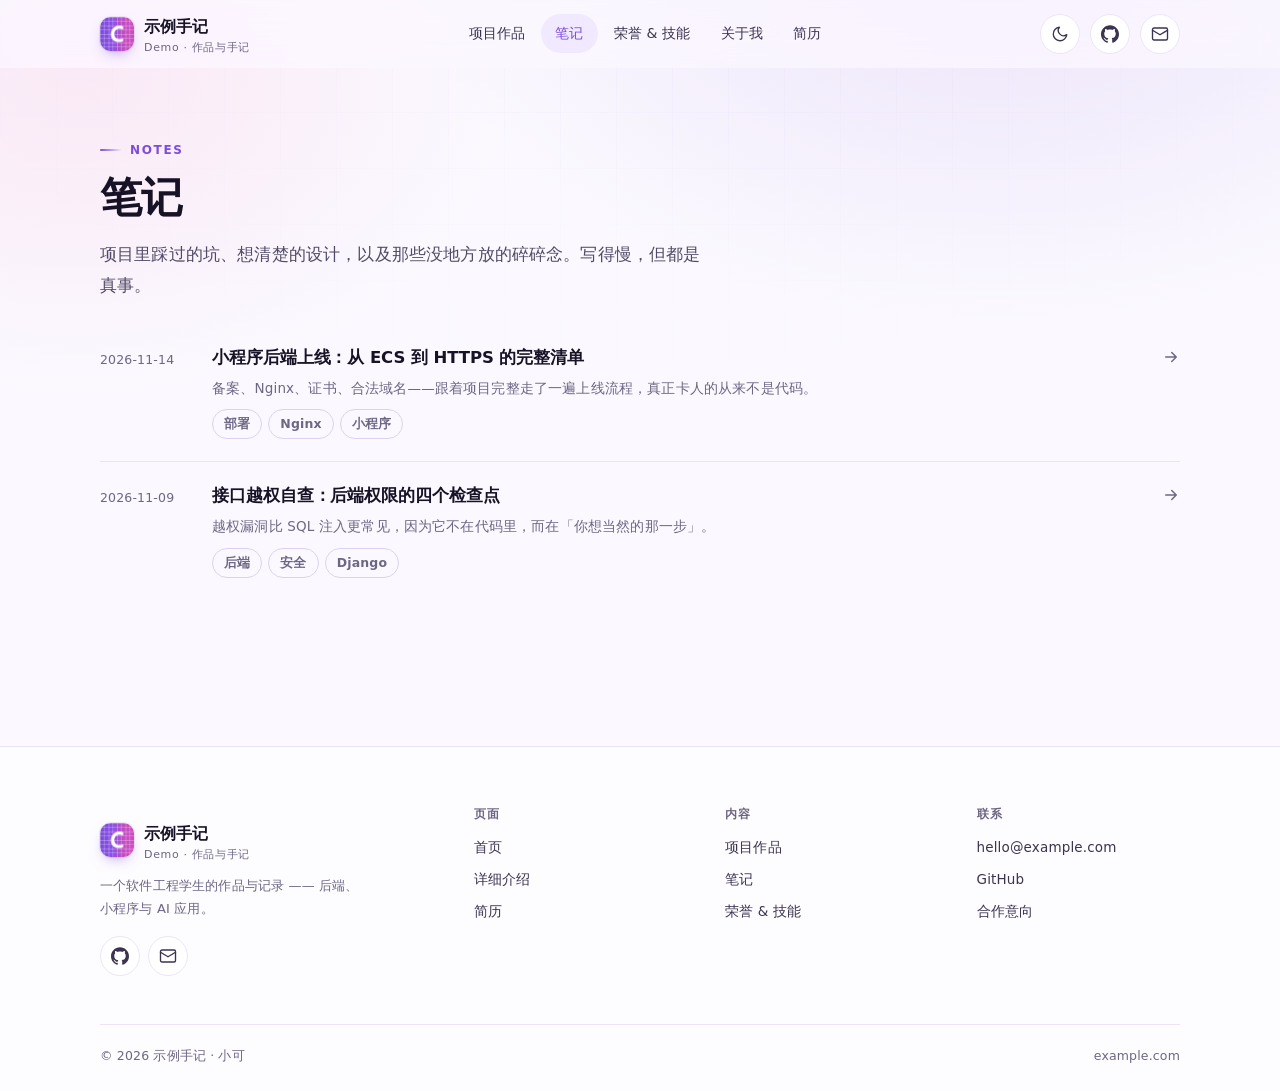
<file: notes/index.html>
<!DOCTYPE html>
<html lang="zh-CN" data-theme="light">
<head>
    <meta charset="UTF-8">
    <meta name="viewport" content="width=device-width, initial-scale=1">
    <title>笔记 | 示例手记</title>
    <meta name="description" content="小可的技术笔记：后端设计、小程序开发、部署与踩坑记录。">
    <meta name="author" content="小可">
    <meta name="theme-color" content="#FBF9FF">
    <meta name="robots" content="index,follow">
    <link rel="canonical" href="https://example.com/notes/">
    <meta property="og:type" content="website">
    <meta property="og:site_name" content="示例手记">
    <meta property="og:locale" content="zh_CN">
    <meta property="og:title" content="笔记 | 示例手记">
    <meta property="og:description" content="小可的技术笔记：后端设计、小程序开发、部署与踩坑记录。">
    <meta property="og:url" content="https://example.com/notes/">
    <meta property="og:image" content="https://example.com/img/og-cover.jpg">
    <link rel="icon" href="../favicon.ico" sizes="any">
    <link rel="icon" href="../img/favicon-32.png" type="image/png" sizes="32x32">
    <link rel="apple-touch-icon" href="../img/apple-touch-icon.png">
    <link rel="manifest" href="../site.webmanifest">
    <link rel="stylesheet" href="../css/main.css?v=20261116a">
    <script>
        (function () {
            var root = document.documentElement;
            try {
                var t = localStorage.getItem('coco-theme');
                if (!t) t = matchMedia('(prefers-color-scheme: dark)').matches ? 'dark' : 'light';
                root.setAttribute('data-theme', t);
            } catch (e) {}
            root.classList.add('js');
            setTimeout(function () {
                if (!root.hasAttribute('data-reveal-ready')) root.classList.remove('js');
            }, 2500);
        })();
    </script>
    <script src="../js/main.js?v=20261116a" defer></script>
    <script src="../js/analytics.js?v=20261116a" defer></script>
</head>
<body>
    <a class="skip-link" href="#main">跳到主要内容</a>
    <div class="scroll-progress" aria-hidden="true"></div>

    <header class="nav">
        <div class="nav__inner">
            <a class="brand" href="../index.html" aria-label="示例手记，返回首页">
                <span class="brand__mark" aria-hidden="true">C</span>
                <span>示例手记<span class="brand__sub">Demo · 作品与手记</span></span>
            </a>
            <nav class="nav__links" id="nav-links" aria-label="主导航">
                <a href="../index.html#project" data-nav="project">项目作品</a>
                <a href="../notes/index.html" data-nav="notes">笔记</a>
                <a href="../index.html#award" data-nav="award">荣誉 &amp; 技能</a>
                <a href="../about.html" data-nav="about">关于我</a>
                <a href="../resume.html" data-nav="resume">简历</a>
            </nav>
            <div class="nav__actions">
                <button class="icon-btn" type="button" data-theme-toggle aria-label="切换深色模式" aria-pressed="false">
                    <svg class="i-moon" viewBox="0 0 24 24" fill="none" stroke="currentColor" stroke-width="1.8" stroke-linecap="round" stroke-linejoin="round" aria-hidden="true"><path d="M21 12.8A9 9 0 1 1 11.2 3a7 7 0 0 0 9.8 9.8Z"/></svg>
                    <svg class="i-sun" viewBox="0 0 24 24" fill="none" stroke="currentColor" stroke-width="1.8" stroke-linecap="round" stroke-linejoin="round" aria-hidden="true"><circle cx="12" cy="12" r="4"/><path d="M12 2v2M12 20v2M2 12h2M20 12h2M4.9 4.9l1.4 1.4M17.7 17.7l1.4 1.4M19.1 4.9l-1.4 1.4M6.3 17.7l-1.4 1.4"/></svg>
                </button>
                                <a class="icon-btn" href="https://github.com/your-github" target="_blank" rel="noopener" aria-label="GitHub" data-track="github">
                    <svg viewBox="0 0 24 24" fill="currentColor" aria-hidden="true"><path d="M12 .297c-6.63 0-12 5.373-12 12 0 5.303 3.438 9.8 8.205 11.385.6.113.82-.258.82-.577 0-.285-.01-1.04-.015-2.04-3.338.724-4.042-1.61-4.042-1.61C4.422 18.07 3.633 17.7 3.633 17.7c-1.087-.744.084-.729.084-.729 1.205.084 1.838 1.236 1.838 1.236 1.07 1.835 2.809 1.305 3.495.998.108-.776.417-1.305.76-1.605-2.665-.3-5.466-1.332-5.466-5.93 0-1.31.465-2.38 1.235-3.22-.135-.303-.54-1.523.105-3.176 0 0 1.005-.322 3.3 1.23.96-.267 1.98-.399 3-.405 1.02.006 2.04.138 3 .405 2.28-1.552 3.285-1.23 3.285-1.23.645 1.653.24 2.873.12 3.176.765.84 1.23 1.91 1.23 3.22 0 4.61-2.805 5.625-5.475 5.92.42.36.81 1.096.81 2.22 0 1.606-.015 2.896-.015 3.286 0 .315.21.69.825.57C20.565 22.092 24 17.592 24 12.297c0-6.627-5.373-12-12-12"/></svg>
                </a>
                <a class="icon-btn" href="mailto:hello@example.com" aria-label="邮箱" data-track="email-click">
                    <svg viewBox="0 0 24 24" fill="none" stroke="currentColor" stroke-width="1.8" stroke-linecap="round" stroke-linejoin="round" aria-hidden="true"><rect x="2" y="4" width="20" height="16" rx="2"/><path d="m2 7 10 6 10-6"/></svg>
                </a>
                <button class="nav__toggle" type="button" aria-label="打开菜单" aria-expanded="false" aria-controls="nav-links">
                    <span></span><span></span><span></span>
                </button>
            </div>
        </div>
    </header>

    <main id="main">
        <div class="wrap page-head">
            <span class="eyebrow">Notes</span>
            <h1 class="section-title page-title">笔记</h1>
            <p class="lead" style="margin-top:14px;max-width:56ch;">项目里踩过的坑、想清楚的设计，以及那些没地方放的碎碎念。写得慢，但都是真事。</p>
        </div>

        <section class="section section--tight" style="padding-top:0;">
            <div class="wrap">
                <div class="postlist">
                    <a class="post" href="2026-11-14-deploy-https.html" data-track="note-view" data-track-label="小程序后端上线：从 ECS 到 HTTPS 的完整清单">
                        <span class="post__date">2026-11-14</span>
                        <span>
                            <span class="post__title">小程序后端上线：从 ECS 到 HTTPS 的完整清单</span>
                            <span class="post__desc">备案、Nginx、证书、合法域名——跟着项目完整走了一遍上线流程，真正卡人的从来不是代码。</span>
                            <span class="post__tags"><span class="chip chip--outline">部署</span><span class="chip chip--outline">Nginx</span><span class="chip chip--outline">小程序</span></span>
                        </span>
                        <span class="post__go" aria-hidden="true">
                            <svg viewBox="0 0 24 24" fill="none" stroke="currentColor" stroke-width="2" stroke-linecap="round" stroke-linejoin="round"><path d="M5 12h14M13 6l6 6-6 6"/></svg>
                        </span>
                    </a>
                    <a class="post" href="2026-11-09-api-permission-audit.html" data-track="note-view" data-track-label="接口越权自查：后端权限的四个检查点">
                        <span class="post__date">2026-11-09</span>
                        <span>
                            <span class="post__title">接口越权自查：后端权限的四个检查点</span>
                            <span class="post__desc">越权漏洞比 SQL 注入更常见，因为它不在代码里，而在「你想当然的那一步」。</span>
                            <span class="post__tags"><span class="chip chip--outline">后端</span><span class="chip chip--outline">安全</span><span class="chip chip--outline">Django</span></span>
                        </span>
                        <span class="post__go" aria-hidden="true">
                            <svg viewBox="0 0 24 24" fill="none" stroke="currentColor" stroke-width="2" stroke-linecap="round" stroke-linejoin="round"><path d="M5 12h14M13 6l6 6-6 6"/></svg>
                        </span>
                    </a>
                </div>
            </div>
        </section>

    </main>

    <footer class="footer">
        <div class="wrap">
            <div class="footer__grid">
                <div class="footer__brand">
                    <a class="brand" href="../index.html">
                        <span class="brand__mark" aria-hidden="true">C</span>
                        <span>示例手记<span class="brand__sub">Demo · 作品与手记</span></span>
                    </a>
                    <p>一个软件工程学生的作品与记录 —— 后端、小程序与 AI 应用。</p>
                    <div class="footer__social">
                        <a class="icon-btn" href="https://github.com/your-github" target="_blank" rel="noopener" aria-label="GitHub" data-track="github">
                            <svg viewBox="0 0 24 24" fill="currentColor" aria-hidden="true"><path d="M12 .297c-6.63 0-12 5.373-12 12 0 5.303 3.438 9.8 8.205 11.385.6.113.82-.258.82-.577 0-.285-.01-1.04-.015-2.04-3.338.724-4.042-1.61-4.042-1.61C4.422 18.07 3.633 17.7 3.633 17.7c-1.087-.744.084-.729.084-.729 1.205.084 1.838 1.236 1.838 1.236 1.07 1.835 2.809 1.305 3.495.998.108-.776.417-1.305.76-1.605-2.665-.3-5.466-1.332-5.466-5.93 0-1.31.465-2.38 1.235-3.22-.135-.303-.54-1.523.105-3.176 0 0 1.005-.322 3.3 1.23.96-.267 1.98-.399 3-.405 1.02.006 2.04.138 3 .405 2.28-1.552 3.285-1.23 3.285-1.23.645 1.653.24 2.873.12 3.176.765.84 1.23 1.91 1.23 3.22 0 4.61-2.805 5.625-5.475 5.92.42.36.81 1.096.81 2.22 0 1.606-.015 2.896-.015 3.286 0 .315.21.69.825.57C20.565 22.092 24 17.592 24 12.297c0-6.627-5.373-12-12-12"/></svg>
                        </a>
                        <a class="icon-btn" href="mailto:hello@example.com" aria-label="邮箱">
                            <svg viewBox="0 0 24 24" fill="none" stroke="currentColor" stroke-width="1.8" stroke-linecap="round" stroke-linejoin="round" aria-hidden="true"><rect x="2" y="4" width="20" height="16" rx="2"/><path d="m2 7 10 6 10-6"/></svg>
                        </a>
                    </div>
                </div>
                <div class="footer__col">
                    <h4>页面</h4>
                    <ul>
                        <li><a href="../index.html">首页</a></li>
                        <li><a href="../about.html">详细介绍</a></li>
                        <li><a href="../resume.html">简历</a></li>
                    </ul>
                </div>
                <div class="footer__col">
                    <h4>内容</h4>
                    <ul>
                        <li><a href="../index.html#project">项目作品</a></li>
                        <li><a href="../notes/index.html">笔记</a></li>
                        <li><a href="../index.html#award">荣誉 &amp; 技能</a></li>
                    </ul>
                </div>
                <div class="footer__col">
                    <h4>联系</h4>
                    <ul>
                        <li><a href="mailto:hello@example.com">hello@example.com</a></li>
                        <li><a href="https://github.com/your-github" target="_blank" rel="noopener" data-track="github">GitHub</a></li>
                        <li><a href="../index.html#contact">合作意向</a></li>
                    </ul>
                </div>
            </div>
            <!-- 备案号：备案通过后，把下面这行放进 footer__bottom 里并去掉注释
                 <a href="https://beian.miit.gov.cn/" target="_blank" rel="noopener">鲁ICP备XXXXXXXX号</a> -->
            <div class="footer__bottom">
                <span>© <span data-year>2026</span> 示例手记 · 小可</span>
                <span>example.com</span>
            </div>
        </div>
    </footer>

    <button class="to-top" type="button" aria-label="回到顶部">
        <svg viewBox="0 0 24 24" fill="none" stroke="currentColor" stroke-width="2" stroke-linecap="round" stroke-linejoin="round" aria-hidden="true"><path d="M12 19V5M5 12l7-7 7 7"/></svg>
    </button>
</body>
</html>
</file>
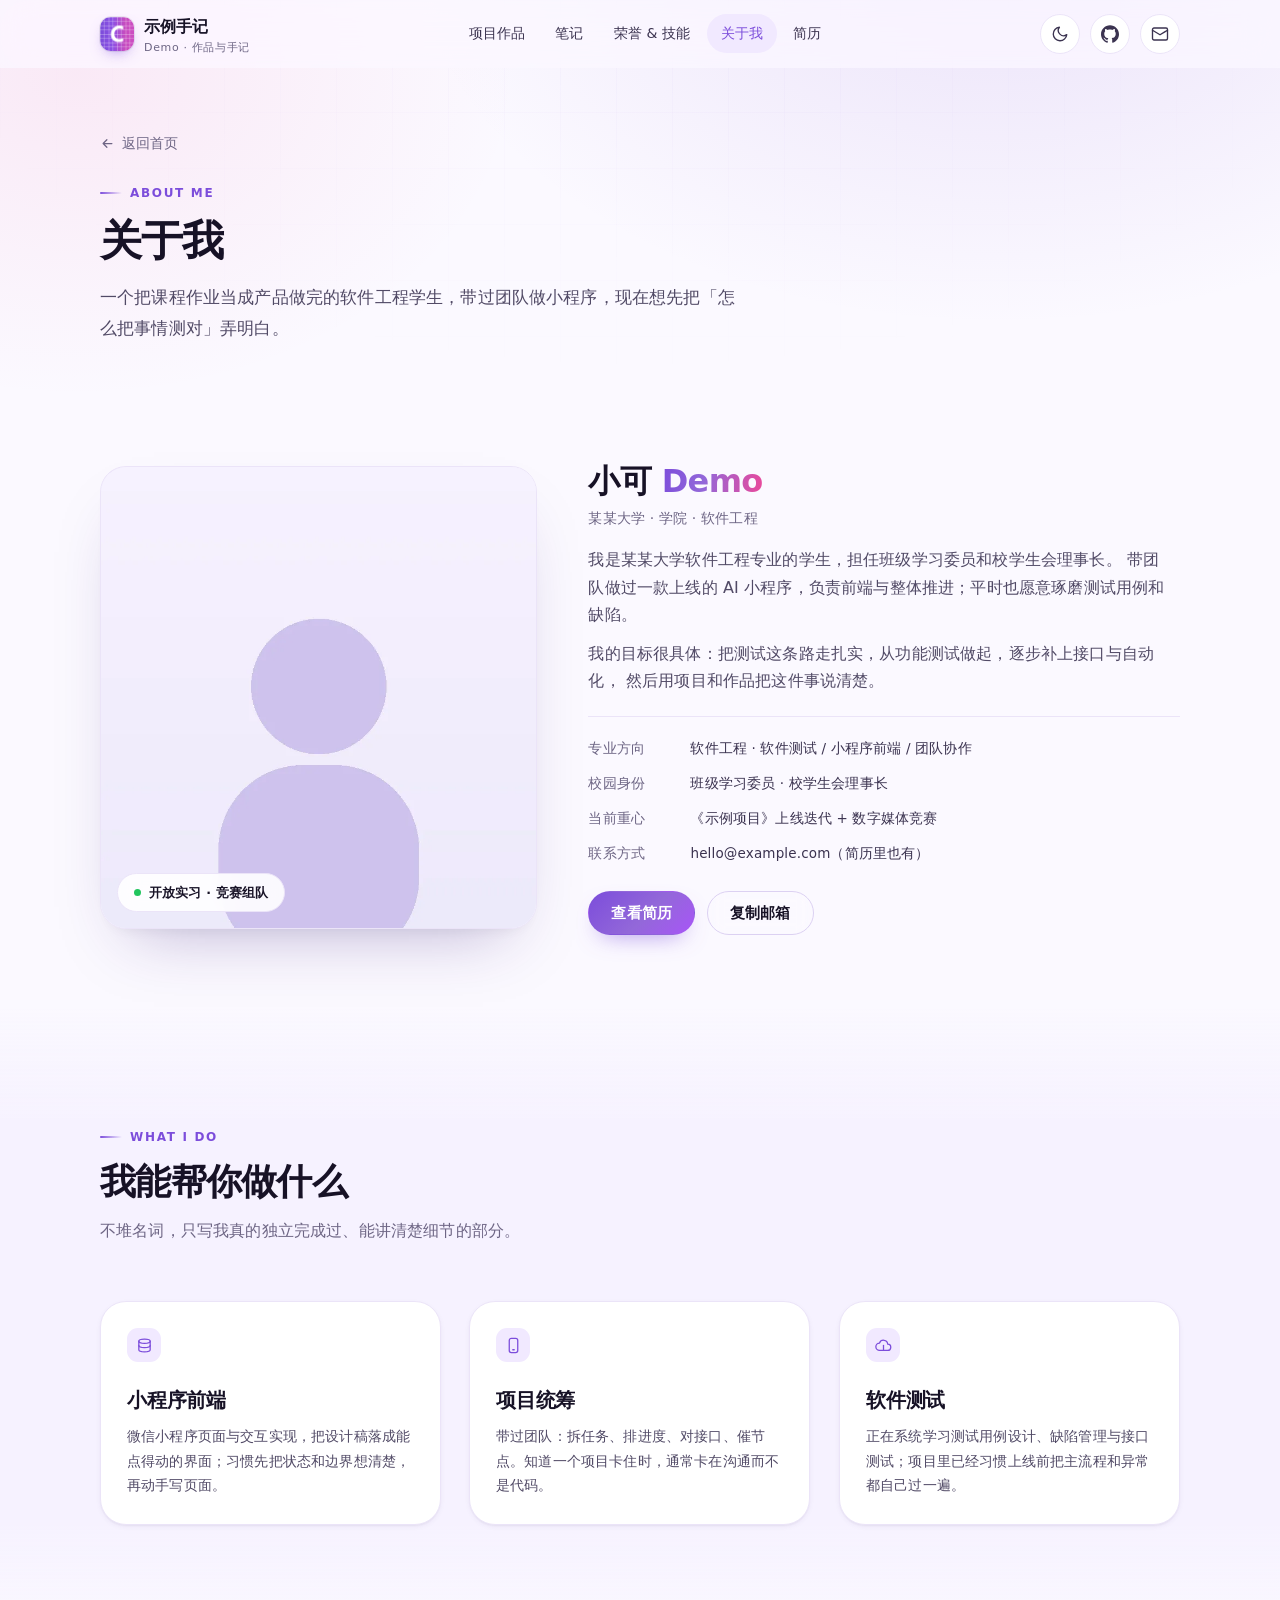
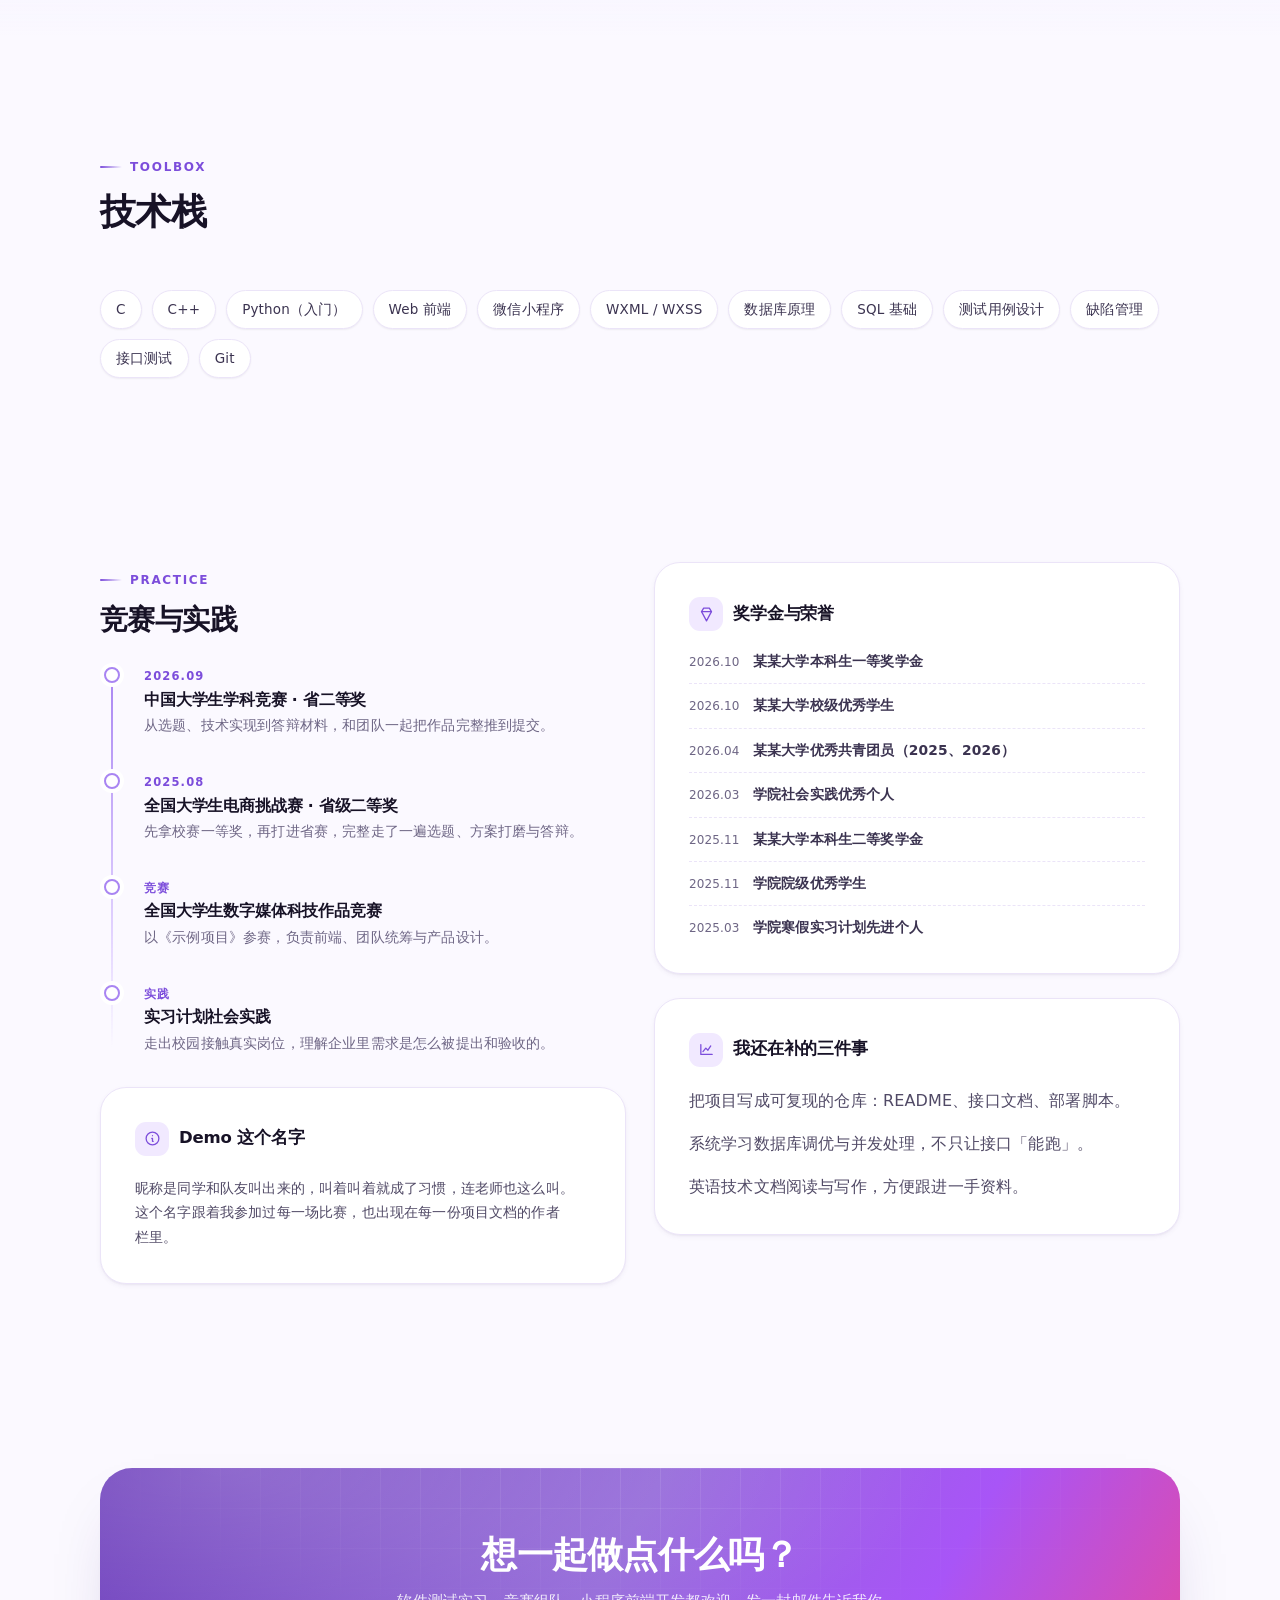
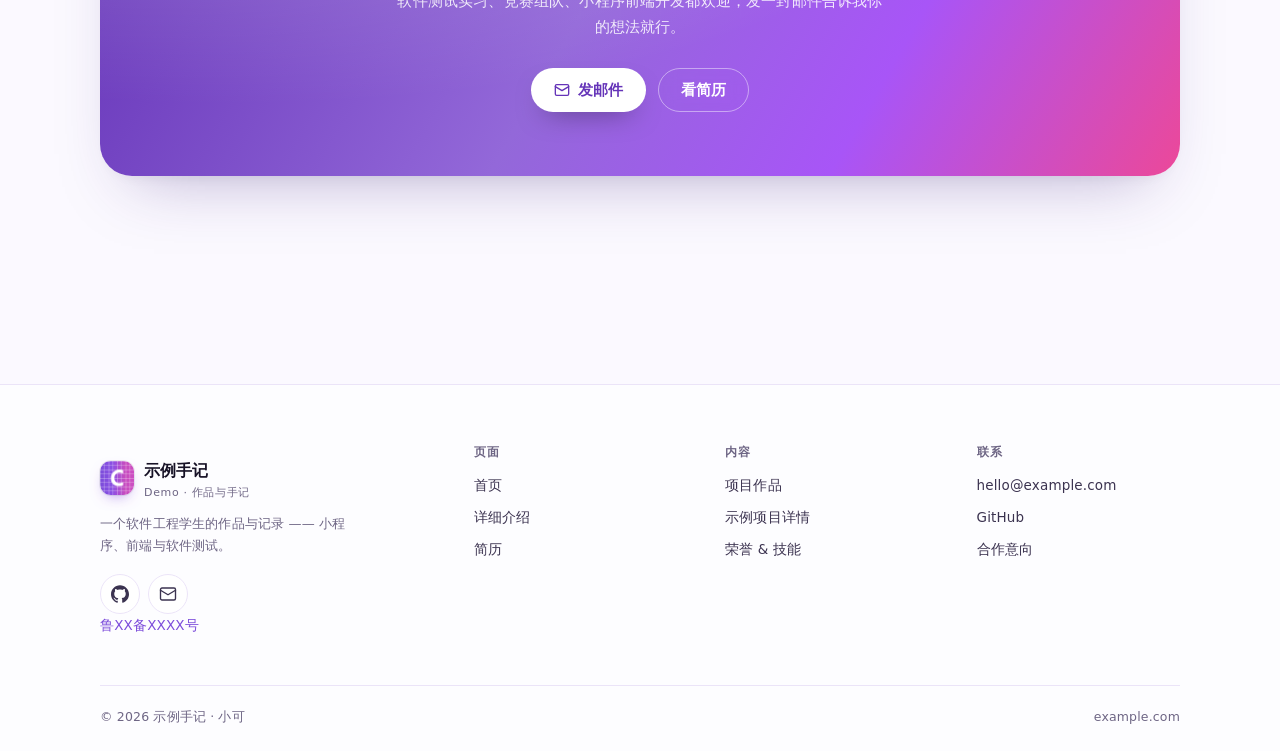
<file: about.html>
<!DOCTYPE html>
<html lang="zh-CN" data-theme="light">
<head>
    <meta charset="UTF-8">
    <meta name="viewport" content="width=device-width, initial-scale=1">
    <title>关于我 | 小可 · 示例手记</title>
    <meta name="description" content="小可的详细介绍：某某大学软件工程专业，班级学习委员、校学生会理事长。方向软件测试，主导过 AI 小程序的前端与团队推进。">
    <meta name="author" content="小可">
    <meta name="theme-color" content="#FBF9FF">
    <link rel="canonical" href="https://example.com/about.html">
    <meta property="og:type" content="profile">
    <meta property="og:site_name" content="示例手记">
    <meta property="og:title" content="关于我 | 小可">
    <meta property="og:description" content="某某大学软件工程专业，方向软件测试，主导过 AI 小程序的前端与团队推进。">
    <meta property="og:url" content="https://example.com/about.html">
    <meta property="og:image" content="https://example.com/img/og-cover.jpg">
    <link rel="icon" href="favicon.ico" sizes="any">
    <link rel="icon" href="img/favicon-32.png" type="image/png" sizes="32x32">
    <link rel="apple-touch-icon" href="img/apple-touch-icon.png">
    <link rel="manifest" href="site.webmanifest">
    <link rel="stylesheet" href="css/main.css?v=20261116a">
    <script>
        (function () {
            var root = document.documentElement;
            try {
                var t = localStorage.getItem('coco-theme');
                if (!t) t = matchMedia('(prefers-color-scheme: dark)').matches ? 'dark' : 'light';
                root.setAttribute('data-theme', t);
            } catch (e) {}
            root.classList.add('js');
            setTimeout(function () {
                if (!root.hasAttribute('data-reveal-ready')) root.classList.remove('js');
            }, 2500);
        })();
    </script>
    <script src="js/main.js?v=20261116a" defer></script>
    <script src="js/analytics.js?v=20261116a" defer></script>
</head>
<body>
    <a class="skip-link" href="#main">跳到主要内容</a>
    <div class="scroll-progress" aria-hidden="true"></div>

    <header class="nav">
        <div class="nav__inner">
            <a class="brand" href="index.html" aria-label="示例手记，返回首页">
                <span class="brand__mark" aria-hidden="true">C</span>
                <span>示例手记<span class="brand__sub">Demo · 作品与手记</span></span>
            </a>
            <nav class="nav__links" id="nav-links" aria-label="主导航">
                <a href="index.html#project" data-nav="project">项目作品</a>
                <a href="notes/index.html" data-nav="notes">笔记</a>
                <a href="index.html#award" data-nav="award">荣誉 &amp; 技能</a>
                <a href="about.html" data-nav="about">关于我</a>
                <a href="resume.html" data-nav="resume">简历</a>
            </nav>
            <div class="nav__actions">
                <button class="icon-btn" type="button" data-theme-toggle aria-label="切换深色模式" aria-pressed="false">
                    <svg class="i-moon" viewBox="0 0 24 24" fill="none" stroke="currentColor" stroke-width="1.8" stroke-linecap="round" stroke-linejoin="round" aria-hidden="true"><path d="M21 12.8A9 9 0 1 1 11.2 3a7 7 0 0 0 9.8 9.8Z"/></svg>
                    <svg class="i-sun" viewBox="0 0 24 24" fill="none" stroke="currentColor" stroke-width="1.8" stroke-linecap="round" stroke-linejoin="round" aria-hidden="true"><circle cx="12" cy="12" r="4"/><path d="M12 2v2M12 20v2M2 12h2M20 12h2M4.9 4.9l1.4 1.4M17.7 17.7l1.4 1.4M19.1 4.9l-1.4 1.4M6.3 17.7l-1.4 1.4"/></svg>
                </button>
                <a class="icon-btn" href="https://github.com/your-github" target="_blank" rel="noopener" aria-label="GitHub" data-track="github">
                    <svg viewBox="0 0 24 24" fill="currentColor" aria-hidden="true"><path d="M12 .297c-6.63 0-12 5.373-12 12 0 5.303 3.438 9.8 8.205 11.385.6.113.82-.258.82-.577 0-.285-.01-1.04-.015-2.04-3.338.724-4.042-1.61-4.042-1.61C4.422 18.07 3.633 17.7 3.633 17.7c-1.087-.744.084-.729.084-.729 1.205.084 1.838 1.236 1.838 1.236 1.07 1.835 2.809 1.305 3.495.998.108-.776.417-1.305.76-1.605-2.665-.3-5.466-1.332-5.466-5.93 0-1.31.465-2.38 1.235-3.22-.135-.303-.54-1.523.105-3.176 0 0 1.005-.322 3.3 1.23.96-.267 1.98-.399 3-.405 1.02.006 2.04.138 3 .405 2.28-1.552 3.285-1.23 3.285-1.23.645 1.653.24 2.873.12 3.176.765.84 1.23 1.91 1.23 3.22 0 4.61-2.805 5.625-5.475 5.92.42.36.81 1.096.81 2.22 0 1.606-.015 2.896-.015 3.286 0 .315.21.69.825.57C20.565 22.092 24 17.592 24 12.297c0-6.627-5.373-12-12-12"/></svg>
                </a>
                <a class="icon-btn" href="mailto:hello@example.com" aria-label="邮箱" data-track="email-click">
                    <svg viewBox="0 0 24 24" fill="none" stroke="currentColor" stroke-width="1.8" stroke-linecap="round" stroke-linejoin="round" aria-hidden="true"><rect x="2" y="4" width="20" height="16" rx="2"/><path d="m2 7 10 6 10-6"/></svg>
                </a>
                <button class="nav__toggle" type="button" aria-label="打开菜单" aria-expanded="false" aria-controls="nav-links">
                    <span></span><span></span><span></span>
                </button>
            </div>
        </div>
    </header>

    <main id="main">
        <div class="wrap page-head">
            <a class="back" href="index.html">
                <svg viewBox="0 0 24 24" fill="none" stroke="currentColor" stroke-width="2" stroke-linecap="round" stroke-linejoin="round" aria-hidden="true"><path d="M19 12H5M11 6l-6 6 6 6"/></svg>
                返回首页
            </a>
            <span class="eyebrow">About Me</span>
            <h1 class="section-title page-title">关于我</h1>
            <p class="lead" style="margin-top:14px;max-width:60ch;">
                一个把课程作业当成产品做完的软件工程学生，带过团队做小程序，现在想先把「怎么把事情测对」弄明白。
            </p>
        </div>

        <section class="section section--tight">
            <div class="wrap">
                <div class="profile">
                    <div class="profile__photo" data-fallback-host>
                        <picture>
                            <source srcset="img/avatar.webp" type="image/webp">
                            <img src="img/avatar.jpg" alt="小可" width="800" height="1066" data-fallback fetchpriority="high">
                        </picture>
                        <div class="portrait__empty">
                            <svg viewBox="0 0 24 24" width="28" height="28" fill="none" stroke="currentColor" stroke-width="1.6" stroke-linecap="round" aria-hidden="true"><circle cx="12" cy="8" r="4"/><path d="M4 21a8 8 0 0 1 16 0"/></svg>
                            <span>照片待放入 <code>img/avatar.jpg</code></span>
                        </div>
                        <span class="profile__badge">
                            <span style="position:relative;width:7px;height:7px;border-radius:50%;background:#22C55E;display:inline-block;" aria-hidden="true"></span>
                            开放实习 · 竞赛组队
                        </span>
                    </div>

                    <div>
                        <h2 class="profile__name">小可 <span class="gradient-text">Demo</span></h2>
                        <p class="profile__role">某某大学 · 学院 · 软件工程</p>

                        <div class="profile__text">
                            <p>
                                我是某某大学软件工程专业的学生，担任班级学习委员和校学生会理事长。
                                带团队做过一款上线的 AI 小程序，负责前端与整体推进；平时也愿意琢磨测试用例和缺陷。
                            </p>
                            <p>
                                我的目标很具体：把测试这条路走扎实，从功能测试做起，逐步补上接口与自动化，
                                然后用项目和作品把这件事说清楚。
                            </p>
                        </div>

                        <div class="dl">
                            <div class="dl__row"><span class="dl__k">专业方向</span><span class="dl__v">软件工程 · 软件测试 / 小程序前端 / 团队协作</span></div>
                            <div class="dl__row"><span class="dl__k">校园身份</span><span class="dl__v">班级学习委员 · 校学生会理事长</span></div>
                            <div class="dl__row"><span class="dl__k">当前重心</span><span class="dl__v">《示例项目》上线迭代 + 数字媒体竞赛</span></div>
                            <div class="dl__row"><span class="dl__k">联系方式</span><span class="dl__v">hello@example.com（简历里也有）</span></div>
                        </div>

                        <div class="row wrapf gap-12" style="margin-top:26px;">
                            <a class="btn btn--primary" href="resume.html">查看简历</a>
                            <button class="btn btn--ghost" type="button" data-copy="hello@example.com" data-track="copy-email">复制邮箱</button>
                        </div>
                    </div>
                </div>
            </div>
        </section>

        <!-- 能力 -->
        <section class="section section--alt">
            <div class="wrap">
                <div class="section-head" data-reveal>
                    <span class="eyebrow">What I Do</span>
                    <h2 class="section-title">我能帮你做什么</h2>
                    <p class="section-desc">不堆名词，只写我真的独立完成过、能讲清楚细节的部分。</p>
                </div>

                <div class="cards cards--3">
                    <article class="card" data-reveal>
                        <div class="card__body">
                            <span class="panel__icon" aria-hidden="true">
                                <svg viewBox="0 0 24 24" fill="none" stroke="currentColor" stroke-width="1.8" stroke-linecap="round" stroke-linejoin="round"><ellipse cx="12" cy="6" rx="8" ry="3"/><path d="M4 6v6c0 1.7 3.6 3 8 3s8-1.3 8-3V6"/><path d="M4 12v6c0 1.7 3.6 3 8 3s8-1.3 8-3v-6"/></svg>
                            </span>
                            <h3 class="card__title" style="margin-top:14px;">小程序前端</h3>
                            <p class="card__text">微信小程序页面与交互实现，把设计稿落成能点得动的界面；习惯先把状态和边界想清楚，再动手写页面。</p>
                        </div>
                    </article>

                    <article class="card" data-reveal style="--d:80ms">
                        <div class="card__body">
                            <span class="panel__icon" aria-hidden="true">
                                <svg viewBox="0 0 24 24" fill="none" stroke="currentColor" stroke-width="1.8" stroke-linecap="round" stroke-linejoin="round"><rect x="6" y="2" width="12" height="20" rx="3"/><path d="M11 18h2"/></svg>
                            </span>
                            <h3 class="card__title" style="margin-top:14px;">项目统筹</h3>
                            <p class="card__text">带过团队：拆任务、排进度、对接口、催节点。知道一个项目卡住时，通常卡在沟通而不是代码。</p>
                        </div>
                    </article>

                    <article class="card" data-reveal style="--d:160ms">
                        <div class="card__body">
                            <span class="panel__icon" aria-hidden="true">
                                <svg viewBox="0 0 24 24" fill="none" stroke="currentColor" stroke-width="1.8" stroke-linecap="round" stroke-linejoin="round"><path d="M17.5 19a4.5 4.5 0 0 0 .5-9 6 6 0 0 0-11.6-1.5A4 4 0 0 0 6.5 19Z"/><path d="M12 12v6"/></svg>
                            </span>
                            <h3 class="card__title" style="margin-top:14px;">软件测试</h3>
                            <p class="card__text">正在系统学习测试用例设计、缺陷管理与接口测试；项目里已经习惯上线前把主流程和异常都自己过一遍。</p>
                        </div>
                    </article>
                </div>
            </div>
        </section>

        <!-- 技术栈 -->
        <section class="section">
            <div class="wrap">
                <div class="section-head" data-reveal>
                    <span class="eyebrow">Toolbox</span>
                    <h2 class="section-title">技术栈</h2>
                </div>
                <div class="tagwall" data-reveal>
                    <span class="tag">C</span>
                    <span class="tag">C++</span>
                    <span class="tag">Python（入门）</span>
                    <span class="tag">Web 前端</span>
                    <span class="tag">微信小程序</span>
                    <span class="tag">WXML / WXSS</span>
                    <span class="tag">数据库原理</span>
                    <span class="tag">SQL 基础</span>
                    <span class="tag">测试用例设计</span>
                    <span class="tag">缺陷管理</span>
                    <span class="tag">接口测试</span>
                    <span class="tag">Git</span>
                </div>
            </div>
        </section>

        <!-- 竞赛与实践 -->
        <section class="section section--tight">
            <div class="wrap">
                <div class="grid-2">
                    <div data-reveal>
                        <div class="section-head" style="margin-bottom:24px;">
                            <span class="eyebrow">Practice</span>
                            <h2 class="section-title section-title--sm">竞赛与实践</h2>
                        </div>
                        <div class="timeline">
                            <div class="tl">
                                <span class="tl__tag">2026.09</span>
                                <h4 class="tl__title">中国大学生学科竞赛 · 省二等奖</h4>
                                <p class="tl__text">从选题、技术实现到答辩材料，和团队一起把作品完整推到提交。</p>
                            </div>
                            <div class="tl">
                                <span class="tl__tag">2025.08</span>
                                <h4 class="tl__title">全国大学生电商挑战赛 · 省级二等奖</h4>
                                <p class="tl__text">先拿校赛一等奖，再打进省赛，完整走了一遍选题、方案打磨与答辩。</p>
                            </div>
                            <div class="tl">
                                <span class="tl__tag">竞赛</span>
                                <h4 class="tl__title">全国大学生数字媒体科技作品竞赛</h4>
                                <p class="tl__text">以《示例项目》参赛，负责前端、团队统筹与产品设计。</p>
                            </div>
                            <div class="tl">
                                <span class="tl__tag">实践</span>
                                <h4 class="tl__title">实习计划社会实践</h4>
                                <p class="tl__text">走出校园接触真实岗位，理解企业里需求是怎么被提出和验收的。</p>
                            </div>
                        </div>

                        <div class="panel" style="margin-top:32px;">
                            <div class="panel__head">
                                <span class="panel__icon" aria-hidden="true">
                                    <svg viewBox="0 0 24 24" fill="none" stroke="currentColor" stroke-width="1.8" stroke-linecap="round" stroke-linejoin="round"><circle cx="12" cy="12" r="9"/><path d="M12 8h.01M11 12h1v4h1"/></svg>
                                </span>
                                <h3 class="panel__title">Demo 这个名字</h3>
                            </div>
                            <p class="card__text">
                                昵称是同学和队友叫出来的，叫着叫着就成了习惯，连老师也这么叫。
                                这个名字跟着我参加过每一场比赛，也出现在每一份项目文档的作者栏里。
                            </p>
                        </div>
                    </div>

                    <div class="stack gap-24" data-reveal style="--d:80ms">
                        <div class="panel">
                            <div class="panel__head">
                                <span class="panel__icon" aria-hidden="true">
                                    <svg viewBox="0 0 24 24" fill="none" stroke="currentColor" stroke-width="1.8" stroke-linecap="round" stroke-linejoin="round"><path d="M8 3h8l3 5-7 13L5 8l3-5Z"/><path d="M5 8h14"/></svg>
                                </span>
                                <h3 class="panel__title">奖学金与荣誉</h3>
                            </div>
                            <div class="awards awards--plain">
                                <div class="award">
                                    <span class="award__date">2026.10</span>
                                    <span class="award__name">某某大学本科生一等奖学金</span>
                                </div>
                                <div class="award">
                                    <span class="award__date">2026.10</span>
                                    <span class="award__name">某某大学校级优秀学生</span>
                                </div>
                                <div class="award">
                                    <span class="award__date">2026.04</span>
                                    <span class="award__name">某某大学优秀共青团员（2025、2026）</span>
                                </div>
                                <div class="award">
                                    <span class="award__date">2026.03</span>
                                    <span class="award__name">学院社会实践优秀个人</span>
                                </div>
                                <div class="award">
                                    <span class="award__date">2025.11</span>
                                    <span class="award__name">某某大学本科生二等奖学金</span>
                                </div>
                                <div class="award">
                                    <span class="award__date">2025.11</span>
                                    <span class="award__name">学院院级优秀学生</span>
                                </div>
                                <div class="award">
                                    <span class="award__date">2025.03</span>
                                    <span class="award__name">学院寒假实习计划先进个人</span>
                                </div>
                            </div>
                        </div>

                        <div class="panel">
                            <div class="panel__head">
                                <span class="panel__icon" aria-hidden="true">
                                    <svg viewBox="0 0 24 24" fill="none" stroke="currentColor" stroke-width="1.8" stroke-linecap="round" stroke-linejoin="round"><path d="M4 19V5M4 19h16"/><path d="m7 15 4-5 3 3 4-6"/></svg>
                                </span>
                                <h3 class="panel__title">我还在补的三件事</h3>
                            </div>
                            <ul class="prose" style="margin-top:0;">
                                <li>把项目写成可复现的仓库：README、接口文档、部署脚本。</li>
                                <li>系统学习数据库调优与并发处理，不只让接口「能跑」。</li>
                                <li>英语技术文档阅读与写作，方便跟进一手资料。</li>
                            </ul>
                        </div>
                    </div>
                </div>
            </div>
        </section>

        <section class="section">
            <div class="wrap">
                <div class="cta" data-reveal>
                    <h2 class="cta__title">想一起做点什么吗？</h2>
                    <p class="cta__text">软件测试实习、竞赛组队、小程序前端开发都欢迎，发一封邮件告诉我你的想法就行。</p>
                    <div class="cta__actions">
                        <a class="btn btn--primary" href="mailto:hello@example.com" data-track="email-click">
                            <svg viewBox="0 0 24 24" fill="none" stroke="currentColor" stroke-width="2" stroke-linecap="round" stroke-linejoin="round" aria-hidden="true"><rect x="2" y="4" width="20" height="16" rx="2"/><path d="m2 7 10 6 10-6"/></svg>
                            发邮件
                        </a>
                        <a class="btn btn--ghost" href="resume.html">看简历</a>
                    </div>
                </div>
            </div>
        </section>
    </main>

    <footer class="footer">
        <div class="wrap">
            <div class="footer__grid">
                <div class="footer__brand">
                    <a class="brand" href="index.html">
                        <span class="brand__mark" aria-hidden="true">C</span>
                        <span>示例手记<span class="brand__sub">Demo · 作品与手记</span></span>
                    </a>
                    <p>一个软件工程学生的作品与记录 —— 小程序、前端与软件测试。</p>
                    <div class="footer__social">
                        <a class="icon-btn" href="https://github.com/your-github" target="_blank" rel="noopener" aria-label="GitHub">
                            <svg viewBox="0 0 24 24" fill="currentColor" aria-hidden="true"><path d="M12 .297c-6.63 0-12 5.373-12 12 0 5.303 3.438 9.8 8.205 11.385.6.113.82-.258.82-.577 0-.285-.01-1.04-.015-2.04-3.338.724-4.042-1.61-4.042-1.61C4.422 18.07 3.633 17.7 3.633 17.7c-1.087-.744.084-.729.084-.729 1.205.084 1.838 1.236 1.838 1.236 1.07 1.835 2.809 1.305 3.495.998.108-.776.417-1.305.76-1.605-2.665-.3-5.466-1.332-5.466-5.93 0-1.31.465-2.38 1.235-3.22-.135-.303-.54-1.523.105-3.176 0 0 1.005-.322 3.3 1.23.96-.267 1.98-.399 3-.405 1.02.006 2.04.138 3 .405 2.28-1.552 3.285-1.23 3.285-1.23.645 1.653.24 2.873.12 3.176.765.84 1.23 1.91 1.23 3.22 0 4.61-2.805 5.625-5.475 5.92.42.36.81 1.096.81 2.22 0 1.606-.015 2.896-.015 3.286 0 .315.21.69.825.57C20.565 22.092 24 17.592 24 12.297c0-6.627-5.373-12-12-12"/></svg>
                        </a>
                        <a class="icon-btn" href="mailto:hello@example.com" aria-label="邮箱">
                            <svg viewBox="0 0 24 24" fill="none" stroke="currentColor" stroke-width="1.8" stroke-linecap="round" stroke-linejoin="round" aria-hidden="true"><rect x="2" y="4" width="20" height="16" rx="2"/><path d="m2 7 10 6 10-6"/></svg>
                        </a>
                    </div>
                </div>
                <div class="footer__col">
                    <h4>页面</h4>
                    <ul>
                        <li><a href="index.html">首页</a></li>
                        <li><a href="about.html">详细介绍</a></li>
                        <li><a href="resume.html">简历</a></li>
                    </ul>
                </div>
                <div class="footer__col">
                    <h4>内容</h4>
                    <ul>
                        <li><a href="index.html#project">项目作品</a></li>
                        <li><a href="detail.html">示例项目详情</a></li>
                        <li><a href="index.html#award">荣誉 &amp; 技能</a></li>
                    </ul>
                </div>
                <div class="footer__col">
                    <h4>联系</h4>
                    <ul>
                        <li><a href="mailto:hello@example.com">hello@example.com</a></li>
                        <li><a href="https://github.com/your-github" target="_blank" rel="noopener">GitHub</a></li>
                        <li><a href="index.html#contact">合作意向</a></li>
                    </ul>
                </div>
            </div>
            <!-- 备案号：备案通过后，把下面这行放进 footer__bottom 里并去掉注释-->
                 <a href="https://beian.miit.gov.cn/" target="_blank" rel="noopener">鲁XX备XXXX号</a>  
            <div class="footer__bottom">
                <span>© <span data-year>2026</span> 示例手记 · 小可</span>
                <span>example.com</span>
            </div>
        </div>
    </footer>

    <button class="to-top" type="button" aria-label="回到顶部">
        <svg viewBox="0 0 24 24" fill="none" stroke="currentColor" stroke-width="2" stroke-linecap="round" stroke-linejoin="round" aria-hidden="true"><path d="M12 19V5M5 12l7-7 7 7"/></svg>
    </button>

    <div class="toast" role="status" aria-live="polite">
        <svg viewBox="0 0 24 24" fill="none" stroke="currentColor" stroke-width="2.4" stroke-linecap="round" stroke-linejoin="round" aria-hidden="true"><path d="M4 12l5 5L20 6"/></svg>
        <span data-toast-text></span>
    </div>
</body>
</html>
</file>
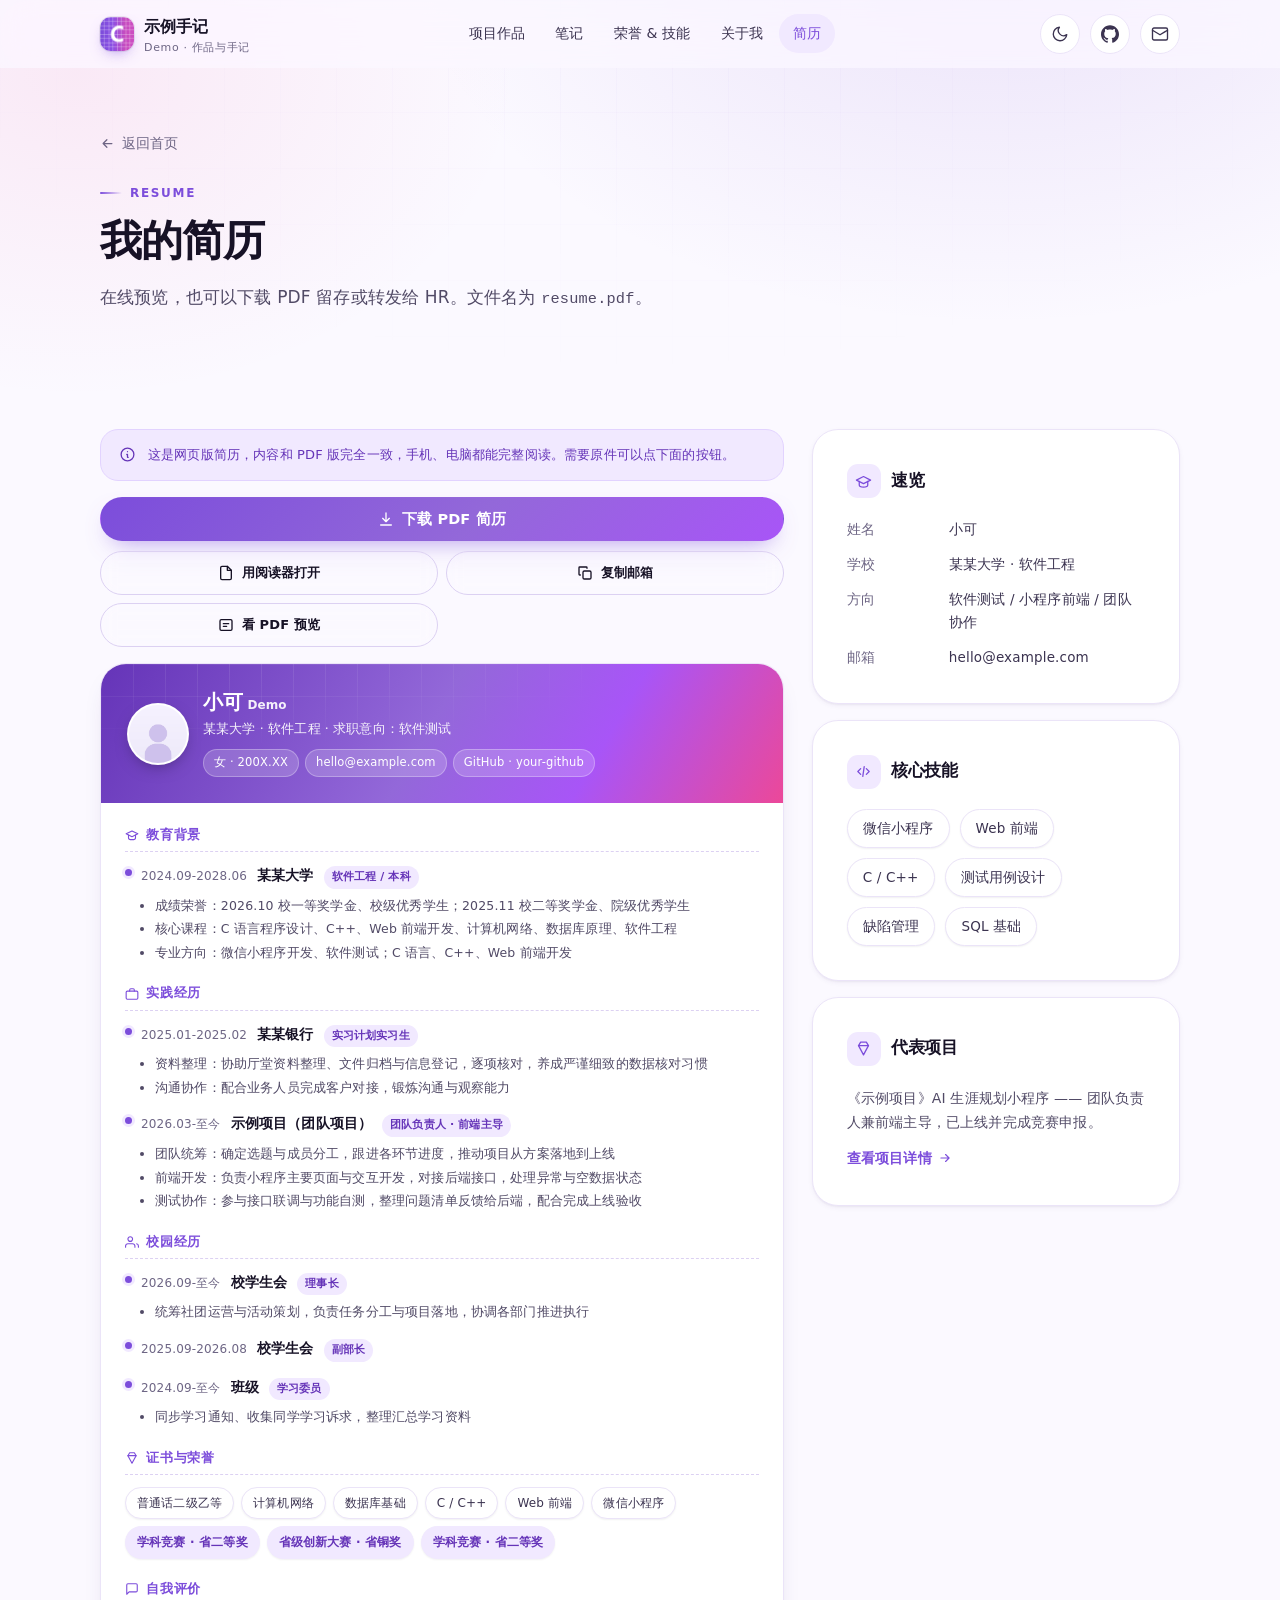
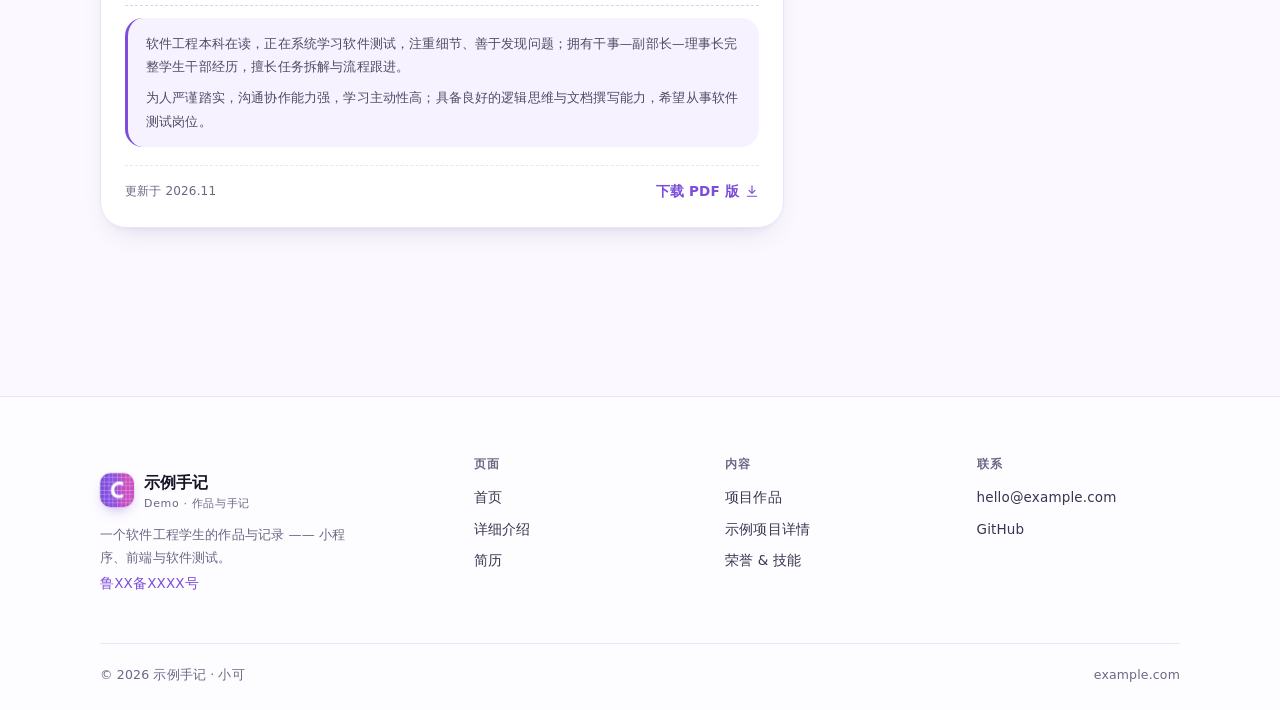
<file: resume.html>
<!DOCTYPE html>
<html lang="zh-CN" data-theme="light">
<head>
    <meta charset="UTF-8">
    <meta name="viewport" content="width=device-width, initial-scale=1">
    <title>简历 | 小可 · 示例手记</title>
    <meta name="description" content="小可的在线简历：某某大学软件工程，方向软件测试，主导过 AI 小程序的前端与团队推进，附 PDF 下载。">
    <meta name="author" content="小可">
    <meta name="theme-color" content="#FBF9FF">
    <meta name="robots" content="index,follow">
    <link rel="canonical" href="https://example.com/resume.html">
    <meta property="og:type" content="profile">
    <meta property="og:site_name" content="示例手记">
    <meta property="og:title" content="简历 | 小可">
    <meta property="og:description" content="软件测试方向，主导过 AI 小程序的前端与团队推进，附 PDF 下载。">
    <meta property="og:url" content="https://example.com/resume.html">
    <meta property="og:image" content="https://example.com/img/og-cover.jpg">
    <link rel="icon" href="favicon.ico" sizes="any">
    <link rel="icon" href="img/favicon-32.png" type="image/png" sizes="32x32">
    <link rel="apple-touch-icon" href="img/apple-touch-icon.png">
    <link rel="manifest" href="site.webmanifest">
    <link rel="stylesheet" href="css/main.css?v=20261116a">
    <script>
        (function () {
            var root = document.documentElement;
            try {
                var t = localStorage.getItem('coco-theme');
                if (!t) t = matchMedia('(prefers-color-scheme: dark)').matches ? 'dark' : 'light';
                root.setAttribute('data-theme', t);
            } catch (e) {}
            /* 判断设备：手机显示网页版简历，电脑显示 PDF 预览
               三重判断，避免某些浏览器 UA 里没有 Mobile 字样而走错分支 */
            var ua = navigator.userAgent || '';
            var touch = (navigator.maxTouchPoints || 0) > 0;
            var smallScreen = Math.min(window.innerWidth || 9999, screen.width || 9999) <= 820;
            var isMobile = /Android|iPhone|iPad|iPod|Windows Phone|HarmonyOS|BlackBerry|IEMobile|Opera Mini|Mobile|MicroMessenger/i.test(ua)
                || (navigator.platform === 'MacIntel' && touch)
                || (touch && smallScreen);
            root.setAttribute('data-device', isMobile ? 'mobile' : 'desktop');
            /* 初始视图：手机 → 网页版；电脑但不支持内嵌 PDF → 网页版；否则 PDF 预览 */
            var mode = isMobile ? 'web' : 'pdf';
            if (!isMobile && navigator.pdfViewerEnabled === false) mode = 'web';
            root.setAttribute('data-resume-mode', mode);
            root.classList.add('js');
            setTimeout(function () {
                if (!root.hasAttribute('data-reveal-ready')) root.classList.remove('js');
            }, 2500);
        })();
    </script>
    <script src="js/main.js?v=20261116a" defer></script>
    <script src="js/analytics.js?v=20261116a" defer></script>
</head>
<body>
    <a class="skip-link" href="#main">跳到主要内容</a>
    <div class="scroll-progress" aria-hidden="true"></div>

    <header class="nav">
        <div class="nav__inner">
            <a class="brand" href="index.html" aria-label="示例手记，返回首页">
                <span class="brand__mark" aria-hidden="true">C</span>
                <span>示例手记<span class="brand__sub">Demo · 作品与手记</span></span>
            </a>
            <nav class="nav__links" id="nav-links" aria-label="主导航">
                <a href="index.html#project" data-nav="project">项目作品</a>
                <a href="notes/index.html" data-nav="notes">笔记</a>
                <a href="index.html#award" data-nav="award">荣誉 &amp; 技能</a>
                <a href="about.html" data-nav="about">关于我</a>
                <a href="resume.html" data-nav="resume">简历</a>
            </nav>
            <div class="nav__actions">
                <button class="icon-btn" type="button" data-theme-toggle aria-label="切换深色模式" aria-pressed="false">
                    <svg class="i-moon" viewBox="0 0 24 24" fill="none" stroke="currentColor" stroke-width="1.8" stroke-linecap="round" stroke-linejoin="round" aria-hidden="true"><path d="M21 12.8A9 9 0 1 1 11.2 3a7 7 0 0 0 9.8 9.8Z"/></svg>
                    <svg class="i-sun" viewBox="0 0 24 24" fill="none" stroke="currentColor" stroke-width="1.8" stroke-linecap="round" stroke-linejoin="round" aria-hidden="true"><circle cx="12" cy="12" r="4"/><path d="M12 2v2M12 20v2M2 12h2M20 12h2M4.9 4.9l1.4 1.4M17.7 17.7l1.4 1.4M19.1 4.9l-1.4 1.4M6.3 17.7l-1.4 1.4"/></svg>
                </button>
                <a class="icon-btn" href="https://github.com/your-github" target="_blank" rel="noopener" aria-label="GitHub" data-track="github">
                    <svg viewBox="0 0 24 24" fill="currentColor" aria-hidden="true"><path d="M12 .297c-6.63 0-12 5.373-12 12 0 5.303 3.438 9.8 8.205 11.385.6.113.82-.258.82-.577 0-.285-.01-1.04-.015-2.04-3.338.724-4.042-1.61-4.042-1.61C4.422 18.07 3.633 17.7 3.633 17.7c-1.087-.744.084-.729.084-.729 1.205.084 1.838 1.236 1.838 1.236 1.07 1.835 2.809 1.305 3.495.998.108-.776.417-1.305.76-1.605-2.665-.3-5.466-1.332-5.466-5.93 0-1.31.465-2.38 1.235-3.22-.135-.303-.54-1.523.105-3.176 0 0 1.005-.322 3.3 1.23.96-.267 1.98-.399 3-.405 1.02.006 2.04.138 3 .405 2.28-1.552 3.285-1.23 3.285-1.23.645 1.653.24 2.873.12 3.176.765.84 1.23 1.91 1.23 3.22 0 4.61-2.805 5.625-5.475 5.92.42.36.81 1.096.81 2.22 0 1.606-.015 2.896-.015 3.286 0 .315.21.69.825.57C20.565 22.092 24 17.592 24 12.297c0-6.627-5.373-12-12-12"/></svg>
                </a>
                <a class="icon-btn" href="mailto:hello@example.com" aria-label="邮箱" data-track="email-click">
                    <svg viewBox="0 0 24 24" fill="none" stroke="currentColor" stroke-width="1.8" stroke-linecap="round" stroke-linejoin="round" aria-hidden="true"><rect x="2" y="4" width="20" height="16" rx="2"/><path d="m2 7 10 6 10-6"/></svg>
                </a>
                <button class="nav__toggle" type="button" aria-label="打开菜单" aria-expanded="false" aria-controls="nav-links">
                    <span></span><span></span><span></span>
                </button>
            </div>
        </div>
    </header>

    <main id="main">
        <div class="wrap page-head">
            <a class="back" href="index.html">
                <svg viewBox="0 0 24 24" fill="none" stroke="currentColor" stroke-width="2" stroke-linecap="round" stroke-linejoin="round" aria-hidden="true"><path d="M19 12H5M11 6l-6 6 6 6"/></svg>
                返回首页
            </a>
            <span class="eyebrow">Resume</span>
            <h1 class="section-title page-title">我的简历</h1>
            <p class="lead" style="margin-top:14px;max-width:58ch;">
                在线预览，也可以下载 PDF 留存或转发给 HR。文件名为 <code style="font-family:var(--font-mono);font-size:.9em;">resume.pdf</code>。
            </p>

            <div class="row wrapf gap-12 page-head__actions" style="margin-top:24px;">
                <a class="btn btn--primary" href="resume.pdf" download data-track="resume-download">
                    <svg viewBox="0 0 24 24" fill="none" stroke="currentColor" stroke-width="2" stroke-linecap="round" stroke-linejoin="round" aria-hidden="true"><path d="M12 3v12M7 11l5 5 5-5M4 21h16"/></svg>
                    下载 PDF 简历
                </a>
                <button class="btn btn--ghost" type="button" data-copy="hello@example.com" data-track="copy-email">
                    <svg viewBox="0 0 24 24" fill="none" stroke="currentColor" stroke-width="2" stroke-linecap="round" stroke-linejoin="round" aria-hidden="true"><rect x="9" y="9" width="12" height="12" rx="2"/><path d="M5 15H4a1 1 0 0 1-1-1V4a1 1 0 0 1 1-1h10a1 1 0 0 1 1 1v1"/></svg>
                    复制邮箱
                </button>
            </div>
        </div>

        <section class="section section--tight">
            <div class="wrap">
                <div class="grid-aside">
                    <div class="stack gap-16" data-resume>

                        <!-- ① PDF 预览：电脑且浏览器支持时显示 -->
                        <div data-view="pdf" class="stack gap-16">
                            <div class="note">
                                <svg viewBox="0 0 24 24" fill="none" stroke="currentColor" stroke-width="1.8" stroke-linecap="round" stroke-linejoin="round" aria-hidden="true"><circle cx="12" cy="12" r="9"/><path d="M12 8h.01M11 12h1v4h1"/></svg>
                                <span>下面是简历 PDF 的在线预览。如果预览空白或加载失败，页面会自动切到
                                    <a href="#" data-resume-switch="web">网页版简历</a>，也可以直接下载 PDF。</span>
                            </div>

                            <div class="pdf-shell">
                                <div class="pdf-bar">
                                    <span>resume.pdf · 在线预览</span>
                                    <a class="arrow-link" href="resume.pdf" download data-track="resume-download">
                                        下载
                                        <svg viewBox="0 0 24 24" fill="none" stroke="currentColor" stroke-width="2" stroke-linecap="round" stroke-linejoin="round" aria-hidden="true"><path d="M12 3v12M7 11l5 5 5-5M4 21h16"/></svg>
                                    </a>
                                </div>
                                <object class="pdf-doc" data="resume.pdf" type="application/pdf" title="简历 PDF 在线预览">
                                    <div class="pdf-fallback">
                                        当前浏览器不支持内嵌预览 PDF<br>
                                        正在为你切换到网页版简历…
                                    </div>
                                </object>
                            </div>
                        </div>

                        <!-- ② 网页版简历：手机 / 预览失败时自动切换到这里 -->
                        <div data-view="web" class="stack gap-16">
                            <div class="note">
                                <svg viewBox="0 0 24 24" fill="none" stroke="currentColor" stroke-width="1.8" stroke-linecap="round" stroke-linejoin="round" aria-hidden="true"><circle cx="12" cy="12" r="9"/><path d="M12 8h.01M11 12h1v4h1"/></svg>
                                <span>这是网页版简历，内容和 PDF 版完全一致，手机、电脑都能完整阅读。需要原件可以点下面的按钮。</span>
                            </div>

                            <div class="rv-actions">
                                <a class="btn btn--primary" href="resume.pdf" download data-track="resume-download">
                                    <svg viewBox="0 0 24 24" fill="none" stroke="currentColor" stroke-width="2" stroke-linecap="round" stroke-linejoin="round" aria-hidden="true"><path d="M12 3v12M7 11l5 5 5-5M4 21h16"/></svg>
                                    下载 PDF 简历
                                </a>
                                <div class="rv-actions__row">
                                    <a class="btn btn--ghost" href="resume.pdf" target="_blank" rel="noopener" data-track="resume-download">
                                        <svg viewBox="0 0 24 24" fill="none" stroke="currentColor" stroke-width="2" stroke-linecap="round" stroke-linejoin="round" aria-hidden="true"><path d="M14 2H6a2 2 0 0 0-2 2v16a2 2 0 0 0 2 2h12a2 2 0 0 0 2-2V8Z"/><path d="M14 2v6h6"/></svg>
                                        用阅读器打开
                                    </a>
                                    <button class="btn btn--ghost" type="button" data-copy="hello@example.com" data-track="copy-email">
                                        <svg viewBox="0 0 24 24" fill="none" stroke="currentColor" stroke-width="2" stroke-linecap="round" stroke-linejoin="round" aria-hidden="true"><rect x="9" y="9" width="12" height="12" rx="2"/><path d="M5 15H4a1 1 0 0 1-1-1V4a1 1 0 0 1 1-1h10a1 1 0 0 1 1 1v1"/></svg>
                                        复制邮箱
                                    </button>
                                    <button class="btn btn--ghost" type="button" data-resume-switch="pdf">
                                        <svg viewBox="0 0 24 24" fill="none" stroke="currentColor" stroke-width="2" stroke-linecap="round" stroke-linejoin="round" aria-hidden="true"><rect x="3" y="4" width="18" height="16" rx="2"/><path d="M8 10h8M8 14h5"/></svg>
                                        看 PDF 预览
                                    </button>
                                </div>
                            </div>

                            <article class="rv">
                                <header class="rv__hero">
                                    <img class="rv__avatar" src="img/avatar.jpg" alt="小可" width="62" height="62" loading="lazy">
                                    <div>
                                        <h2 class="rv__name">小可<span>Demo</span></h2>
                                        <p class="rv__role">某某大学 · 软件工程 · 求职意向：软件测试</p>
                                        <div class="rv__chips">
                                            <span class="rv__chip">女 · 200X.XX</span>
                                            <a class="rv__chip" href="mailto:hello@example.com">hello@example.com</a>
                                            <a class="rv__chip" href="https://github.com/your-github" target="_blank" rel="noopener">GitHub · your-github</a>
                                        </div>
                                    </div>
                                </header>

                                <div class="rv__body">
                                    <section class="rv__sec">
                                        <h3 class="rv__h">
                                            <svg viewBox="0 0 24 24" width="14" height="14" fill="none" stroke="currentColor" stroke-width="1.9" stroke-linecap="round" stroke-linejoin="round" aria-hidden="true"><path d="M22 10 12 5 2 10l10 5 10-5Z"/><path d="M6 12v5c0 1.7 2.7 3 6 3s6-1.3 6-3v-5"/></svg>
                                            教育背景
                                        </h3>
                                        <div class="rv__entry">
                                            <div class="rv__line">
                                                <span class="rv__date">2024.09-2028.06</span>
                                                <span class="rv__org">某某大学</span>
                                                <span class="rv__tag">软件工程 / 本科</span>
                                            </div>
                                            <ul class="rv__list">
                                                <li>成绩荣誉：2026.10 校一等奖学金、校级优秀学生；2025.11 校二等奖学金、院级优秀学生</li>
                                                <li>核心课程：C 语言程序设计、C++、Web 前端开发、计算机网络、数据库原理、软件工程</li>
                                                <li>专业方向：微信小程序开发、软件测试；C 语言、C++、Web 前端开发</li>
                                            </ul>
                                        </div>
                                    </section>

                                    <section class="rv__sec">
                                        <h3 class="rv__h">
                                            <svg viewBox="0 0 24 24" width="14" height="14" fill="none" stroke="currentColor" stroke-width="1.9" stroke-linecap="round" stroke-linejoin="round" aria-hidden="true"><rect x="2" y="7" width="20" height="14" rx="2"/><path d="M8 7V5a2 2 0 0 1 2-2h4a2 2 0 0 1 2 2v2"/></svg>
                                            实践经历
                                        </h3>
                                        <div class="rv__entry">
                                            <div class="rv__line">
                                                <span class="rv__date">2025.01-2025.02</span>
                                                <span class="rv__org">某某银行</span>
                                                <span class="rv__tag">实习计划实习生</span>
                                            </div>
                                            <ul class="rv__list">
                                                <li>资料整理：协助厅堂资料整理、文件归档与信息登记，逐项核对，养成严谨细致的数据核对习惯</li>
                                                <li>沟通协作：配合业务人员完成客户对接，锻炼沟通与观察能力</li>
                                            </ul>
                                        </div>
                                        <div class="rv__entry">
                                            <div class="rv__line">
                                                <span class="rv__date">2026.03-至今</span>
                                                <span class="rv__org">示例项目（团队项目）</span>
                                                <span class="rv__tag">团队负责人 · 前端主导</span>
                                            </div>
                                            <ul class="rv__list">
                                                <li>团队统筹：确定选题与成员分工，跟进各环节进度，推动项目从方案落地到上线</li>
                                                <li>前端开发：负责小程序主要页面与交互开发，对接后端接口，处理异常与空数据状态</li>
                                                <li>测试协作：参与接口联调与功能自测，整理问题清单反馈给后端，配合完成上线验收</li>
                                            </ul>
                                        </div>
                                    </section>

                                    <section class="rv__sec">
                                        <h3 class="rv__h">
                                            <svg viewBox="0 0 24 24" width="14" height="14" fill="none" stroke="currentColor" stroke-width="1.9" stroke-linecap="round" stroke-linejoin="round" aria-hidden="true"><path d="M17 21v-2a4 4 0 0 0-4-4H5a4 4 0 0 0-4 4v2"/><circle cx="9" cy="7" r="4"/><path d="M23 21v-2a4 4 0 0 0-3-3.87"/></svg>
                                            校园经历
                                        </h3>
                                        <div class="rv__entry">
                                            <div class="rv__line">
                                                <span class="rv__date">2026.09-至今</span>
                                                <span class="rv__org">校学生会</span>
                                                <span class="rv__tag">理事长</span>
                                            </div>
                                            <ul class="rv__list">
                                                <li>统筹社团运营与活动策划，负责任务分工与项目落地，协调各部门推进执行</li>
                                            </ul>
                                        </div>
                                        <div class="rv__entry">
                                            <div class="rv__line">
                                                <span class="rv__date">2025.09-2026.08</span>
                                                <span class="rv__org">校学生会</span>
                                                <span class="rv__tag">副部长</span>
                                            </div>
                                        </div>
                                        <div class="rv__entry">
                                            <div class="rv__line">
                                                <span class="rv__date">2024.09-至今</span>
                                                <span class="rv__org">班级</span>
                                                <span class="rv__tag">学习委员</span>
                                            </div>
                                            <ul class="rv__list">
                                                <li>同步学习通知、收集同学学习诉求，整理汇总学习资料</li>
                                            </ul>
                                        </div>
                                    </section>

                                    <section class="rv__sec">
                                        <h3 class="rv__h">
                                            <svg viewBox="0 0 24 24" width="14" height="14" fill="none" stroke="currentColor" stroke-width="1.9" stroke-linecap="round" stroke-linejoin="round" aria-hidden="true"><path d="M8 3h8l3 5-7 13L5 8l3-5Z"/><path d="M5 8h14"/></svg>
                                            证书与荣誉
                                        </h3>
                                        <div class="rv__tags">
                                            <span class="tag">普通话二级乙等</span>
                                            <span class="tag">计算机网络</span>
                                            <span class="tag">数据库基础</span>
                                            <span class="tag">C / C++</span>
                                            <span class="tag">Web 前端</span>
                                            <span class="tag">微信小程序</span>
                                            <span class="tag tag--win">学科竞赛 · 省二等奖</span>
                                            <span class="tag tag--win">省级创新大赛 · 省铜奖</span>
                                            <span class="tag tag--win">学科竞赛 · 省二等奖</span>
                                        </div>
                                    </section>

                                    <section class="rv__sec">
                                        <h3 class="rv__h">
                                            <svg viewBox="0 0 24 24" width="14" height="14" fill="none" stroke="currentColor" stroke-width="1.9" stroke-linecap="round" stroke-linejoin="round" aria-hidden="true"><path d="M21 15a2 2 0 0 1-2 2H7l-4 4V5a2 2 0 0 1 2-2h14a2 2 0 0 1 2 2Z"/></svg>
                                            自我评价
                                        </h3>
                                        <div class="rv__quote">
                                            <p>软件工程本科在读，正在系统学习软件测试，注重细节、善于发现问题；拥有干事—副部长—理事长完整学生干部经历，擅长任务拆解与流程跟进。</p>
                                            <p>为人严谨踏实，沟通协作能力强，学习主动性高；具备良好的逻辑思维与文档撰写能力，希望从事软件测试岗位。</p>
                                        </div>
                                    </section>

                                    <div class="rv__foot">
                                        <span>更新于 2026.11</span>
                                        <a class="arrow-link" href="resume.pdf" download data-track="resume-download">
                                            下载 PDF 版
                                            <svg viewBox="0 0 24 24" fill="none" stroke="currentColor" stroke-width="2" stroke-linecap="round" stroke-linejoin="round" aria-hidden="true"><path d="M12 3v12M7 11l5 5 5-5M4 21h16"/></svg>
                                        </a>
                                    </div>
                                </div>
                            </article>
                        </div>
                    </div>

                    <aside class="stack gap-16">
                        <div class="panel">
                            <div class="panel__head">
                                <span class="panel__icon" aria-hidden="true">
                                    <svg viewBox="0 0 24 24" fill="none" stroke="currentColor" stroke-width="1.8" stroke-linecap="round" stroke-linejoin="round"><path d="M22 10 12 5 2 10l10 5 10-5Z"/><path d="M6 12v5c0 1.7 2.7 3 6 3s6-1.3 6-3v-5"/></svg>
                                </span>
                                <h2 class="panel__title">速览</h2>
                            </div>
                            <div class="dl" style="margin-top:0;padding-top:0;border-top:0;">
                                <div class="dl__row"><span class="dl__k">姓名</span><span class="dl__v">小可</span></div>
                                <div class="dl__row"><span class="dl__k">学校</span><span class="dl__v">某某大学 · 软件工程</span></div>
                                <div class="dl__row"><span class="dl__k">方向</span><span class="dl__v">软件测试 / 小程序前端 / 团队协作</span></div>
                                <div class="dl__row"><span class="dl__k">邮箱</span><span class="dl__v">hello@example.com</span></div>
                            </div>
                        </div>

                        <div class="panel">
                            <div class="panel__head">
                                <span class="panel__icon" aria-hidden="true">
                                    <svg viewBox="0 0 24 24" fill="none" stroke="currentColor" stroke-width="1.8" stroke-linecap="round" stroke-linejoin="round"><path d="m8 8-4 4 4 4M16 8l4 4-4 4"/><path d="M13 5l-2 14"/></svg>
                                </span>
                                <h2 class="panel__title">核心技能</h2>
                            </div>
                            <div class="tagwall">
                                <span class="tag">微信小程序</span>
                                <span class="tag">Web 前端</span>
                                <span class="tag">C / C++</span>
                                <span class="tag">测试用例设计</span>
                                <span class="tag">缺陷管理</span>
                                <span class="tag">SQL 基础</span>
                            </div>
                        </div>

                        <div class="panel">
                            <div class="panel__head">
                                <span class="panel__icon" aria-hidden="true">
                                    <svg viewBox="0 0 24 24" fill="none" stroke="currentColor" stroke-width="1.8" stroke-linecap="round" stroke-linejoin="round"><path d="M8 3h8l3 5-7 13L5 8l3-5Z"/><path d="M5 8h14"/></svg>
                                </span>
                                <h2 class="panel__title">代表项目</h2>
                            </div>
                            <p class="card__text">《示例项目》AI 生涯规划小程序 —— 团队负责人兼前端主导，已上线并完成竞赛申报。</p>
                            <a class="arrow-link" href="detail.html" style="margin-top:12px;">
                                查看项目详情
                                <svg viewBox="0 0 24 24" fill="none" stroke="currentColor" stroke-width="2" stroke-linecap="round" stroke-linejoin="round" aria-hidden="true"><path d="M5 12h14M13 6l6 6-6 6"/></svg>
                            </a>
                        </div>
                    </aside>
                </div>
            </div>
        </section>
    </main>

    <footer class="footer">
        <div class="wrap">
            <div class="footer__grid">
                <div class="footer__brand">
                    <a class="brand" href="index.html">
                        <span class="brand__mark" aria-hidden="true">C</span>
                        <span>示例手记<span class="brand__sub">Demo · 作品与手记</span></span>
                    </a>
                    <p>一个软件工程学生的作品与记录 —— 小程序、前端与软件测试。</p>
                </div>
                <div class="footer__col">
                    <h4>页面</h4>
                    <ul>
                        <li><a href="index.html">首页</a></li>
                        <li><a href="about.html">详细介绍</a></li>
                        <li><a href="resume.html">简历</a></li>
                    </ul>
                </div>
                <div class="footer__col">
                    <h4>内容</h4>
                    <ul>
                        <li><a href="index.html#project">项目作品</a></li>
                        <li><a href="detail.html">示例项目详情</a></li>
                        <li><a href="index.html#award">荣誉 &amp; 技能</a></li>
                    </ul>
                </div>
                <div class="footer__col">
                    <h4>联系</h4>
                    <ul>
                        <li><a href="mailto:hello@example.com">hello@example.com</a></li>
                        <li><a href="https://github.com/your-github" target="_blank" rel="noopener">GitHub</a></li>
                    </ul>
                </div>
            </div>
            <!-- 备案号：备案通过后，把下面这行放进 footer__bottom 里并去掉注释-->
                 <a href="https://beian.miit.gov.cn/" target="_blank" rel="noopener">鲁XX备XXXX号</a>  
            <div class="footer__bottom">
                <span>© <span data-year>2026</span> 示例手记 · 小可</span>
                <span>example.com</span>
            </div>
        </div>
    </footer>

    <button class="to-top" type="button" aria-label="回到顶部">
        <svg viewBox="0 0 24 24" fill="none" stroke="currentColor" stroke-width="2" stroke-linecap="round" stroke-linejoin="round" aria-hidden="true"><path d="M12 19V5M5 12l7-7 7 7"/></svg>
    </button>

    <div class="toast" role="status" aria-live="polite">
        <svg viewBox="0 0 24 24" fill="none" stroke="currentColor" stroke-width="2.4" stroke-linecap="round" stroke-linejoin="round" aria-hidden="true"><path d="M4 12l5 5L20 6"/></svg>
        <span data-toast-text></span>
    </div>
</body>
</html>
</file>
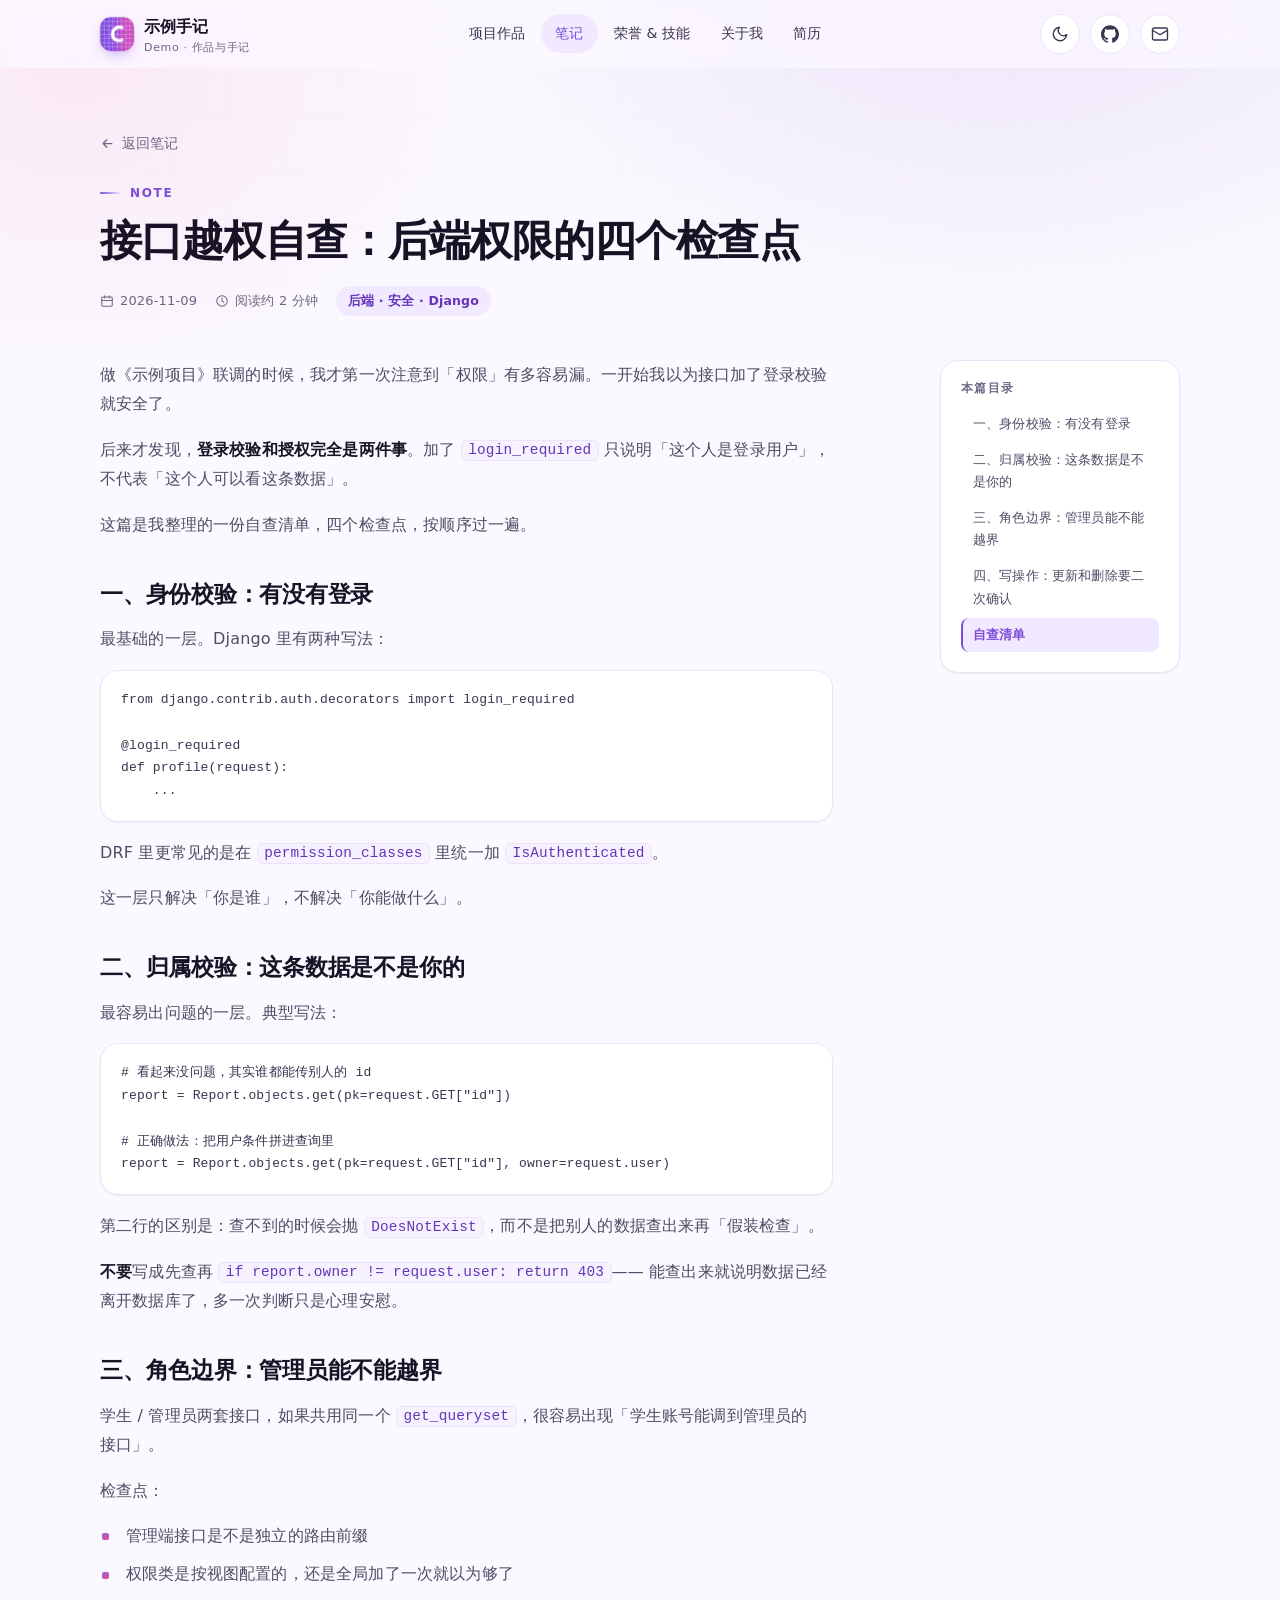
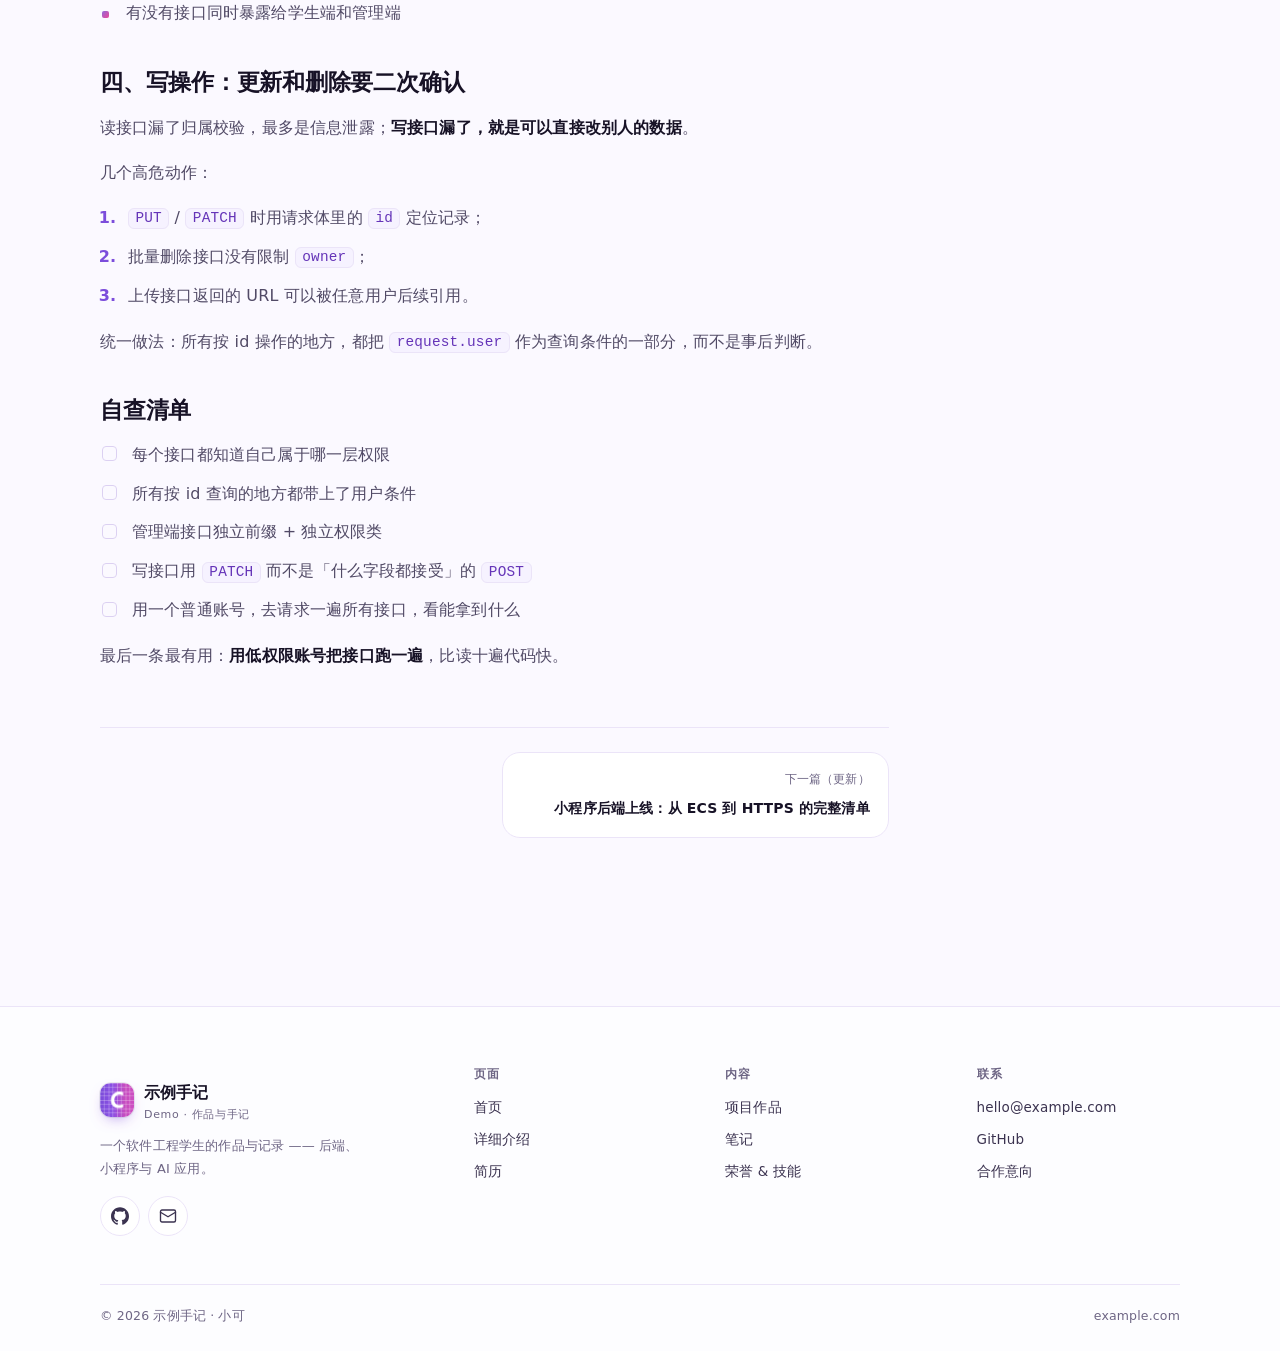
<file: notes/2026-11-09-api-permission-audit.html>
<!DOCTYPE html>
<html lang="zh-CN" data-theme="light">
<head>
    <meta charset="UTF-8">
    <meta name="viewport" content="width=device-width, initial-scale=1">
    <title>接口越权自查：后端权限的四个检查点 | 示例手记</title>
    <meta name="description" content="越权漏洞比 SQL 注入更常见，因为它不在代码里，而在「你想当然的那一步」。">
    <meta name="author" content="小可">
    <meta name="theme-color" content="#FBF9FF">
    <meta name="robots" content="index,follow">
    <link rel="canonical" href="https://example.com/notes/2026-11-09-api-permission-audit.html">
    <meta property="og:type" content="article">
    <meta property="og:site_name" content="示例手记">
    <meta property="og:locale" content="zh_CN">
    <meta property="og:title" content="接口越权自查：后端权限的四个检查点 | 示例手记">
    <meta property="og:description" content="越权漏洞比 SQL 注入更常见，因为它不在代码里，而在「你想当然的那一步」。">
    <meta property="og:url" content="https://example.com/notes/2026-11-09-api-permission-audit.html">
    <meta property="og:image" content="https://example.com/img/og-cover.jpg">
    <link rel="icon" href="../favicon.ico" sizes="any">
    <link rel="icon" href="../img/favicon-32.png" type="image/png" sizes="32x32">
    <link rel="apple-touch-icon" href="../img/apple-touch-icon.png">
    <link rel="manifest" href="../site.webmanifest">
    <link rel="stylesheet" href="../css/main.css?v=20261116a">
    <script>
        (function () {
            var root = document.documentElement;
            try {
                var t = localStorage.getItem('coco-theme');
                if (!t) t = matchMedia('(prefers-color-scheme: dark)').matches ? 'dark' : 'light';
                root.setAttribute('data-theme', t);
            } catch (e) {}
            root.classList.add('js');
            setTimeout(function () {
                if (!root.hasAttribute('data-reveal-ready')) root.classList.remove('js');
            }, 2500);
        })();
    </script>
    <script src="../js/main.js?v=20261116a" defer></script>
    <script src="../js/analytics.js?v=20261116a" defer></script>
</head>
<body>
    <a class="skip-link" href="#main">跳到主要内容</a>
    <div class="scroll-progress" aria-hidden="true"></div>

    <header class="nav">
        <div class="nav__inner">
            <a class="brand" href="../index.html" aria-label="示例手记，返回首页">
                <span class="brand__mark" aria-hidden="true">C</span>
                <span>示例手记<span class="brand__sub">Demo · 作品与手记</span></span>
            </a>
            <nav class="nav__links" id="nav-links" aria-label="主导航">
                <a href="../index.html#project" data-nav="project">项目作品</a>
                <a href="../notes/index.html" data-nav="notes">笔记</a>
                <a href="../index.html#award" data-nav="award">荣誉 &amp; 技能</a>
                <a href="../about.html" data-nav="about">关于我</a>
                <a href="../resume.html" data-nav="resume">简历</a>
            </nav>
            <div class="nav__actions">
                <button class="icon-btn" type="button" data-theme-toggle aria-label="切换深色模式" aria-pressed="false">
                    <svg class="i-moon" viewBox="0 0 24 24" fill="none" stroke="currentColor" stroke-width="1.8" stroke-linecap="round" stroke-linejoin="round" aria-hidden="true"><path d="M21 12.8A9 9 0 1 1 11.2 3a7 7 0 0 0 9.8 9.8Z"/></svg>
                    <svg class="i-sun" viewBox="0 0 24 24" fill="none" stroke="currentColor" stroke-width="1.8" stroke-linecap="round" stroke-linejoin="round" aria-hidden="true"><circle cx="12" cy="12" r="4"/><path d="M12 2v2M12 20v2M2 12h2M20 12h2M4.9 4.9l1.4 1.4M17.7 17.7l1.4 1.4M19.1 4.9l-1.4 1.4M6.3 17.7l-1.4 1.4"/></svg>
                </button>
                                <a class="icon-btn" href="https://github.com/your-github" target="_blank" rel="noopener" aria-label="GitHub" data-track="github">
                    <svg viewBox="0 0 24 24" fill="currentColor" aria-hidden="true"><path d="M12 .297c-6.63 0-12 5.373-12 12 0 5.303 3.438 9.8 8.205 11.385.6.113.82-.258.82-.577 0-.285-.01-1.04-.015-2.04-3.338.724-4.042-1.61-4.042-1.61C4.422 18.07 3.633 17.7 3.633 17.7c-1.087-.744.084-.729.084-.729 1.205.084 1.838 1.236 1.838 1.236 1.07 1.835 2.809 1.305 3.495.998.108-.776.417-1.305.76-1.605-2.665-.3-5.466-1.332-5.466-5.93 0-1.31.465-2.38 1.235-3.22-.135-.303-.54-1.523.105-3.176 0 0 1.005-.322 3.3 1.23.96-.267 1.98-.399 3-.405 1.02.006 2.04.138 3 .405 2.28-1.552 3.285-1.23 3.285-1.23.645 1.653.24 2.873.12 3.176.765.84 1.23 1.91 1.23 3.22 0 4.61-2.805 5.625-5.475 5.92.42.36.81 1.096.81 2.22 0 1.606-.015 2.896-.015 3.286 0 .315.21.69.825.57C20.565 22.092 24 17.592 24 12.297c0-6.627-5.373-12-12-12"/></svg>
                </a>
                <a class="icon-btn" href="mailto:hello@example.com" aria-label="邮箱" data-track="email-click">
                    <svg viewBox="0 0 24 24" fill="none" stroke="currentColor" stroke-width="1.8" stroke-linecap="round" stroke-linejoin="round" aria-hidden="true"><rect x="2" y="4" width="20" height="16" rx="2"/><path d="m2 7 10 6 10-6"/></svg>
                </a>
                <button class="nav__toggle" type="button" aria-label="打开菜单" aria-expanded="false" aria-controls="nav-links">
                    <span></span><span></span><span></span>
                </button>
            </div>
        </div>
    </header>

    <main id="main">
        <div class="wrap page-head">
            <a class="back" href="../notes/index.html">
                <svg viewBox="0 0 24 24" fill="none" stroke="currentColor" stroke-width="2" stroke-linecap="round" stroke-linejoin="round" aria-hidden="true"><path d="M19 12H5M11 6l-6 6 6 6"/></svg>
                返回笔记
            </a>
            <span class="eyebrow">Note</span>
            <h1 class="section-title page-title">接口越权自查：后端权限的四个检查点</h1>
            <div class="post-meta">
                <span>
                    <svg viewBox="0 0 24 24" fill="none" stroke="currentColor" stroke-width="1.8" stroke-linecap="round" stroke-linejoin="round" aria-hidden="true"><rect x="3" y="5" width="18" height="16" rx="2"/><path d="M8 3v4M16 3v4M3 11h18"/></svg>
                    2026-11-09
                </span>
                <span>
                    <svg viewBox="0 0 24 24" fill="none" stroke="currentColor" stroke-width="1.8" stroke-linecap="round" stroke-linejoin="round" aria-hidden="true"><circle cx="12" cy="12" r="9"/><path d="M12 7v5l3 2"/></svg>
                    阅读约 2 分钟
                </span>
                <span class="chip">后端 · 安全 · Django</span>
            </div>
        </div>

        <section class="section section--tight" style="padding-top:0;">
            <div class="wrap">
                <div class="case-layout">
                    <div>
                        <div class="prose">
<p>做《示例项目》联调的时候，我才第一次注意到「权限」有多容易漏。一开始我以为接口加了登录校验就安全了。</p>
<p>后来才发现，<strong>登录校验和授权完全是两件事</strong>。加了 <code>login_required</code> 只说明「这个人是登录用户」，不代表「这个人可以看这条数据」。</p>
<p>这篇是我整理的一份自查清单，四个检查点，按顺序过一遍。</p>
<h2 id="sec-1">一、身份校验：有没有登录</h2>
<p>最基础的一层。Django 里有两种写法：</p>
<pre><code class="language-python">from django.contrib.auth.decorators import login_required

@login_required
def profile(request):
    ...</code></pre>
<p>DRF 里更常见的是在 <code>permission_classes</code> 里统一加 <code>IsAuthenticated</code>。</p>
<p>这一层只解决「你是谁」，不解决「你能做什么」。</p>
<h2 id="sec-2">二、归属校验：这条数据是不是你的</h2>
<p>最容易出问题的一层。典型写法：</p>
<pre><code class="language-python"># 看起来没问题，其实谁都能传别人的 id
report = Report.objects.get(pk=request.GET[&quot;id&quot;])

# 正确做法：把用户条件拼进查询里
report = Report.objects.get(pk=request.GET[&quot;id&quot;], owner=request.user)</code></pre>
<p>第二行的区别是：查不到的时候会抛 <code>DoesNotExist</code>，而不是把别人的数据查出来再「假装检查」。</p>
<p><strong>不要</strong>写成先查再 <code>if report.owner != request.user: return 403</code>—— 能查出来就说明数据已经离开数据库了，多一次判断只是心理安慰。</p>
<h2 id="sec-3">三、角色边界：管理员能不能越界</h2>
<p>学生 / 管理员两套接口，如果共用同一个 <code>get_queryset</code>，很容易出现「学生账号能调到管理员的接口」。</p>
<p>检查点：</p>
<ul>
<li>管理端接口是不是独立的路由前缀</li>
<li>权限类是按视图配置的，还是全局加了一次就以为够了</li>
<li>有没有接口同时暴露给学生端和管理端</li>
</ul>
<h2 id="sec-4">四、写操作：更新和删除要二次确认</h2>
<p>读接口漏了归属校验，最多是信息泄露；<strong>写接口漏了，就是可以直接改别人的数据</strong>。</p>
<p>几个高危动作：</p>
<ol>
<li><code>PUT</code> / <code>PATCH</code> 时用请求体里的 <code>id</code> 定位记录；</li>
<li>批量删除接口没有限制 <code>owner</code>；</li>
<li>上传接口返回的 URL 可以被任意用户后续引用。</li>
</ol>
<p>统一做法：所有按 id 操作的地方，都把 <code>request.user</code> 作为查询条件的一部分，而不是事后判断。</p>
<h2 id="sec-5">自查清单</h2>
<ul>
<li class="task">每个接口都知道自己属于哪一层权限</li>
<li class="task">所有按 id 查询的地方都带上了用户条件</li>
<li class="task">管理端接口独立前缀 + 独立权限类</li>
<li class="task">写接口用 <code>PATCH</code> 而不是「什么字段都接受」的 <code>POST</code></li>
<li class="task">用一个普通账号，去请求一遍所有接口，看能拿到什么</li>
</ul>
<p>最后一条最有用：<strong>用低权限账号把接口跑一遍</strong>，比读十遍代码快。</p>
                        </div>
                        <nav class="post-nav" aria-label="上下篇">
                            <span></span>
                            <a href="2026-11-14-deploy-https.html" rel="next"><small>下一篇（更新）</small><strong>小程序后端上线：从 ECS 到 HTTPS 的完整清单</strong></a>
                        </nav>
                    </div>
                    <aside class="toc" aria-label="本篇目录">
                        <h4>本篇目录</h4>
                        <ul>
                            <li><a href="#sec-1">一、身份校验：有没有登录</a></li>
                            <li><a href="#sec-2">二、归属校验：这条数据是不是你的</a></li>
                            <li><a href="#sec-3">三、角色边界：管理员能不能越界</a></li>
                            <li><a href="#sec-4">四、写操作：更新和删除要二次确认</a></li>
                            <li><a href="#sec-5">自查清单</a></li>
                        </ul>
                    </aside>
                </div>
            </div>
        </section>

    </main>

    <footer class="footer">
        <div class="wrap">
            <div class="footer__grid">
                <div class="footer__brand">
                    <a class="brand" href="../index.html">
                        <span class="brand__mark" aria-hidden="true">C</span>
                        <span>示例手记<span class="brand__sub">Demo · 作品与手记</span></span>
                    </a>
                    <p>一个软件工程学生的作品与记录 —— 后端、小程序与 AI 应用。</p>
                    <div class="footer__social">
                        <a class="icon-btn" href="https://github.com/your-github" target="_blank" rel="noopener" aria-label="GitHub" data-track="github">
                            <svg viewBox="0 0 24 24" fill="currentColor" aria-hidden="true"><path d="M12 .297c-6.63 0-12 5.373-12 12 0 5.303 3.438 9.8 8.205 11.385.6.113.82-.258.82-.577 0-.285-.01-1.04-.015-2.04-3.338.724-4.042-1.61-4.042-1.61C4.422 18.07 3.633 17.7 3.633 17.7c-1.087-.744.084-.729.084-.729 1.205.084 1.838 1.236 1.838 1.236 1.07 1.835 2.809 1.305 3.495.998.108-.776.417-1.305.76-1.605-2.665-.3-5.466-1.332-5.466-5.93 0-1.31.465-2.38 1.235-3.22-.135-.303-.54-1.523.105-3.176 0 0 1.005-.322 3.3 1.23.96-.267 1.98-.399 3-.405 1.02.006 2.04.138 3 .405 2.28-1.552 3.285-1.23 3.285-1.23.645 1.653.24 2.873.12 3.176.765.84 1.23 1.91 1.23 3.22 0 4.61-2.805 5.625-5.475 5.92.42.36.81 1.096.81 2.22 0 1.606-.015 2.896-.015 3.286 0 .315.21.69.825.57C20.565 22.092 24 17.592 24 12.297c0-6.627-5.373-12-12-12"/></svg>
                        </a>
                        <a class="icon-btn" href="mailto:hello@example.com" aria-label="邮箱">
                            <svg viewBox="0 0 24 24" fill="none" stroke="currentColor" stroke-width="1.8" stroke-linecap="round" stroke-linejoin="round" aria-hidden="true"><rect x="2" y="4" width="20" height="16" rx="2"/><path d="m2 7 10 6 10-6"/></svg>
                        </a>
                    </div>
                </div>
                <div class="footer__col">
                    <h4>页面</h4>
                    <ul>
                        <li><a href="../index.html">首页</a></li>
                        <li><a href="../about.html">详细介绍</a></li>
                        <li><a href="../resume.html">简历</a></li>
                    </ul>
                </div>
                <div class="footer__col">
                    <h4>内容</h4>
                    <ul>
                        <li><a href="../index.html#project">项目作品</a></li>
                        <li><a href="../notes/index.html">笔记</a></li>
                        <li><a href="../index.html#award">荣誉 &amp; 技能</a></li>
                    </ul>
                </div>
                <div class="footer__col">
                    <h4>联系</h4>
                    <ul>
                        <li><a href="mailto:hello@example.com">hello@example.com</a></li>
                        <li><a href="https://github.com/your-github" target="_blank" rel="noopener" data-track="github">GitHub</a></li>
                        <li><a href="../index.html#contact">合作意向</a></li>
                    </ul>
                </div>
            </div>
            <!-- 备案号：备案通过后，把下面这行放进 footer__bottom 里并去掉注释
                 <a href="https://beian.miit.gov.cn/" target="_blank" rel="noopener">鲁ICP备XXXXXXXX号</a> -->
            <div class="footer__bottom">
                <span>© <span data-year>2026</span> 示例手记 · 小可</span>
                <span>example.com</span>
            </div>
        </div>
    </footer>

    <button class="to-top" type="button" aria-label="回到顶部">
        <svg viewBox="0 0 24 24" fill="none" stroke="currentColor" stroke-width="2" stroke-linecap="round" stroke-linejoin="round" aria-hidden="true"><path d="M12 19V5M5 12l7-7 7 7"/></svg>
    </button>
</body>
</html>
</file>
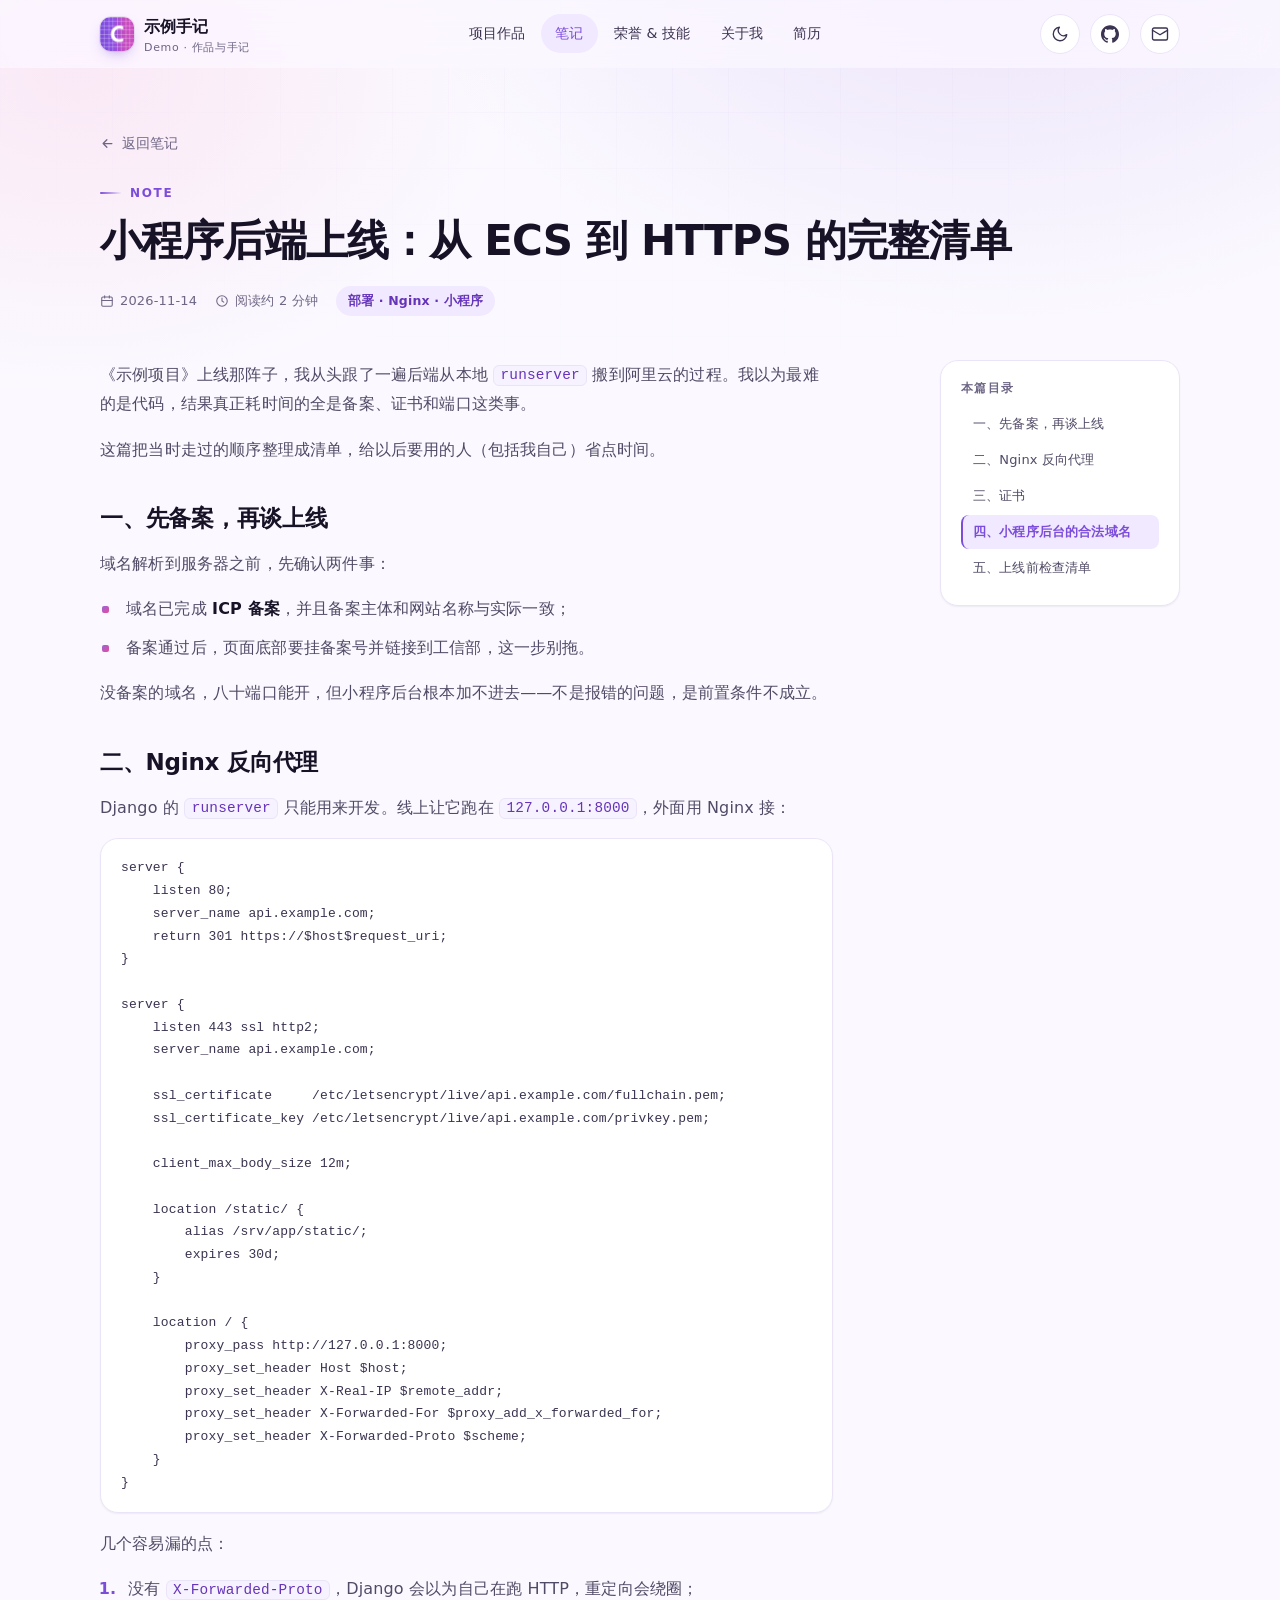
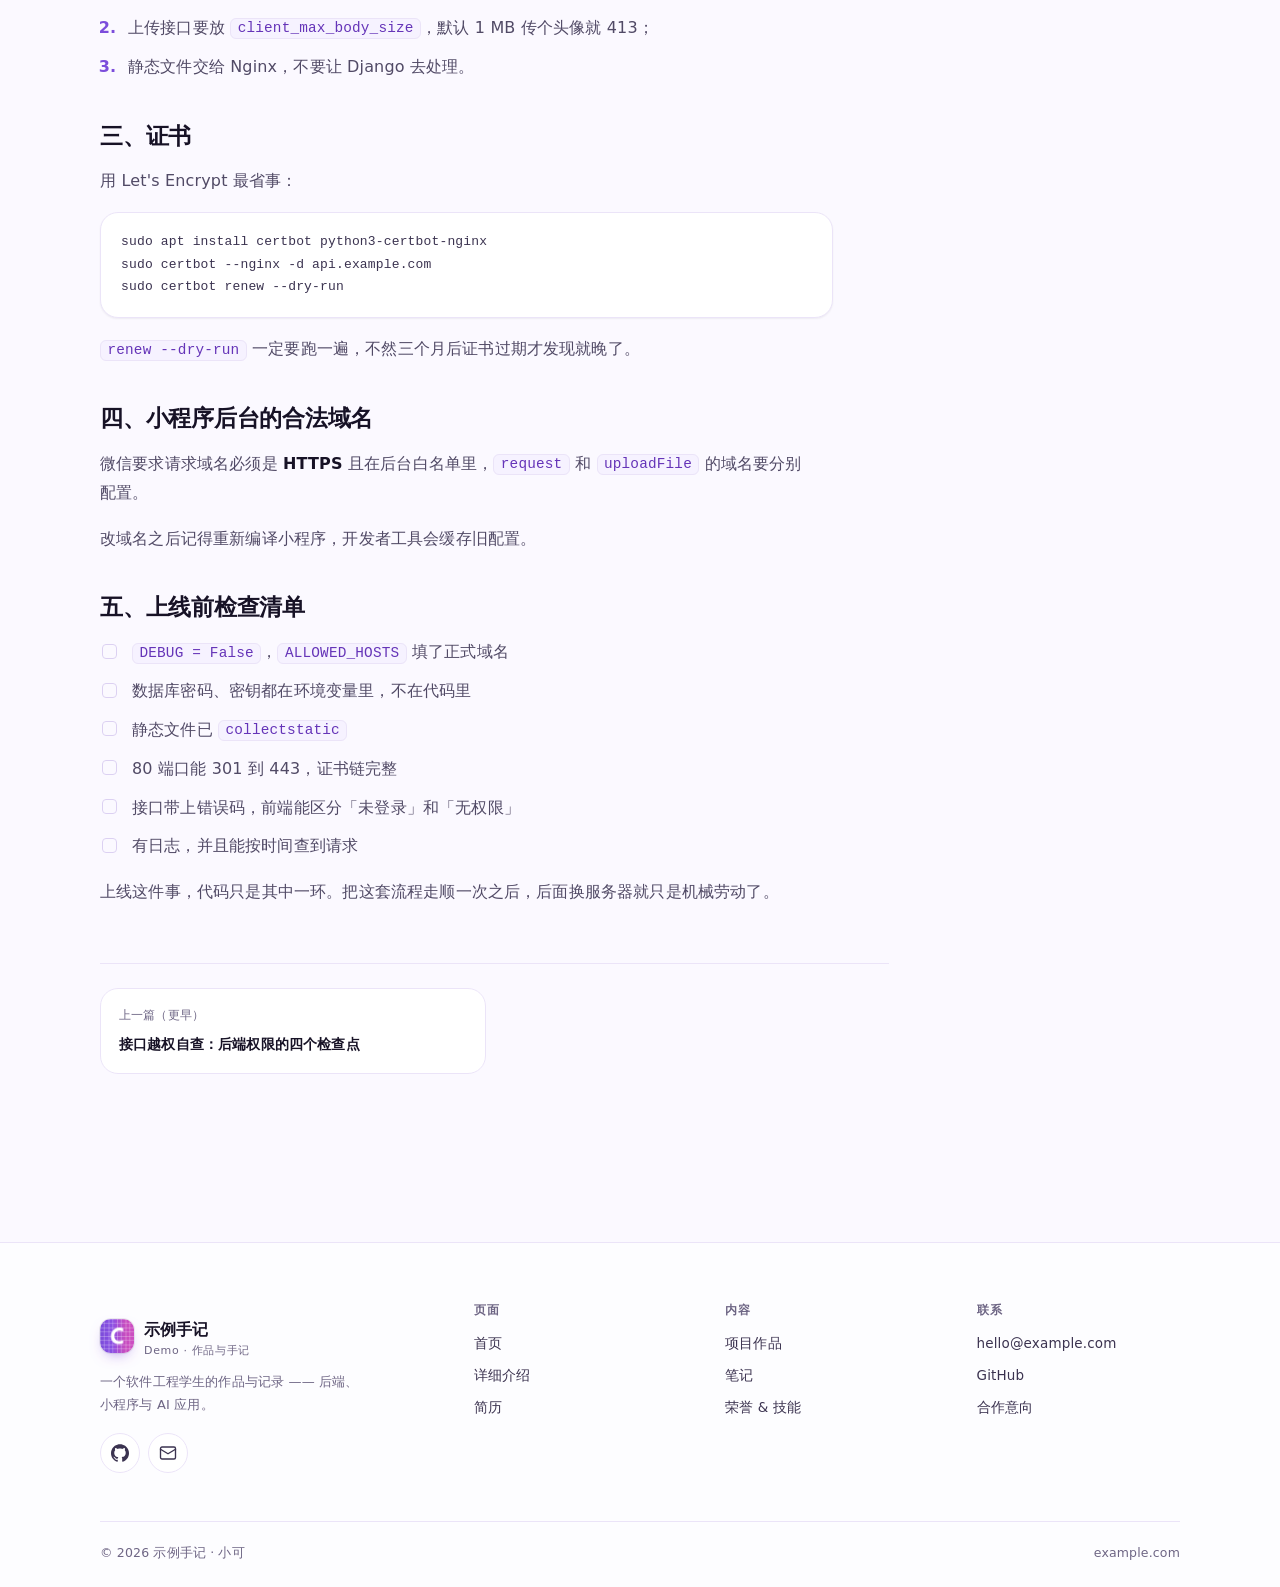
<file: notes/2026-11-14-deploy-https.html>
<!DOCTYPE html>
<html lang="zh-CN" data-theme="light">
<head>
    <meta charset="UTF-8">
    <meta name="viewport" content="width=device-width, initial-scale=1">
    <title>小程序后端上线：从 ECS 到 HTTPS 的完整清单 | 示例手记</title>
    <meta name="description" content="备案、Nginx、证书、合法域名——跟着项目完整走了一遍上线流程，真正卡人的从来不是代码。">
    <meta name="author" content="小可">
    <meta name="theme-color" content="#FBF9FF">
    <meta name="robots" content="index,follow">
    <link rel="canonical" href="https://example.com/notes/2026-11-14-deploy-https.html">
    <meta property="og:type" content="article">
    <meta property="og:site_name" content="示例手记">
    <meta property="og:locale" content="zh_CN">
    <meta property="og:title" content="小程序后端上线：从 ECS 到 HTTPS 的完整清单 | 示例手记">
    <meta property="og:description" content="备案、Nginx、证书、合法域名——跟着项目完整走了一遍上线流程，真正卡人的从来不是代码。">
    <meta property="og:url" content="https://example.com/notes/2026-11-14-deploy-https.html">
    <meta property="og:image" content="https://example.com/img/og-cover.jpg">
    <link rel="icon" href="../favicon.ico" sizes="any">
    <link rel="icon" href="../img/favicon-32.png" type="image/png" sizes="32x32">
    <link rel="apple-touch-icon" href="../img/apple-touch-icon.png">
    <link rel="manifest" href="../site.webmanifest">
    <link rel="stylesheet" href="../css/main.css?v=20261116a">
    <script>
        (function () {
            var root = document.documentElement;
            try {
                var t = localStorage.getItem('coco-theme');
                if (!t) t = matchMedia('(prefers-color-scheme: dark)').matches ? 'dark' : 'light';
                root.setAttribute('data-theme', t);
            } catch (e) {}
            root.classList.add('js');
            setTimeout(function () {
                if (!root.hasAttribute('data-reveal-ready')) root.classList.remove('js');
            }, 2500);
        })();
    </script>
    <script src="../js/main.js?v=20261116a" defer></script>
    <script src="../js/analytics.js?v=20261116a" defer></script>
</head>
<body>
    <a class="skip-link" href="#main">跳到主要内容</a>
    <div class="scroll-progress" aria-hidden="true"></div>

    <header class="nav">
        <div class="nav__inner">
            <a class="brand" href="../index.html" aria-label="示例手记，返回首页">
                <span class="brand__mark" aria-hidden="true">C</span>
                <span>示例手记<span class="brand__sub">Demo · 作品与手记</span></span>
            </a>
            <nav class="nav__links" id="nav-links" aria-label="主导航">
                <a href="../index.html#project" data-nav="project">项目作品</a>
                <a href="../notes/index.html" data-nav="notes">笔记</a>
                <a href="../index.html#award" data-nav="award">荣誉 &amp; 技能</a>
                <a href="../about.html" data-nav="about">关于我</a>
                <a href="../resume.html" data-nav="resume">简历</a>
            </nav>
            <div class="nav__actions">
                <button class="icon-btn" type="button" data-theme-toggle aria-label="切换深色模式" aria-pressed="false">
                    <svg class="i-moon" viewBox="0 0 24 24" fill="none" stroke="currentColor" stroke-width="1.8" stroke-linecap="round" stroke-linejoin="round" aria-hidden="true"><path d="M21 12.8A9 9 0 1 1 11.2 3a7 7 0 0 0 9.8 9.8Z"/></svg>
                    <svg class="i-sun" viewBox="0 0 24 24" fill="none" stroke="currentColor" stroke-width="1.8" stroke-linecap="round" stroke-linejoin="round" aria-hidden="true"><circle cx="12" cy="12" r="4"/><path d="M12 2v2M12 20v2M2 12h2M20 12h2M4.9 4.9l1.4 1.4M17.7 17.7l1.4 1.4M19.1 4.9l-1.4 1.4M6.3 17.7l-1.4 1.4"/></svg>
                </button>
                                <a class="icon-btn" href="https://github.com/your-github" target="_blank" rel="noopener" aria-label="GitHub" data-track="github">
                    <svg viewBox="0 0 24 24" fill="currentColor" aria-hidden="true"><path d="M12 .297c-6.63 0-12 5.373-12 12 0 5.303 3.438 9.8 8.205 11.385.6.113.82-.258.82-.577 0-.285-.01-1.04-.015-2.04-3.338.724-4.042-1.61-4.042-1.61C4.422 18.07 3.633 17.7 3.633 17.7c-1.087-.744.084-.729.084-.729 1.205.084 1.838 1.236 1.838 1.236 1.07 1.835 2.809 1.305 3.495.998.108-.776.417-1.305.76-1.605-2.665-.3-5.466-1.332-5.466-5.93 0-1.31.465-2.38 1.235-3.22-.135-.303-.54-1.523.105-3.176 0 0 1.005-.322 3.3 1.23.96-.267 1.98-.399 3-.405 1.02.006 2.04.138 3 .405 2.28-1.552 3.285-1.23 3.285-1.23.645 1.653.24 2.873.12 3.176.765.84 1.23 1.91 1.23 3.22 0 4.61-2.805 5.625-5.475 5.92.42.36.81 1.096.81 2.22 0 1.606-.015 2.896-.015 3.286 0 .315.21.69.825.57C20.565 22.092 24 17.592 24 12.297c0-6.627-5.373-12-12-12"/></svg>
                </a>
                <a class="icon-btn" href="mailto:hello@example.com" aria-label="邮箱" data-track="email-click">
                    <svg viewBox="0 0 24 24" fill="none" stroke="currentColor" stroke-width="1.8" stroke-linecap="round" stroke-linejoin="round" aria-hidden="true"><rect x="2" y="4" width="20" height="16" rx="2"/><path d="m2 7 10 6 10-6"/></svg>
                </a>
                <button class="nav__toggle" type="button" aria-label="打开菜单" aria-expanded="false" aria-controls="nav-links">
                    <span></span><span></span><span></span>
                </button>
            </div>
        </div>
    </header>

    <main id="main">
        <div class="wrap page-head">
            <a class="back" href="../notes/index.html">
                <svg viewBox="0 0 24 24" fill="none" stroke="currentColor" stroke-width="2" stroke-linecap="round" stroke-linejoin="round" aria-hidden="true"><path d="M19 12H5M11 6l-6 6 6 6"/></svg>
                返回笔记
            </a>
            <span class="eyebrow">Note</span>
            <h1 class="section-title page-title">小程序后端上线：从 ECS 到 HTTPS 的完整清单</h1>
            <div class="post-meta">
                <span>
                    <svg viewBox="0 0 24 24" fill="none" stroke="currentColor" stroke-width="1.8" stroke-linecap="round" stroke-linejoin="round" aria-hidden="true"><rect x="3" y="5" width="18" height="16" rx="2"/><path d="M8 3v4M16 3v4M3 11h18"/></svg>
                    2026-11-14
                </span>
                <span>
                    <svg viewBox="0 0 24 24" fill="none" stroke="currentColor" stroke-width="1.8" stroke-linecap="round" stroke-linejoin="round" aria-hidden="true"><circle cx="12" cy="12" r="9"/><path d="M12 7v5l3 2"/></svg>
                    阅读约 2 分钟
                </span>
                <span class="chip">部署 · Nginx · 小程序</span>
            </div>
        </div>

        <section class="section section--tight" style="padding-top:0;">
            <div class="wrap">
                <div class="case-layout">
                    <div>
                        <div class="prose">
<p>《示例项目》上线那阵子，我从头跟了一遍后端从本地 <code>runserver</code> 搬到阿里云的过程。我以为最难的是代码，结果真正耗时间的全是备案、证书和端口这类事。</p>
<p>这篇把当时走过的顺序整理成清单，给以后要用的人（包括我自己）省点时间。</p>
<h2 id="sec-1">一、先备案，再谈上线</h2>
<p>域名解析到服务器之前，先确认两件事：</p>
<ul>
<li>域名已完成 <strong>ICP 备案</strong>，并且备案主体和网站名称与实际一致；</li>
<li>备案通过后，页面底部要挂备案号并链接到工信部，这一步别拖。</li>
</ul>
<p>没备案的域名，八十端口能开，但小程序后台根本加不进去——不是报错的问题，是前置条件不成立。</p>
<h2 id="sec-2">二、Nginx 反向代理</h2>
<p>Django 的 <code>runserver</code> 只能用来开发。线上让它跑在 <code>127.0.0.1:8000</code>，外面用 Nginx 接：</p>
<pre><code class="language-nginx">server {
    listen 80;
    server_name api.example.com;
    return 301 https://$host$request_uri;
}

server {
    listen 443 ssl http2;
    server_name api.example.com;

    ssl_certificate     /etc/letsencrypt/live/api.example.com/fullchain.pem;
    ssl_certificate_key /etc/letsencrypt/live/api.example.com/privkey.pem;

    client_max_body_size 12m;

    location /static/ {
        alias /srv/app/static/;
        expires 30d;
    }

    location / {
        proxy_pass http://127.0.0.1:8000;
        proxy_set_header Host $host;
        proxy_set_header X-Real-IP $remote_addr;
        proxy_set_header X-Forwarded-For $proxy_add_x_forwarded_for;
        proxy_set_header X-Forwarded-Proto $scheme;
    }
}</code></pre>
<p>几个容易漏的点：</p>
<ol>
<li>没有 <code>X-Forwarded-Proto</code>，Django 会以为自己在跑 HTTP，重定向会绕圈；</li>
<li>上传接口要放 <code>client_max_body_size</code>，默认 1 MB 传个头像就 413；</li>
<li>静态文件交给 Nginx，不要让 Django 去处理。</li>
</ol>
<h2 id="sec-3">三、证书</h2>
<p>用 Let&#x27;s Encrypt 最省事：</p>
<pre><code class="language-bash">sudo apt install certbot python3-certbot-nginx
sudo certbot --nginx -d api.example.com
sudo certbot renew --dry-run</code></pre>
<p><code>renew --dry-run</code> 一定要跑一遍，不然三个月后证书过期才发现就晚了。</p>
<h2 id="sec-4">四、小程序后台的合法域名</h2>
<p>微信要求请求域名必须是 <strong>HTTPS</strong> 且在后台白名单里，<code>request</code> 和 <code>uploadFile</code> 的域名要分别配置。</p>
<p>改域名之后记得重新编译小程序，开发者工具会缓存旧配置。</p>
<h2 id="sec-5">五、上线前检查清单</h2>
<ul>
<li class="task"><code>DEBUG = False</code>，<code>ALLOWED_HOSTS</code> 填了正式域名</li>
<li class="task">数据库密码、密钥都在环境变量里，不在代码里</li>
<li class="task">静态文件已 <code>collectstatic</code></li>
<li class="task">80 端口能 301 到 443，证书链完整</li>
<li class="task">接口带上错误码，前端能区分「未登录」和「无权限」</li>
<li class="task">有日志，并且能按时间查到请求</li>
</ul>
<p>上线这件事，代码只是其中一环。把这套流程走顺一次之后，后面换服务器就只是机械劳动了。</p>
                        </div>
                        <nav class="post-nav" aria-label="上下篇">
                            <a href="2026-11-09-api-permission-audit.html" rel="prev"><small>上一篇（更早）</small><strong>接口越权自查：后端权限的四个检查点</strong></a>
                        </nav>
                    </div>
                    <aside class="toc" aria-label="本篇目录">
                        <h4>本篇目录</h4>
                        <ul>
                            <li><a href="#sec-1">一、先备案，再谈上线</a></li>
                            <li><a href="#sec-2">二、Nginx 反向代理</a></li>
                            <li><a href="#sec-3">三、证书</a></li>
                            <li><a href="#sec-4">四、小程序后台的合法域名</a></li>
                            <li><a href="#sec-5">五、上线前检查清单</a></li>
                        </ul>
                    </aside>
                </div>
            </div>
        </section>

    </main>

    <footer class="footer">
        <div class="wrap">
            <div class="footer__grid">
                <div class="footer__brand">
                    <a class="brand" href="../index.html">
                        <span class="brand__mark" aria-hidden="true">C</span>
                        <span>示例手记<span class="brand__sub">Demo · 作品与手记</span></span>
                    </a>
                    <p>一个软件工程学生的作品与记录 —— 后端、小程序与 AI 应用。</p>
                    <div class="footer__social">
                        <a class="icon-btn" href="https://github.com/your-github" target="_blank" rel="noopener" aria-label="GitHub" data-track="github">
                            <svg viewBox="0 0 24 24" fill="currentColor" aria-hidden="true"><path d="M12 .297c-6.63 0-12 5.373-12 12 0 5.303 3.438 9.8 8.205 11.385.6.113.82-.258.82-.577 0-.285-.01-1.04-.015-2.04-3.338.724-4.042-1.61-4.042-1.61C4.422 18.07 3.633 17.7 3.633 17.7c-1.087-.744.084-.729.084-.729 1.205.084 1.838 1.236 1.838 1.236 1.07 1.835 2.809 1.305 3.495.998.108-.776.417-1.305.76-1.605-2.665-.3-5.466-1.332-5.466-5.93 0-1.31.465-2.38 1.235-3.22-.135-.303-.54-1.523.105-3.176 0 0 1.005-.322 3.3 1.23.96-.267 1.98-.399 3-.405 1.02.006 2.04.138 3 .405 2.28-1.552 3.285-1.23 3.285-1.23.645 1.653.24 2.873.12 3.176.765.84 1.23 1.91 1.23 3.22 0 4.61-2.805 5.625-5.475 5.92.42.36.81 1.096.81 2.22 0 1.606-.015 2.896-.015 3.286 0 .315.21.69.825.57C20.565 22.092 24 17.592 24 12.297c0-6.627-5.373-12-12-12"/></svg>
                        </a>
                        <a class="icon-btn" href="mailto:hello@example.com" aria-label="邮箱">
                            <svg viewBox="0 0 24 24" fill="none" stroke="currentColor" stroke-width="1.8" stroke-linecap="round" stroke-linejoin="round" aria-hidden="true"><rect x="2" y="4" width="20" height="16" rx="2"/><path d="m2 7 10 6 10-6"/></svg>
                        </a>
                    </div>
                </div>
                <div class="footer__col">
                    <h4>页面</h4>
                    <ul>
                        <li><a href="../index.html">首页</a></li>
                        <li><a href="../about.html">详细介绍</a></li>
                        <li><a href="../resume.html">简历</a></li>
                    </ul>
                </div>
                <div class="footer__col">
                    <h4>内容</h4>
                    <ul>
                        <li><a href="../index.html#project">项目作品</a></li>
                        <li><a href="../notes/index.html">笔记</a></li>
                        <li><a href="../index.html#award">荣誉 &amp; 技能</a></li>
                    </ul>
                </div>
                <div class="footer__col">
                    <h4>联系</h4>
                    <ul>
                        <li><a href="mailto:hello@example.com">hello@example.com</a></li>
                        <li><a href="https://github.com/your-github" target="_blank" rel="noopener" data-track="github">GitHub</a></li>
                        <li><a href="../index.html#contact">合作意向</a></li>
                    </ul>
                </div>
            </div>
            <!-- 备案号：备案通过后，把下面这行放进 footer__bottom 里并去掉注释
                 <a href="https://beian.miit.gov.cn/" target="_blank" rel="noopener">鲁ICP备XXXXXXXX号</a> -->
            <div class="footer__bottom">
                <span>© <span data-year>2026</span> 示例手记 · 小可</span>
                <span>example.com</span>
            </div>
        </div>
    </footer>

    <button class="to-top" type="button" aria-label="回到顶部">
        <svg viewBox="0 0 24 24" fill="none" stroke="currentColor" stroke-width="2" stroke-linecap="round" stroke-linejoin="round" aria-hidden="true"><path d="M12 19V5M5 12l7-7 7 7"/></svg>
    </button>
</body>
</html>
</file>
<file: css/main.css>
/* ==========================================================================
   可可手记 · 统一设计系统 v2
   一个文件管理全站：颜色令牌 / 排版 / 组件 / 布局 / 响应式 / 暗色模式
   改配色只需要改 :root 里的变量，四个页面同时生效
   ========================================================================== */

/* ---------- 1. 颜色与尺寸令牌 ---------- */
:root{
  color-scheme: light;

  /* 品牌紫：保留原有 #9368D9 作为 500 号，保证视觉记忆不变；
     文字/按钮改用更深的 600 号，解决对比度不足的问题 */
  --brand-50:#F8F4FF;
  --brand-100:#F1E9FF;
  --brand-200:#E2D3FF;
  --brand-300:#CBB0FA;
  --brand-400:#A985F2;
  --brand-500:#9368D9;   /* 原主色 */
  --brand-600:#7C4DDB;   /* 新主色：白字对比度 5.7:1，达到 AA */
  --brand-700:#6534B8;
  --brand-800:#4C2689;
  --brand-900:#2E1558;

  /* 辅助色：低饱和粉，只做渐变和点缀 */
  --pink-500:#EC4899;

  /* 中性色 */
  --ink:#171226;
  --ink-soft:#3B3350;
  --body:#514A66;
  --muted:#6E6685;   /* 次要文字，在浅色背景上对比度 ≈5.2:1，达到 AA */

  /* 面与线 */
  --bg:#FBF9FF;
  --surface:#FFFFFF;
  --surface-2:#F6F2FF;
  --border:#EBE4F8;
  --border-strong:#DCD1F2;

  /* 语义色（组件只用这几个，切换暗色时才不会漏） */
  --accent:var(--brand-600);
  --accent-hover:var(--brand-700);
  --on-accent:#FFFFFF;
  --accent-soft:var(--brand-100);
  --on-accent-soft:var(--brand-700);

  /* 阴影：低透明度叠加，避免"脏灰" */
  --shadow-xs:0 1px 2px rgba(23,18,38,.06);
  --shadow-sm:0 2px 6px -2px rgba(60,32,120,.10), 0 1px 2px rgba(23,18,38,.04);
  --shadow-md:0 12px 28px -14px rgba(60,32,120,.22), 0 2px 6px -2px rgba(23,18,38,.05);
  --shadow-lg:0 32px 64px -32px rgba(60,32,120,.34), 0 8px 20px -12px rgba(23,18,38,.10);
  --glow:0 0 0 1px rgba(124,77,219,.10), 0 18px 40px -20px rgba(124,77,219,.45);

  /* 圆角 */
  --r-xs:8px;
  --r-sm:12px;
  --r-md:18px;
  --r-lg:26px;
  --r-full:999px;

  /* 布局 */
  --wrap:1160px;
  --gutter:clamp(20px, 5vw, 40px);
  --nav-h:68px;

  /* 排版 */
  --font-sans:"Inter","PingFang SC","HarmonyOS Sans SC","Hiragino Sans GB","Microsoft YaHei","Noto Sans SC",system-ui,-apple-system,"Segoe UI",sans-serif;
  --font-mono:"JetBrains Mono","SFMono-Regular",Consolas,"Liberation Mono",monospace;

  /* 动效 */
  --ease:cubic-bezier(.4,0,.2,1);
  --ease-out:cubic-bezier(.16,1,.3,1);
  --dur:.28s;
}

/* ---------- 2. 暗色模式 ---------- */
[data-theme="dark"]{
  color-scheme: dark;
  --brand-500:#A985F2;
  --brand-600:#B79DFF;
  --brand-700:#CBB0FA;

  --ink:#F3EFFF;
  --ink-soft:#DBD3F0;
  --body:#B7AECE;
  --muted:#8F87A6;

  --bg:#0D0A16;
  --surface:#161022;
  --surface-2:#1D1630;
  --border:#2A2140;
  --border-strong:#3B2F58;

  --accent:#B79DFF;
  --accent-hover:#CBB0FA;
  --on-accent:#1A1030;
  --accent-soft:#241a3d;
  --on-accent-soft:#D6C7FF;

  --shadow-xs:0 1px 2px rgba(0,0,0,.5);
  --shadow-sm:0 2px 6px -2px rgba(0,0,0,.6);
  --shadow-md:0 14px 30px -16px rgba(0,0,0,.8);
  --shadow-lg:0 32px 64px -30px rgba(0,0,0,.9);
  --glow:0 0 0 1px rgba(183,157,255,.18), 0 18px 40px -20px rgba(139,92,246,.5);
}

/* ---------- 3. 基础重置 ---------- */
*,*::before,*::after{box-sizing:border-box;margin:0;padding:0;}

html{
  -webkit-text-size-adjust:100%;
  scroll-behavior:smooth;
  scroll-padding-top:calc(var(--nav-h) + 24px);
}

body{
  min-height:100vh;
  background:var(--bg);
  color:var(--body);
  font-family:var(--font-sans);
  font-size:16px;
  line-height:1.7;
  letter-spacing:.01em;
  -webkit-font-smoothing:antialiased;
  text-rendering:optimizeLegibility;
  overflow-x:hidden;
}

/* 页面底层：极淡的网格 + 两团光斑，替代原来生硬的三色线性渐变 */
body::before{
  content:"";
  position:fixed;
  inset:0;
  z-index:-1;
  pointer-events:none;
  background:
    radial-gradient(60rem 40rem at 78% -8%, rgba(147,104,217,.16), transparent 62%),
    radial-gradient(46rem 34rem at 6% 8%, rgba(236,72,153,.09), transparent 60%),
    linear-gradient(180deg, var(--bg), var(--bg));
}
body::after{
  content:"";
  position:fixed;
  inset:0;
  z-index:-1;
  pointer-events:none;
  opacity:.5;
  background-image:
    linear-gradient(to right, rgba(124,77,219,.05) 1px, transparent 1px),
    linear-gradient(to bottom, rgba(124,77,219,.05) 1px, transparent 1px);
  background-size:56px 56px;
  mask-image:radial-gradient(ellipse 80% 60% at 50% 0%, #000 10%, transparent 75%);
}

img,svg,video{display:block;max-width:100%;height:auto;}
img{background:var(--surface-2);}
picture{display:contents;}

a{color:var(--accent);text-decoration:none;transition:color var(--dur) var(--ease);}
a:hover{color:var(--accent-hover);}

button,input,textarea,select{font:inherit;color:inherit;}
button{background:none;border:0;cursor:pointer;}

h1,h2,h3,h4{color:var(--ink);font-weight:700;line-height:1.25;letter-spacing:-.01em;text-wrap:balance;}
p{text-wrap:pretty;}

ul,ol{list-style:none;}

::selection{background:var(--brand-200);color:var(--brand-900);}
[data-theme="dark"] ::selection{background:var(--brand-800);color:#fff;}

:focus-visible{
  outline:2px solid var(--accent);
  outline-offset:3px;
  border-radius:4px;
}

/* 细滚动条 */
::-webkit-scrollbar{width:10px;height:10px;}
::-webkit-scrollbar-thumb{background:var(--border-strong);border-radius:99px;border:2px solid var(--bg);}
::-webkit-scrollbar-thumb:hover{background:var(--brand-400);}

/* ---------- 4. 布局工具 ---------- */
.wrap{
  width:100%;
  max-width:var(--wrap);
  margin-inline:auto;
  padding-inline:var(--gutter);
}
.wrap--narrow{max-width:860px;}

.section{padding-block:clamp(64px, 9vw, 112px);position:relative;}
.section--tight{padding-block:clamp(44px, 6vw, 72px);}
.section--alt{background:linear-gradient(180deg, transparent, var(--surface-2) 18%, var(--surface-2) 82%, transparent);}

.stack{display:flex;flex-direction:column;}
.row{display:flex;align-items:center;}
.gap-8{gap:8px;}.gap-12{gap:12px;}.gap-16{gap:16px;}.gap-24{gap:24px;}
.wrapf{flex-wrap:wrap;}

.grid-2{
  display:grid;
  grid-template-columns:repeat(2,minmax(0,1fr));
  gap:clamp(18px,2.6vw,28px);
  align-items:start;
}
.grid-aside{
  display:grid;
  grid-template-columns:minmax(0,1.3fr) minmax(0,.7fr);
  gap:clamp(18px,2.6vw,28px);
  align-items:start;
}
@media (max-width:900px){
  .grid-2,.grid-aside{grid-template-columns:1fr;}
}

.sr-only{
  position:absolute;width:1px;height:1px;padding:0;margin:-1px;
  overflow:hidden;clip:rect(0 0 0 0);white-space:nowrap;border:0;
}

.skip-link{
  position:fixed;top:10px;left:50%;transform:translate(-50%,-160%);
  z-index:200;
  background:var(--accent);color:var(--on-accent);
  padding:10px 20px;border-radius:var(--r-full);
  font-size:14px;font-weight:600;
  transition:transform .2s var(--ease);
}
.skip-link:focus{transform:translate(-50%,0);color:var(--on-accent);}

/* ---------- 5. 标题与文字 ---------- */
.eyebrow{
  display:inline-flex;align-items:center;gap:8px;
  font-size:12px;font-weight:600;letter-spacing:.14em;text-transform:uppercase;
  color:var(--accent);
}
.eyebrow::before{
  content:"";width:22px;height:2px;border-radius:2px;
  background:linear-gradient(90deg,var(--accent),transparent);
}

.section-head{max-width:640px;margin-bottom:clamp(32px,5vw,56px);}
.section-head--center{margin-inline:auto;text-align:center;}
.section-head--center .eyebrow::before{display:none;}
.section-title{
  font-size:clamp(24px, 3.2vw, 36px);
  margin-top:12px;
  letter-spacing:-.02em;
}
.section-title--sm{font-size:clamp(22px,2.6vw,28px);}
/* 子页面大标题 */
.page-title{font-size:clamp(26px,4vw,42px);}
.section-desc{margin-top:14px;color:var(--muted);font-size:15.5px;line-height:1.75;}

.gradient-text{
  background:linear-gradient(100deg, var(--brand-600), var(--brand-500) 42%, var(--pink-500) 100%);
  -webkit-background-clip:text;background-clip:text;color:transparent;
  -webkit-text-fill-color:transparent;
}
[data-theme="dark"] .gradient-text{
  background:linear-gradient(100deg, #CBB0FA, #B79DFF 45%, #F9A8D4 100%);
  -webkit-background-clip:text;background-clip:text;
}

.lead{font-size:clamp(15px, 1.4vw, 17px);color:var(--body);line-height:1.85;}

/* 长文排版 */
.prose{max-width:72ch;}
.prose > * + *{margin-top:16px;}
.prose h2{font-size:clamp(19px,2vw,23px);margin-top:40px;scroll-margin-top:100px;}
.prose h3{font-size:17px;margin-top:28px;}
.prose p{color:var(--body);line-height:1.85;}
.prose ul{list-style:none;display:grid;gap:10px;}
.prose ul li{
  position:relative;padding-left:26px;color:var(--body);line-height:1.8;
}
.prose ul li::before{
  content:"";position:absolute;left:2px;top:.72em;
  width:7px;height:7px;border-radius:2px;
  background:linear-gradient(135deg,var(--brand-500),var(--pink-500));
}
.prose strong{color:var(--ink);font-weight:600;}
/* 笔记里 - [ ] 写出的复选框 */
.prose ul li.task{padding-left:32px;}
.prose ul li.task::before{
  width:15px;height:15px;top:.34em;
  border-radius:4px;border:1.5px solid var(--border-strong);
  background:transparent;
}
.prose ul li.task.is-done::before{
  background:var(--accent);border-color:var(--accent);
}
.prose code{
  font-family:var(--font-mono);font-size:.9em;
  background:var(--surface-2);border:1px solid var(--border);
  padding:.1em .45em;border-radius:6px;color:var(--brand-700);
}
/* 代码块：笔记里用得最多的一块 */
.prose pre{
  background:var(--surface);
  border:1px solid var(--border);
  border-radius:var(--r-md);
  padding:18px 20px;
  overflow-x:auto;
  font-family:var(--font-mono);
  font-size:13px;line-height:1.75;
  box-shadow:var(--shadow-xs);
  -webkit-overflow-scrolling:touch;
}
.prose pre code{
  background:none;border:0;padding:0;border-radius:0;
  color:var(--ink-soft);font-size:inherit;line-height:inherit;
  white-space:pre;
}
[data-theme="dark"] .prose pre{background:#120d1d;border-color:var(--border-strong);}
/* 有序列表：reset 把序号一起吃掉了，这里补回来 */
.prose ol{
  list-style:decimal;
  padding-left:22px;
  display:grid;gap:10px;
  color:var(--body);
}
.prose ol li{line-height:1.8;padding-left:6px;}
.prose ol li::marker{color:var(--accent);font-weight:600;}
.prose blockquote{
  margin-top:20px;padding:14px 20px;
  border-left:3px solid var(--brand-300);
  background:var(--surface-2);
  border-radius:0 var(--r-sm) var(--r-sm) 0;
  color:var(--ink-soft);
}
.prose blockquote p{color:inherit;}
.prose hr{
  margin-top:32px;border:0;height:1px;background:var(--border);
}

/* ---------- 6. 按钮与标签 ---------- */
.btn{
  --btn-bg:var(--accent);
  --btn-fg:var(--on-accent);
  --btn-bd:transparent;
  display:inline-flex;align-items:center;justify-content:center;gap:8px;
  min-height:44px;padding:0 22px;
  border:1px solid var(--btn-bd);
  border-radius:var(--r-full);
  background:var(--btn-bg);color:var(--btn-fg);
  font-size:14.5px;font-weight:600;letter-spacing:.01em;white-space:nowrap;
  cursor:pointer;
  transition:transform var(--dur) var(--ease), box-shadow var(--dur) var(--ease),
             background-color var(--dur) var(--ease), border-color var(--dur) var(--ease), color var(--dur) var(--ease);
}
.btn:hover{transform:translateY(-2px);box-shadow:var(--glow);color:var(--btn-fg);}
.btn:active{transform:translateY(0);}
.btn--primary{
  background:linear-gradient(135deg, var(--brand-600), var(--brand-500) 55%, #A855F7);
  box-shadow:0 10px 24px -12px rgba(124,77,219,.7);
}
[data-theme="dark"] .btn--primary{
  background:linear-gradient(135deg, #B79DFF, #A985F2 60%, #E879C8);
  box-shadow:0 10px 24px -14px rgba(183,157,255,.6);
}
.btn--ghost{
  --btn-bg:transparent;--btn-fg:var(--ink);--btn-bd:var(--border-strong);
  backdrop-filter:blur(8px);
}
.btn--ghost:hover{--btn-bd:var(--accent);--btn-fg:var(--accent);background:var(--accent-soft);}
.btn--soft{
  --btn-bg:var(--accent-soft);--btn-fg:var(--on-accent-soft);
  border-color:transparent;
}
.btn--soft:hover{background:var(--brand-200);}
[data-theme="dark"] .btn--soft:hover{background:#2E2350;}
.btn--sm{min-height:36px;padding:0 15px;font-size:13.5px;}
.btn--block{width:100%;}
.btn svg{width:16px;height:16px;flex:none;}

.icon-btn{
  display:inline-grid;place-items:center;
  width:40px;height:40px;flex:none;
  border-radius:var(--r-full);
  border:1px solid var(--border);
  background:var(--surface);color:var(--ink-soft);
  transition:all var(--dur) var(--ease);
}
.icon-btn:hover{
  color:var(--accent);border-color:var(--accent);
  background:var(--accent-soft);transform:translateY(-1px);
}
.icon-btn svg{width:18px;height:18px;}

/* 主题按钮：浅色显示月亮，深色显示太阳 */
.icon-btn .i-sun{display:none;}
[data-theme="dark"] .icon-btn .i-moon{display:none;}
[data-theme="dark"] .icon-btn .i-sun{display:block;}

.chip{
  display:inline-flex;align-items:center;gap:6px;
  padding:4px 11px;border-radius:var(--r-full);
  background:var(--accent-soft);color:var(--on-accent-soft);
  font-size:12.5px;font-weight:600;line-height:1.6;
  border:1px solid transparent;
  transition:all var(--dur) var(--ease);
}
.chip--outline{background:transparent;border-color:var(--border-strong);color:var(--muted);}
.chip-dot{width:6px;height:6px;border-radius:50%;background:currentColor;flex:none;}

/* 技术标签墙：悬停轻微上浮 */
.tagwall{display:flex;flex-wrap:wrap;gap:10px;}
.tag{
  display:inline-flex;align-items:center;
  padding:7px 15px;border-radius:var(--r-full);
  background:var(--surface);border:1px solid var(--border);
  color:var(--ink-soft);font-size:13.5px;font-weight:500;
  box-shadow:var(--shadow-xs);
  transition:all var(--dur) var(--ease);
  cursor:default;
}
.tag:hover{
  color:var(--accent);border-color:var(--brand-300);
  background:var(--accent-soft);
  transform:translateY(-2px);
}

/* ---------- 7. 顶部导航 ---------- */
.nav{
  position:fixed;top:0;left:0;right:0;z-index:100;
  height:var(--nav-h);
  display:flex;align-items:center;
  background:color-mix(in srgb, var(--bg) 72%, transparent);
  backdrop-filter:blur(16px) saturate(180%);
  -webkit-backdrop-filter:blur(16px) saturate(180%);
  border-bottom:1px solid transparent;
  transition:border-color var(--dur) var(--ease), background-color var(--dur) var(--ease),
             box-shadow var(--dur) var(--ease), height var(--dur) var(--ease);
}
.nav.is-scrolled{
  border-bottom-color:var(--border);
  background:color-mix(in srgb, var(--bg) 88%, transparent);
  box-shadow:0 1px 0 rgba(23,18,38,.02), var(--shadow-sm);
}
.nav__inner{
  width:100%;max-width:var(--wrap);margin-inline:auto;
  padding-inline:var(--gutter);
  display:flex;align-items:center;justify-content:space-between;gap:24px;
}

/* 品牌标识：渐变方块 + C */
.brand{display:inline-flex;align-items:center;gap:10px;color:var(--ink);font-weight:700;font-size:16px;letter-spacing:.01em;}
.brand:hover{color:var(--ink);}
/* 品牌标识：手绘头像（34px，脸部特写裁切），CSS 负责圆角 */
.brand__mark{
  width:34px;height:34px;flex:none;display:block;
  border-radius:11px;
  overflow:hidden;
  background:
    url("../img/brand-mark.png") center / cover no-repeat,
    linear-gradient(135deg, var(--brand-600), #A855F7 60%, var(--pink-500));
  color:transparent;   /* 图片加载成功时藏掉字母 C；万一图片挂了还有渐变底 */
  font-size:0;
  box-shadow:0 0 0 1px rgba(23,18,38,.07), 0 6px 16px -8px rgba(124,77,219,.9);
  transition:transform var(--dur) var(--ease-out);
}
[data-theme="dark"] .brand__mark{
  box-shadow:0 0 0 1px rgba(255,255,255,.10), 0 6px 16px -8px rgba(124,77,219,.8);
  filter:brightness(.9) saturate(.95);   /* 深色背景下别太扎眼 */
}
.brand:hover .brand__mark{transform:rotate(-8deg) scale(1.05);}
.brand__sub{
  display:block;font-size:11px;font-weight:500;color:var(--muted);letter-spacing:.06em;
  line-height:1.2;margin-top:1px;
}

.nav__links{display:flex;align-items:center;gap:2px;}
.nav__links a{
  position:relative;
  padding:8px 14px;border-radius:var(--r-full);
  color:var(--ink-soft);font-size:14px;font-weight:500;white-space:nowrap;
  transition:color var(--dur) var(--ease), background-color var(--dur) var(--ease);
}
.nav__links a:hover{color:var(--accent);background:var(--accent-soft);}
.nav__links a[aria-current="page"],
.nav__links a.is-active{color:var(--accent);background:var(--accent-soft);}

.nav__actions{display:flex;align-items:center;gap:10px;}

/* 移动端菜单按钮 */
.nav__toggle{
  display:none;
  width:40px;height:40px;border-radius:12px;
  border:1px solid var(--border);background:var(--surface);
  place-items:center;
}
.nav__toggle span{
  display:block;width:16px;height:1.6px;border-radius:2px;
  background:var(--ink);margin:2.6px 0;
  transition:transform .25s var(--ease), opacity .2s var(--ease);
}
.nav.is-open .nav__toggle span:nth-child(1){transform:translateY(4.2px) rotate(45deg);}
.nav.is-open .nav__toggle span:nth-child(2){opacity:0;}
.nav.is-open .nav__toggle span:nth-child(3){transform:translateY(-4.2px) rotate(-45deg);}

/* 阅读进度条 */
.scroll-progress{
  position:fixed;top:0;left:0;height:2px;width:0;z-index:110;
  background:linear-gradient(90deg, var(--brand-500), #A855F7, var(--pink-500));
  transition:width .1s linear;
}

/* ---------- 8. 首屏 Hero ---------- */
.hero{
  position:relative;
  padding-top:calc(var(--nav-h) + clamp(48px, 8vw, 96px));
  padding-bottom:clamp(48px, 7vw, 88px);
  overflow:hidden;
}
.hero__grid{
  display:grid;
  grid-template-columns:minmax(0,1.06fr) minmax(0,.94fr);
  gap:clamp(32px, 5vw, 72px);
  align-items:center;
}
.hero__copy{min-width:0;}

.status-badge{
  display:inline-flex;align-items:center;gap:9px;
  padding:6px 14px 6px 10px;
  border-radius:var(--r-full);
  background:var(--surface);
  border:1px solid var(--border);
  box-shadow:var(--shadow-xs);
  font-size:12.5px;font-weight:600;color:var(--ink-soft);
}
.status-badge .pulse{
  position:relative;width:7px;height:7px;border-radius:50%;
  background:#22C55E;flex:none;
}
.status-badge .pulse::after{
  content:"";position:absolute;inset:-4px;border-radius:50%;
  background:#22C55E;opacity:.35;
  animation:pulse 2.4s var(--ease) infinite;
}
@keyframes pulse{
  0%{transform:scale(.6);opacity:.5;}
  70%{transform:scale(1.7);opacity:0;}
  100%{opacity:0;}
}

.hero__title{
  margin-top:22px;
  font-size:clamp(38px, 6.4vw, 66px);
  font-weight:800;
  line-height:1.08;
  letter-spacing:-.03em;
}
.hero__title .en{
  display:block;
  font-size:.24em;
  font-weight:600;
  letter-spacing:.16em;
  text-transform:uppercase;
  color:var(--muted);
  margin-top:18px;
}

/* 职业轮播 + 光标 */
.rotator{
  display:flex;align-items:baseline;gap:6px;
  margin-top:18px;min-height:2.4em;
  font-size:clamp(16px, 2vw, 20px);font-weight:600;color:var(--ink-soft);
}
.rotator__text{
  background:linear-gradient(100deg,var(--brand-600),var(--pink-500));
  -webkit-background-clip:text;background-clip:text;color:transparent;
}
.rotator__caret{
  display:inline-block;width:2px;height:1.05em;translate:0 2px;
  background:var(--accent);animation:caret 1.05s steps(1) infinite;
}
@keyframes caret{50%{opacity:0;}}

.hero__desc{margin-top:18px;max-width:52ch;font-size:15.5px;line-height:1.85;color:var(--body);}
.hero__cta{display:flex;flex-wrap:wrap;gap:12px;margin-top:30px;}

.hero__facts{
  display:flex;flex-wrap:wrap;gap:10px 26px;
  margin-top:34px;padding-top:26px;
  border-top:1px solid var(--border);
}
.fact{display:flex;align-items:center;gap:8px;font-size:13px;color:var(--muted);}
.fact svg{width:15px;height:15px;color:var(--accent);flex:none;}
.fact b{color:var(--ink-soft);font-weight:600;}

/* 右侧人物卡 */
.portrait{
  position:relative;
  justify-self:center;
  width:min(100%, 380px);
  perspective:1200px;
}
.portrait__frame{
  position:relative;
  aspect-ratio:4 / 5;
  border-radius:var(--r-lg);
  overflow:hidden;
  border:1px solid var(--border);
  background:
    radial-gradient(120% 90% at 15% 0%, rgba(147,104,217,.28), transparent 60%),
    linear-gradient(160deg, var(--surface-2), var(--surface));
  box-shadow:var(--shadow-lg);
  transition:transform .5s var(--ease-out), box-shadow .5s var(--ease-out);
}
.portrait:hover .portrait__frame{transform:translateY(-6px) rotate(-.6deg);}
.portrait__frame img{
  width:100%;height:100%;object-fit:cover;object-position:center 22%;
}
/* 深色模式下把证件照压暗一点，避免蓝色背景太跳 */
[data-theme="dark"] .portrait__frame img,
[data-theme="dark"] .profile__photo img{filter:brightness(.84) saturate(.9);}
/* 照片底部轻压暗，给卡片一点落地感（白底证件照上要克制，否则显脏） */
.portrait__frame::after{
  content:"";position:absolute;inset:0;
  background:linear-gradient(180deg, transparent 68%, rgba(23,18,38,.14));
  pointer-events:none;
}
[data-theme="dark"] .portrait__frame::after{
  background:linear-gradient(180deg, transparent 52%, rgba(0,0,0,.30));
}
/* 无照片时的占位 */
.portrait__frame.is-missing img{display:none;}
.portrait__empty{
  position:absolute;inset:0;display:none;
  place-content:center;place-items:center;
  text-align:center;gap:10px;
  color:var(--muted);font-size:13px;padding:24px;
}
.portrait__frame.is-missing .portrait__empty{display:grid;}

/* 浮动小卡 */
.float-card{
  position:absolute;
  display:flex;align-items:center;gap:9px;
  padding:10px 14px;
  border-radius:14px;
  background:color-mix(in srgb, var(--surface) 92%, transparent);
  border:1px solid var(--border);
  box-shadow:var(--shadow-md);
  backdrop-filter:blur(12px);
  font-size:12.5px;font-weight:600;color:var(--ink-soft);
  white-space:nowrap;
  animation:floaty 6s ease-in-out infinite;
}
.float-card .ic{
  width:26px;height:26px;border-radius:8px;display:grid;place-items:center;
  background:var(--accent-soft);color:var(--accent);flex:none;
}
.float-card .ic svg{width:14px;height:14px;}
.float-card--tl{top:8%;left:-14%;animation-delay:-1.5s;}
.float-card--br{bottom:9%;right:-10%;animation-delay:-3.4s;}
@keyframes floaty{
  0%,100%{transform:translateY(0);}
  50%{transform:translateY(-9px);}
}

/* ---------- 9. 技能跑马灯 ---------- */
.marquee{
  position:relative;
  padding-block:18px;
  border-block:1px solid var(--border);
  background:color-mix(in srgb, var(--surface) 60%, transparent);
  overflow:hidden;
  mask-image:linear-gradient(90deg, transparent, #000 8%, #000 92%, transparent);
  -webkit-mask-image:linear-gradient(90deg, transparent, #000 8%, #000 92%, transparent);
}
.marquee__track{display:flex;width:max-content;animation:scroll-x 38s linear infinite;}
.marquee:hover .marquee__track{animation-play-state:paused;}
.marquee__group{display:flex;align-items:center;gap:44px;padding-right:44px;}
.marquee__item{
  display:inline-flex;align-items:center;gap:10px;
  font-size:13.5px;font-weight:600;color:var(--muted);
  letter-spacing:.02em;white-space:nowrap;
}
.marquee__item::before{
  content:"";width:6px;height:6px;border-radius:50%;
  background:linear-gradient(135deg,var(--brand-400),var(--pink-500));
}
@keyframes scroll-x{to{transform:translateX(-50%);}}

/* ---------- 10. 数据条 ---------- */
.stats{
  display:grid;
  grid-template-columns:repeat(4,1fr);
  gap:1px;
  background:var(--border);
  border:1px solid var(--border);
  border-radius:var(--r-lg);
  overflow:hidden;
  box-shadow:var(--shadow-sm);
}
.stat{
  background:var(--surface);
  padding:clamp(20px,3vw,32px);
  text-align:center;
  transition:background-color var(--dur) var(--ease);
}
.stat:hover{background:var(--surface-2);}
.stat__num{
  display:block;
  font-size:clamp(26px,3.4vw,38px);font-weight:800;letter-spacing:-.03em;
  color:var(--ink);line-height:1.1;
  font-variant-numeric:tabular-nums;
}
.stat__num .suffix{font-size:.5em;font-weight:700;color:var(--accent);margin-left:2px;}
.stat__label{display:block;margin-top:8px;font-size:12.5px;color:var(--muted);letter-spacing:.02em;}

/* ---------- 11. 项目卡片 ---------- */
.cards{display:grid;grid-template-columns:repeat(2,minmax(0,1fr));gap:clamp(18px,2.4vw,28px);}
.cards--3{grid-template-columns:repeat(3,minmax(0,1fr));}

.card{
  position:relative;
  display:flex;flex-direction:column;
  background:var(--surface);
  border:1px solid var(--border);
  border-radius:var(--r-lg);
  overflow:hidden;
  box-shadow:var(--shadow-sm);
  transition:transform .4s var(--ease-out), box-shadow .4s var(--ease-out), border-color .3s var(--ease);
  isolation:isolate;
}
.card::before{
  content:"";position:absolute;inset:0;z-index:-1;
  background:linear-gradient(140deg, rgba(147,104,217,.10), transparent 45%);
  opacity:0;transition:opacity .4s var(--ease);
}
.card:hover{transform:translateY(-6px);border-color:var(--brand-300);box-shadow:var(--shadow-lg);}
.card:hover::before{opacity:1;}

.card__media{
  position:relative;
  aspect-ratio:16 / 10;
  background:
    radial-gradient(90% 80% at 20% 0%, rgba(147,104,217,.22), transparent 65%),
    linear-gradient(160deg, var(--surface-2), var(--surface));
  border-bottom:1px solid var(--border);
  overflow:hidden;
  display:grid;place-items:center;
}
.card__media img{width:100%;height:100%;object-fit:cover;transition:transform .8s var(--ease-out);}
.card:hover .card__media img{transform:scale(1.04);}

/* 手机截图：放在手机壳里，避免竖图被裁 */
.card__media--phone{aspect-ratio:16 / 10;padding:30px 0 0;align-items:start;}
.phone{
  width:min(46%, 190px);
  aspect-ratio:9 / 19;
  border-radius:22px 22px 0 0;
  border:6px solid var(--ink);
  border-bottom:0;
  background:#000;
  overflow:hidden;
  box-shadow:0 -10px 40px -12px rgba(60,32,120,.45), inset 0 0 0 1px rgba(255,255,255,.08);
  transform:translateY(0);
  transition:transform .6s var(--ease-out);
}
.card:hover .phone{transform:translateY(-10px);}
.phone img{width:100%;height:100%;object-fit:cover;object-position:top center;}

/* 占位图（没有截图时） */
.media-placeholder{
  position:absolute;inset:0;display:none;
  place-content:center;place-items:center;
  gap:8px;
  text-align:center;padding:24px;color:var(--muted);font-size:12.5px;
  background:
    repeating-linear-gradient(45deg, transparent, transparent 9px, rgba(124,77,219,.045) 9px, rgba(124,77,219,.045) 10px);
}
.media-placeholder svg{width:26px;height:26px;color:var(--brand-300);}
.card__media.is-missing img{display:none;}
.card__media.is-missing .media-placeholder{display:grid;}

.card__body{padding:clamp(18px,2.2vw,26px);display:flex;flex-direction:column;flex:1;gap:10px;}
.card__meta{display:flex;flex-wrap:wrap;gap:7px;}
.card__title{font-size:clamp(17px,1.8vw,20px);line-height:1.4;}
.card__title a{color:var(--ink);}
.card__title a:hover{color:var(--accent);}
.card__text{font-size:14px;line-height:1.75;color:var(--body);}
.card__foot{
  margin-top:auto;padding-top:14px;
  display:flex;align-items:center;justify-content:space-between;gap:12px;
  border-top:1px dashed var(--border);
  font-size:13px;color:var(--muted);
}
.arrow-link{display:inline-flex;align-items:center;gap:6px;font-weight:600;color:var(--accent);font-size:13.5px;}
.arrow-link svg{width:14px;height:14px;transition:transform var(--dur) var(--ease);}
.arrow-link:hover svg,.card:hover .arrow-link svg{transform:translateX(4px);}

/* 整卡可点 */
.card__stretch::after{content:"";position:absolute;inset:0;z-index:1;}

/* ---------- 12. 面板 ---------- */
.panel{
  background:var(--surface);
  border:1px solid var(--border);
  border-radius:var(--r-lg);
  padding:clamp(22px,3vw,34px);
  box-shadow:var(--shadow-sm);
}
.panel__head{
  display:flex;align-items:center;gap:10px;
  margin-bottom:20px;
}
.panel__icon{
  width:34px;height:34px;border-radius:11px;flex:none;
  display:grid;place-items:center;
  background:var(--accent-soft);color:var(--accent);
}
.panel__icon svg{width:17px;height:17px;}
.panel__title{font-size:16.5px;}

.media-grid{
  display:grid;
  grid-template-columns:repeat(3,1fr);
  gap:10px;
}
.shot{
  position:relative;
  aspect-ratio:4 / 3;
  border-radius:var(--r-sm);
  overflow:hidden;
  border:1px solid var(--border);
  background:var(--surface-2);
  cursor:zoom-in;
  transition:transform var(--dur) var(--ease), box-shadow var(--dur) var(--ease);
}
.shot:hover{transform:translateY(-3px);box-shadow:var(--shadow-md);}
.shot img{width:100%;height:100%;object-fit:cover;}
/* 证书这类"整张要看全"的图：留白比裁切重要 */
.media-grid--certs .shot img{object-fit:contain;}
.shot.is-missing{cursor:default;}
.shot.is-missing img{display:none;}
.shot .media-placeholder{gap:6px;font-size:11.5px;padding:12px;display:none;}
.shot.is-missing .media-placeholder{display:grid;}
.shot .media-placeholder svg{width:20px;height:20px;}

/* ---------- 页内图片画廊：大图 + 左右箭头 + 缩略图条（项目截图） ---------- */
.gallery{
  margin-top:20px;
  border:1px solid var(--border);
  border-radius:var(--r-lg);
  background:var(--surface);
  box-shadow:var(--shadow-sm);
  overflow:hidden;
}
.gallery__stage{
  position:relative;
  display:grid;place-items:center;
  padding:clamp(20px,3vw,34px) clamp(56px,8vw,84px);
  background:
    radial-gradient(90% 70% at 50% 0%, rgba(147,104,217,.10), transparent 70%),
    var(--surface-2);
}
.gallery__main{
  max-height:clamp(300px, 50vh, 540px);
  width:auto;max-width:100%;
  border-radius:var(--r-md);
  box-shadow:var(--shadow-md), 0 0 0 1px rgba(23,18,38,.06);
  background:#fff;
  cursor:zoom-in;
  transition:transform .3s var(--ease-out);
}
.gallery__main:hover{transform:scale(1.012);}
.gallery__nav{
  position:absolute;top:50%;translate:0 -50%;
  width:46px;height:46px;border-radius:50%;
  display:grid;place-items:center;
  background:linear-gradient(135deg, var(--brand-600), #A855F7);
  color:#fff;
  box-shadow:0 10px 22px -10px rgba(124,77,219,.9);
  transition:transform .2s var(--ease), filter .2s var(--ease);
}
.gallery__nav svg{width:20px;height:20px;}
.gallery__nav:hover{transform:scale(1.08);filter:brightness(1.07);}
.gallery__nav:active{transform:scale(.95);}
.gallery__nav--prev{left:clamp(10px,2vw,20px);}
.gallery__nav--next{right:clamp(10px,2vw,20px);}
.gallery__count{
  position:absolute;top:14px;right:16px;
  padding:3px 11px;border-radius:var(--r-full);
  background:color-mix(in srgb, var(--surface) 86%, transparent);
  border:1px solid var(--border);
  font-size:12px;font-weight:600;color:var(--muted);
  font-variant-numeric:tabular-nums;
  backdrop-filter:blur(6px);
}
.gallery__cap{
  margin:0;padding:14px clamp(16px,3vw,24px) 0;
  text-align:center;font-size:13px;color:var(--muted);
}
.gallery__thumbs{
  display:flex;justify-content:center;justify-content:safe center;gap:10px;
  padding:12px clamp(12px,3vw,24px) 18px;
  overflow-x:auto;
  scrollbar-width:thin;
}
.gallery__thumbs::-webkit-scrollbar{height:5px;}
.gallery__thumbs::-webkit-scrollbar-thumb{background:var(--border-strong);border-radius:99px;}
.gallery__thumb{
  width:68px;aspect-ratio:9 / 16;flex:none;padding:0;
  border-radius:8px;overflow:hidden;
  border:2px solid var(--border);
  background:#fff;opacity:.62;
  cursor:pointer;
  transition:opacity .2s var(--ease), border-color .2s var(--ease), transform .2s var(--ease);
}
.gallery__thumb img{width:100%;height:100%;object-fit:cover;object-position:top center;display:block;}
.gallery__thumb:hover{opacity:.9;transform:translateY(-2px);}
.gallery__thumb.is-active{
  opacity:1;border-color:var(--accent);
  box-shadow:0 6px 16px -8px rgba(124,77,219,.6);
}
.gallery__hint{margin-top:10px;text-align:center;font-size:12px;color:var(--muted);}

@media (max-width:640px){
  .gallery__stage{padding:16px 46px;}
  .gallery__main{max-height:clamp(240px, 44vh, 420px);}
  .gallery__nav{width:38px;height:38px;}
  .gallery__nav svg{width:17px;height:17px;}
  .gallery__thumb{width:50px;}
  .gallery__count{top:10px;right:10px;}
}

/* 时间轴 */
.timeline{position:relative;display:grid;gap:0;margin-top:8px;}
.timeline::before{
  content:"";position:absolute;left:11px;top:8px;bottom:8px;width:2px;
  background:linear-gradient(180deg, var(--brand-400), var(--brand-200) 70%, transparent);
  border-radius:2px;
}
.tl{
  position:relative;
  padding:0 0 30px 44px;
}
.tl:last-child{padding-bottom:0;}
.tl::before{
  content:"";position:absolute;left:4px;top:6px;
  width:16px;height:16px;border-radius:50%;
  background:var(--surface);
  border:2px solid var(--brand-400);
  box-shadow:0 0 0 4px var(--surface);
  transition:all var(--dur) var(--ease);
}
.tl:hover::before{background:var(--accent);border-color:var(--accent);}
.tl__tag{
  display:inline-block;font-size:11.5px;font-weight:700;letter-spacing:.1em;
  text-transform:uppercase;color:var(--accent);margin-bottom:4px;
}
.tl__title{font-size:15.5px;margin-bottom:4px;}
.tl__text{font-size:13.5px;color:var(--muted);line-height:1.7;}

/* 获奖列表：条目多时比时间轴更紧凑，日期 / 奖项 / 级别三栏 */
.awards{display:grid;}
.award{
  display:grid;
  grid-template-columns:60px minmax(0,1fr) auto;
  gap:14px;align-items:baseline;
  padding:11px 0;
  border-bottom:1px dashed var(--border);
}
.award:first-child{padding-top:0;}
.award:last-child{border-bottom:0;padding-bottom:0;}
.award__date{
  font-size:12px;color:var(--muted);white-space:nowrap;
  font-variant-numeric:tabular-nums;letter-spacing:.01em;
}
.award__name{
  font-size:13.8px;color:var(--ink-soft);
  font-weight:600;line-height:1.55;
}
.award__name span{display:block;font-weight:500;color:var(--muted);font-size:12.5px;margin-top:1px;}
.award__lv{
  font-size:11.5px;font-weight:700;letter-spacing:.04em;
  padding:2px 9px;border-radius:var(--r-full);white-space:nowrap;
  color:var(--muted);background:var(--surface-2);
}
.award__lv--top{color:var(--accent);background:var(--accent-soft);}
/* 窄容器里只保留"日期 + 名称"两栏 */
.awards--plain .award{grid-template-columns:52px minmax(0,1fr);gap:12px;}

/* ---------- 笔记列表 ---------- */
.postlist{display:grid;}
.post{
  display:grid;
  grid-template-columns:92px minmax(0,1fr) 18px;
  gap:20px;align-items:start;
  padding:22px 0;
  border-bottom:1px solid var(--border);
  color:inherit;text-decoration:none;
}
.post:first-child{padding-top:0;}
.post:last-child{border-bottom:0;padding-bottom:0;}
.post__date{
  font-size:12.5px;color:var(--muted);padding-top:3px;
  font-variant-numeric:tabular-nums;white-space:nowrap;
}
.post__title{
  display:block;
  font-size:16.5px;font-weight:700;line-height:1.45;
  color:var(--ink);letter-spacing:-.005em;
  transition:color var(--dur) var(--ease);
}
.post__desc{display:block;margin-top:7px;font-size:13.5px;line-height:1.7;color:var(--muted);}
.post__tags{margin-top:10px;display:flex;flex-wrap:wrap;gap:6px;}
.post__go{
  color:var(--muted);padding-top:2px;
  transition:transform var(--dur) var(--ease), color var(--dur) var(--ease);
}
.post__go svg{width:18px;height:18px;}
.post:hover .post__title{color:var(--accent);}
.post:hover .post__go{color:var(--accent);transform:translateX(3px);}

@media (max-width:640px){
  .post{grid-template-columns:minmax(0,1fr);gap:8px;}
  .post__date{order:-1;}
  .post__go{display:none;}
}

/* 文章页标题元信息 */
.post-meta{
  display:flex;flex-wrap:wrap;align-items:center;gap:8px 18px;
  margin-top:18px;font-size:13px;color:var(--muted);
}
.post-meta span{display:inline-flex;align-items:center;gap:6px;}
.post-meta svg{width:14px;height:14px;flex:none;}

/* 文章底部翻页 */
.post-nav{
  display:grid;grid-template-columns:1fr 1fr;gap:16px;
  margin-top:clamp(32px,5vw,56px);
  padding-top:24px;border-top:1px solid var(--border);
}
.post-nav a{
  display:block;padding:16px 18px;border:1px solid var(--border);
  border-radius:var(--r-md);background:var(--surface);
  transition:border-color var(--dur) var(--ease), transform var(--dur) var(--ease);
}
.post-nav a:hover{border-color:var(--brand-300);transform:translateY(-2px);}
.post-nav small{display:block;font-size:12px;color:var(--muted);margin-bottom:5px;}
.post-nav strong{font-size:14px;color:var(--ink);font-weight:600;line-height:1.5;}
.post-nav a[rel="next"]{text-align:right;}
@media (max-width:640px){.post-nav{grid-template-columns:1fr;}}

/* ---------- 13. 关于 / 主页档案 ---------- */
.profile{
  display:grid;
  grid-template-columns:minmax(0,.85fr) minmax(0,1.15fr);
  gap:clamp(24px,4vw,56px);
  align-items:center;
}
.profile__photo{
  position:relative;
  border-radius:var(--r-lg);
  overflow:hidden;
  aspect-ratio:1 / 1.06;
  border:1px solid var(--border);
  box-shadow:var(--shadow-lg);
  background:
    radial-gradient(100% 80% at 20% 0%, rgba(147,104,217,.3), transparent 60%),
    var(--surface-2);
}
.profile__photo img{width:100%;height:100%;object-fit:cover;object-position:center 20%;}
.profile__photo .portrait__empty{display:none;}
.profile__photo.is-missing img{display:none;}
.profile__photo.is-missing .portrait__empty{display:grid;}
.profile__badge{
  position:absolute;left:16px;bottom:16px;
  background:color-mix(in srgb, var(--surface) 90%, transparent);
  backdrop-filter:blur(10px);
  border:1px solid var(--border);
  border-radius:var(--r-full);
  padding:8px 16px;
  font-size:12.5px;font-weight:700;color:var(--ink);
  display:flex;align-items:center;gap:8px;
}
.profile__name{font-size:clamp(24px,2.6vw,32px);letter-spacing:-.02em;}
.profile__role{margin-top:6px;font-size:14px;color:var(--muted);font-weight:500;}
.profile__text{margin-top:16px;}
.profile__text p + p{margin-top:12px;}

/* 信息列表 */
.dl{display:grid;gap:12px;margin-top:22px;padding-top:20px;border-top:1px solid var(--border);}
.dl__row{display:grid;grid-template-columns:88px 1fr;gap:14px;font-size:13.5px;align-items:baseline;}
.dl__k{color:var(--muted);}
.dl__v{color:var(--ink-soft);font-weight:500;word-break:break-word;}

/* 技能分组：标签独占整行，换行更自然 */
.skillgroups{display:grid;gap:22px;}
.skillgroup{display:grid;gap:10px;}
.skillgroup__label{
  font-size:11.5px;font-weight:700;letter-spacing:.1em;
  text-transform:uppercase;color:var(--muted);
}

/* ---------- 14. 联系 CTA ---------- */
.cta{
  position:relative;
  overflow:hidden;
  border-radius:clamp(20px,3vw,32px);
  padding:clamp(32px,5vw,64px);
  text-align:center;
  color:#fff;
  background:
    radial-gradient(120% 140% at 12% 0%, rgba(255,255,255,.22), transparent 55%),
    linear-gradient(120deg, var(--brand-700), var(--brand-500) 45%, #A855F7 72%, var(--pink-500));
  box-shadow:var(--shadow-lg);
}
.cta::before{
  content:"";position:absolute;inset:0;
  background-image:
    linear-gradient(to right, rgba(255,255,255,.10) 1px, transparent 1px),
    linear-gradient(to bottom, rgba(255,255,255,.10) 1px, transparent 1px);
  background-size:40px 40px;
  mask-image:radial-gradient(ellipse 70% 70% at 50% 0%, #000, transparent 75%);
  pointer-events:none;
}
.cta > *{position:relative;}
.cta__title{color:#fff;font-size:clamp(23px,3.4vw,36px);letter-spacing:-.02em;}
.cta__text{margin-top:12px;color:rgba(255,255,255,.86);font-size:15px;max-width:52ch;margin-inline:auto;}
.cta__actions{display:flex;flex-wrap:wrap;gap:12px;justify-content:center;margin-top:28px;}
.cta .btn--ghost{--btn-fg:#fff;--btn-bd:rgba(255,255,255,.45);}
.cta .btn--ghost:hover{background:rgba(255,255,255,.16);--btn-fg:#fff;--btn-bd:#fff;}
.cta .btn--primary{background:#fff;color:var(--brand-700);box-shadow:0 12px 28px -14px rgba(0,0,0,.5);}
.cta .btn--primary:hover{background:#fff;color:var(--brand-800);}

/* ---------- 15. 页脚 ---------- */
.footer{
  margin-top:clamp(56px,8vw,96px);
  border-top:1px solid var(--border);
  background:color-mix(in srgb, var(--surface) 60%, transparent);
  padding-block:clamp(40px,5vw,60px) 24px;
  font-size:13.5px;
}
.footer__grid{
  display:grid;
  grid-template-columns:minmax(0,1.6fr) repeat(3,minmax(0,1fr));
  gap:clamp(24px,4vw,48px);
}
.footer__brand p{margin-top:14px;color:var(--muted);max-width:32ch;line-height:1.75;font-size:13px;}
.footer__social{display:flex;gap:8px;margin-top:16px;}
.footer__col h4{
  font-size:12px;letter-spacing:.12em;text-transform:uppercase;
  color:var(--muted);font-weight:700;margin-bottom:14px;
}
.footer__col ul{display:grid;gap:9px;}
.footer__col a{color:var(--ink-soft);font-size:13.5px;}
.footer__col a:hover{color:var(--accent);}
.footer__bottom{
  margin-top:clamp(32px,4vw,48px);padding-top:20px;
  border-top:1px solid var(--border);
  display:flex;flex-wrap:wrap;gap:10px 24px;
  align-items:center;justify-content:space-between;
  color:var(--muted);font-size:12.5px;
}

/* ---------- 16. 图片查看器 / 提示 / 回到顶部 ---------- */
.lightbox{
  position:fixed;inset:0;z-index:200;
  display:none;flex-direction:column;
  padding:clamp(8px,1.6vw,16px) clamp(8px,1.6vw,16px) 0;
  background:rgba(10,7,18,.93);
  backdrop-filter:blur(14px);
  -webkit-backdrop-filter:blur(14px);
  opacity:0;
  transition:opacity .22s var(--ease);
}
.lightbox.is-open{display:flex;opacity:1;}

/* 图片舞台：左右箭头定位在这里，不受底部缩略图影响 */
.lightbox__stage{
  position:relative;
  flex:1;min-height:0;
  display:grid;place-items:center;
  padding:6px clamp(46px,7vw,80px) 0;
}
.lightbox__figure{
  display:flex;flex-direction:column;align-items:center;gap:12px;
  max-height:100%;min-height:0;
}
.lightbox img{
  max-width:100%;
  max-height:calc(100vh - 230px);
  width:auto;
  border-radius:var(--r-md);
  box-shadow:0 40px 80px -30px #000;
  background:var(--surface);
  object-fit:contain;
}
.lightbox__cap{
  color:rgba(255,255,255,.75);font-size:13px;text-align:center;
  max-width:60ch;line-height:1.6;
}
.lightbox__close{
  position:absolute;top:16px;right:16px;z-index:3;
  width:44px;height:44px;border-radius:50%;
  display:grid;place-items:center;
  background:rgba(255,255,255,.12);color:#fff;
  border:1px solid rgba(255,255,255,.2);
  transition:background .2s var(--ease), transform .2s var(--ease);
}
.lightbox__close:hover{background:rgba(255,255,255,.26);transform:rotate(90deg);}
.lightbox__nav{
  position:absolute;top:50%;translate:0 -50%;z-index:2;
  width:54px;height:54px;border-radius:50%;
  display:grid;place-items:center;
  background:rgba(255,255,255,.13);color:#fff;
  border:1px solid rgba(255,255,255,.18);
  backdrop-filter:blur(6px);
  transition:background .2s var(--ease), transform .2s var(--ease);
}
.lightbox__nav:hover{background:rgba(255,255,255,.28);transform:scale(1.06);}
.lightbox__nav:active{transform:scale(.96);}
.lightbox__nav--prev{left:0;}
.lightbox__nav--next{right:0;}
.lightbox__nav[hidden]{display:none;}
/* 查看器里的焦点框换成白色，深色底上不抢眼但键盘操作仍可见 */
.lightbox :focus-visible{outline:2px solid rgba(255,255,255,.75);outline-offset:3px;}

/* 底部：张数 + 缩略图条 */
.lightbox__bar{
  flex:none;
  display:flex;flex-direction:column;align-items:center;gap:8px;
  padding:12px clamp(8px,3vw,32px) calc(12px + env(safe-area-inset-bottom));
}
.lightbox__counter{
  font-size:12.5px;color:rgba(255,255,255,.68);
  font-variant-numeric:tabular-nums;letter-spacing:.1em;
}
.lightbox__thumbs{
  display:flex;gap:8px;max-width:100%;
  overflow-x:auto;padding:4px 2px;
  scrollbar-width:thin;
  scrollbar-color:rgba(255,255,255,.25) transparent;
}
.lightbox__thumbs::-webkit-scrollbar{height:6px;}
.lightbox__thumbs::-webkit-scrollbar-thumb{background:rgba(255,255,255,.22);border-radius:99px;}
.lightbox__thumb{
  width:76px;height:56px;flex:none;padding:0;
  border-radius:8px;overflow:hidden;
  border:2px solid transparent;
  background:#000;opacity:.5;
  cursor:pointer;
  transition:opacity .2s var(--ease), border-color .2s var(--ease), transform .2s var(--ease);
}
.lightbox__thumb img{width:100%;height:100%;object-fit:cover;display:block;}
.lightbox__thumb:hover{opacity:.85;transform:translateY(-2px);}
.lightbox__thumb.is-active{opacity:1;border-color:var(--accent);}

body.no-scroll{overflow:hidden;}

@media (max-width:640px){
  .lightbox img{max-height:calc(100vh - 260px);}
  .lightbox__nav{width:42px;height:42px;}
  .lightbox__nav svg{width:18px;height:18px;}
  .lightbox__thumb{width:56px;height:42px;}
  .lightbox__stage{padding:6px 40px 0;}
}

.toast{
  position:fixed;left:50%;bottom:28px;translate:-50% 20px;
  z-index:300;
  display:flex;align-items:center;gap:9px;
  padding:11px 20px;border-radius:var(--r-full);
  background:var(--ink);color:#fff;
  font-size:13.5px;font-weight:500;
  box-shadow:var(--shadow-lg);
  opacity:0;pointer-events:none;
  transition:opacity .25s var(--ease), translate .25s var(--ease-out);
}
.toast.is-show{opacity:1;translate:-50% 0;}
.toast svg{width:16px;height:16px;color:#4ADE80;}

.to-top{
  position:fixed;right:clamp(14px,2.5vw,28px);bottom:clamp(14px,2.5vw,28px);
  z-index:90;
  width:44px;height:44px;border-radius:50%;
  display:grid;place-items:center;
  background:var(--surface);color:var(--ink-soft);
  border:1px solid var(--border);
  box-shadow:var(--shadow-md);
  opacity:0;visibility:hidden;transform:translateY(10px);
  transition:all .3s var(--ease);
}
.to-top.is-show{opacity:1;visibility:visible;transform:none;}
.to-top:hover{color:var(--accent);border-color:var(--accent);}
.to-top svg{width:18px;height:18px;}

/* ---------- 17. 子页面：详情 / 简历 ---------- */
.page-head{
  padding-top:calc(var(--nav-h) + clamp(36px,6vw,64px));
  padding-bottom:clamp(28px,4vw,44px);
}
.back{
  display:flex;width:max-content;
  align-items:center;gap:7px;
  font-size:13.5px;font-weight:500;color:var(--muted);
  margin-bottom:20px;
}
.back svg{width:15px;height:15px;transition:transform var(--dur) var(--ease);}
.back:hover{color:var(--accent);}
.back:hover svg{transform:translateX(-3px);}

.case-layout{
  display:grid;
  grid-template-columns:minmax(0,1fr) 240px;
  gap:clamp(28px,4vw,56px);
  align-items:start;
}
.toc{
  position:sticky;top:calc(var(--nav-h) + 24px);
  border:1px solid var(--border);
  border-radius:var(--r-md);
  background:var(--surface);
  padding:20px;
  box-shadow:var(--shadow-xs);
}
.toc h4{font-size:11.5px;letter-spacing:.12em;text-transform:uppercase;color:var(--muted);margin-bottom:12px;}
.toc ul{display:grid;gap:2px;}
.toc a{
  display:block;padding:6px 10px;border-radius:8px;
  font-size:13px;color:var(--body);border-left:2px solid transparent;
}
.toc a:hover{color:var(--accent);background:var(--accent-soft);}
.toc a.is-active{color:var(--accent);background:var(--accent-soft);border-left-color:var(--accent);font-weight:600;}

.case-hero{
  border-radius:var(--r-lg);
  overflow:hidden;
  border:1px solid var(--border);
  box-shadow:var(--shadow-md);
  background:var(--surface-2);
  margin-bottom:clamp(24px,4vw,40px);
  aspect-ratio:16/9;
  position:relative;
}
.case-hero img{width:100%;height:100%;object-fit:cover;}
/* 手机截图型主视觉：截图从卡片里"长出来" */
.case-hero--phone{
  display:grid;place-items:start center;
  padding-top:34px;
  background:
    radial-gradient(90% 90% at 15% 0%, rgba(147,104,217,.24), transparent 62%),
    linear-gradient(150deg, var(--surface-2), var(--surface));
}
.case-hero--phone .phone{width:min(30%, 200px);border-width:7px;}
.case-hero--phone .media-placeholder{display:none;}
.case-hero.is-missing .phone{display:none;}
.case-hero.is-missing .media-placeholder{display:grid;}
@media (max-width:640px){
  .case-hero{aspect-ratio:4 / 3;}
  .case-hero--phone .phone{width:min(42%, 170px);}
}

/* 简历页 */
.pdf-shell{
  border:1px solid var(--border);
  border-radius:var(--r-lg);
  overflow:hidden;
  background:var(--surface);
  box-shadow:var(--shadow-sm);
}
.pdf-bar{
  display:flex;flex-wrap:wrap;align-items:center;justify-content:space-between;gap:12px;
  padding:12px 18px;border-bottom:1px solid var(--border);
  background:var(--surface-2);font-size:13px;color:var(--muted);
}
.pdf-doc{width:100%;height:min(78vh,880px);border:0;display:block;background:#fff;}

/* ---------- 简历页：PDF 预览 / 网页版简历，自动切换 ---------- */
[data-view="pdf"]{display:flex;flex-direction:column;gap:16px;}
[data-view="web"]{display:none;flex-direction:column;gap:16px;}
html[data-resume-mode="web"] [data-view="pdf"]{display:none !important;}
html[data-resume-mode="web"] [data-view="web"]{display:flex !important;}
html[data-resume-mode="pdf"] [data-view="web"]{display:none !important;}
html[data-device="mobile"] [data-resume-switch="pdf"]{display:none;}
/* 网页版简历用的是自己那组按钮，页头那组在 web 模式下隐藏，避免重复 */
html[data-resume-mode="web"] .page-head__actions{display:none !important;}
.rv-actions{display:flex;flex-direction:column;gap:10px;}
.rv-actions__row{display:grid;grid-template-columns:1fr 1fr;gap:8px;}
.rv-actions__row .btn{
  width:auto;min-width:0;
  justify-content:center;font-size:13px;padding:9px 12px;
}
.pdf-fallback{padding:48px 20px;text-align:center;color:var(--muted);font-size:13px;line-height:1.8;}

/* ---------- 网页版简历 ---------- */
.rv{
  background:var(--surface);
  border:1px solid var(--border);
  border-radius:var(--r-lg);
  overflow:hidden;
  box-shadow:var(--shadow-md);
}
.rv__hero{
  position:relative;
  display:flex;align-items:center;gap:14px;
  padding:clamp(18px,4vw,26px);
  background:linear-gradient(120deg, var(--brand-700), var(--brand-500) 48%, #A855F7 72%, var(--pink-500));
  color:#fff;
}
.rv__hero::after{
  content:"";position:absolute;inset:0;pointer-events:none;
  background-image:
    linear-gradient(to right, rgba(255,255,255,.10) 1px, transparent 1px),
    linear-gradient(to bottom, rgba(255,255,255,.10) 1px, transparent 1px);
  background-size:32px 32px;
  mask-image:radial-gradient(ellipse 80% 80% at 20% 0%, #000, transparent 75%);
}
.rv__avatar{
  width:62px;height:62px;flex:none;border-radius:50%;
  object-fit:cover;object-position:center 20%;
  border:2px solid rgba(255,255,255,.75);
  background:#fff;box-shadow:0 6px 18px -8px rgba(0,0,0,.5);
}
.rv__name{position:relative;font-size:20px;font-weight:800;color:#fff;letter-spacing:-.01em;line-height:1.2;}
.rv__name span{font-size:.6em;font-weight:700;opacity:.92;margin-left:5px;letter-spacing:0;}
.rv__role{position:relative;font-size:12.5px;color:rgba(255,255,255,.92);margin-top:4px;}
.rv__chips{position:relative;display:flex;flex-wrap:wrap;gap:6px;margin-top:10px;}
.rv__chip{
  display:inline-flex;align-items:center;gap:4px;
  font-size:11.5px;font-weight:500;
  padding:3px 10px;border-radius:var(--r-full);
  background:rgba(255,255,255,.18);color:#fff;
  border:1px solid rgba(255,255,255,.28);
  text-decoration:none;white-space:nowrap;
}
a.rv__chip:hover{background:rgba(255,255,255,.3);color:#fff;}
.rv__body{padding:clamp(16px,3.5vw,24px);}
.rv__sec + .rv__sec{margin-top:22px;}
.rv__h{
  display:flex;align-items:center;gap:7px;
  font-size:13px;font-weight:700;color:var(--accent);letter-spacing:.06em;
  padding-bottom:8px;margin-bottom:12px;
  border-bottom:1px dashed var(--border-strong);
}
.rv__h svg{width:14px;height:14px;flex:none;}
.rv__entry{position:relative;padding-left:16px;}
.rv__entry::before{
  content:"";position:absolute;left:0;top:5px;
  width:7px;height:7px;border-radius:50%;
  background:var(--accent);
  box-shadow:0 0 0 3px var(--accent-soft);
}
.rv__entry + .rv__entry{margin-top:14px;}
.rv__line{display:flex;flex-wrap:wrap;align-items:baseline;gap:3px 10px;}
.rv__date{font-size:12px;color:var(--muted);font-variant-numeric:tabular-nums;}
.rv__org{font-size:13.5px;font-weight:700;color:var(--ink);}
.rv__tag{
  font-size:11px;font-weight:700;color:var(--on-accent-soft);
  background:var(--accent-soft);padding:2px 8px;border-radius:var(--r-full);
}
.rv__list{margin:6px 0 0;padding-left:14px;list-style:disc;}
.rv__list li{font-size:12.5px;line-height:1.72;color:var(--body);margin-top:2px;}
.rv__tags{display:flex;flex-wrap:wrap;gap:7px;}
.rv__tags .tag{font-size:12px;padding:5px 11px;}
.rv__tags .tag--win{color:var(--on-accent-soft);background:var(--accent-soft);border-color:transparent;font-weight:600;}
.rv__quote{
  position:relative;
  padding:14px 16px 14px 18px;
  border-radius:var(--r-md);
  background:var(--surface-2);
  border-left:3px solid var(--accent);
}
.rv__quote p{font-size:12.5px;line-height:1.85;color:var(--body);}
.rv__quote p + p{margin-top:8px;}
.rv__foot{
  display:flex;flex-wrap:wrap;gap:10px;justify-content:space-between;align-items:center;
  margin-top:18px;padding-top:14px;border-top:1px dashed var(--border);
  font-size:12px;color:var(--muted);
}
@media (max-width:480px){
  .rv__avatar{width:54px;height:54px;}
  .rv__name{font-size:18px;}
  .rv__hero{gap:12px;}
}

.note{
  display:flex;gap:12px;
  padding:14px 18px;border-radius:var(--r-md);
  background:var(--accent-soft);border:1px solid var(--brand-200);
  color:var(--on-accent-soft);font-size:13px;line-height:1.7;
}
.note svg{width:17px;height:17px;flex:none;margin-top:2px;}

/* ---------- 18. 滚动进场动画 ----------
   只有确认 JS 可用（html.js）才隐藏内容：
   JS 挂了 / 被禁用时页面依然完整可见，不会白屏 */
[data-reveal]{
  transition:opacity .7s var(--ease-out), transform .7s var(--ease-out);
  transition-delay:var(--d, 0ms);
}
html.js [data-reveal]{
  opacity:0;
  transform:translateY(18px);
  will-change:opacity, transform;
}
html.js [data-reveal].is-in{opacity:1;transform:none;}

/* ---------- 19. 响应式 ---------- */
@media (max-width:1024px){
  .hero__grid{grid-template-columns:1fr;gap:44px;}
  .portrait{order:-1;width:min(76%,320px);}
  .float-card--tl{left:-6%;}
  .float-card--br{right:-4%;}
  .stats{grid-template-columns:repeat(2,1fr);}
  .profile{grid-template-columns:1fr;gap:28px;}
  .profile__photo{max-width:380px;aspect-ratio:4/5;}
  .case-layout{grid-template-columns:1fr;}
  .toc{display:none;}
  .cards--3{grid-template-columns:repeat(2,minmax(0,1fr));}
  .footer__grid{grid-template-columns:repeat(2,minmax(0,1fr));}
}

/* 窄屏导航：900px 以下就收成汉堡菜单，避免 768–900 之间挤成两行 */
@media (max-width:900px){
  .nav__links{
    position:fixed;left:0;right:0;top:var(--nav-h);
    flex-direction:column;align-items:stretch;gap:4px;
    padding:14px var(--gutter) 22px;
    background:var(--bg);
    border-bottom:1px solid var(--border);
    box-shadow:var(--shadow-md);
    display:none;
  }
  .nav.is-open .nav__links{display:flex;}
  .nav__links a{padding:12px 14px;font-size:15px;border-radius:12px;white-space:nowrap;}
  .nav__toggle{display:grid;}
}

@media (max-width:768px){
  :root{--nav-h:62px;}

  .hero{padding-top:calc(var(--nav-h) + 32px);}
  .hero__title{font-size:clamp(34px,9vw,44px);}
  .cards,.cards--3{grid-template-columns:1fr;}
  .media-grid{grid-template-columns:repeat(3,1fr);}
  .footer__grid{grid-template-columns:1fr;gap:28px;}
  .footer__bottom{flex-direction:column;align-items:flex-start;}
  .float-card{display:none;}
  .section{padding-block:clamp(48px,10vw,72px);}
  .cta{padding:clamp(26px,6vw,40px) 20px;}
  .dl__row{grid-template-columns:1fr;gap:2px;}
  .pdf-doc{height:64vh;}
  .stats{grid-template-columns:repeat(2,1fr);}
}

@media (max-width:420px){
  .btn{width:100%;}
  .hero__cta .btn{width:100%;}
  .cta__actions{flex-direction:column;}
  .cta__actions .btn{width:100%;}
  .footer__bottom{font-size:12px;}
}

/* 窄屏顶部：隐藏副标题、收紧图标，避免挤成两行 */
@media (max-width:480px){
  .brand__sub{display:none;}
  .nav__actions{gap:6px;}
  .icon-btn{width:36px;height:36px;}
  .icon-btn svg{width:16px;height:16px;}
}

/* ---------- 20. 无障碍：减少动效 ---------- */
@media (prefers-reduced-motion: reduce){
  html{scroll-behavior:auto;}
  *,*::before,*::after{
    animation-duration:.001ms !important;
    animation-iteration-count:1 !important;
    transition-duration:.001ms !important;
  }
  html.js [data-reveal]{opacity:1;transform:none;}
  .marquee__track{animation:none;}}

/* ---------- 21. 打印（投简历时直接打印本页） ---------- */
@media print{
  .skip-link,.nav,.to-top,.page-head,.footer,.footer__social,.cta,.marquee,
  .scroll-progress,.lightbox,.toast{display:none !important;}
  body{background:#fff;color:#000;}
  body::before,body::after{display:none;}
  main,.section,.wrap{max-width:none !important;padding:0 !important;margin:0 !important;}
  .grid-aside{display:block !important;gap:0 !important;}
  .card,.panel{box-shadow:none;border:1px solid #ddd;break-inside:avoid;}
  a{color:#000;text-decoration:underline;}

  /* 打印时一律输出网页版简历（PDF 内嵌框打不出来） */
  html[data-resume-mode] [data-view="pdf"]{display:none !important;}
  html[data-resume-mode] [data-view="web"]{display:block !important;}
  .note,[data-resume-switch],.grid-aside > aside,.arrow-link{display:none !important;}
  [data-view="web"] .btn,[data-view="web"] .row{display:none !important;}
  .rv{box-shadow:none;border:1px solid #ddd;}
  .rv__hero{background:#fff !important;color:#000;border-bottom:2px solid #000;padding:0 0 10px;}
  .rv__hero::after{display:none;}
  .rv__name,.rv__role{color:#000 !important;}
  .rv__name{font-size:18px;}
  .rv__avatar{width:52px;height:52px;}
  .rv__chip{border-color:#999;color:#000;background:#fff;}
  .rv__body{padding:12px 0 0;}
  .rv__sec{break-inside:avoid;}
  .rv__sec + .rv__sec{margin-top:12px;}
  .rv__h{margin-bottom:6px;padding-bottom:5px;font-size:12px;}
  .rv__entry + .rv__entry{margin-top:10px;}
  .rv__list li,.rv__quote p{font-size:11px;line-height:1.6;}
  .rv__tags .tag{font-size:10.5px;padding:3px 8px;}
  .rv__quote{padding:10px 12px;}
  .rv__foot{display:none !important;}
}
</file>
